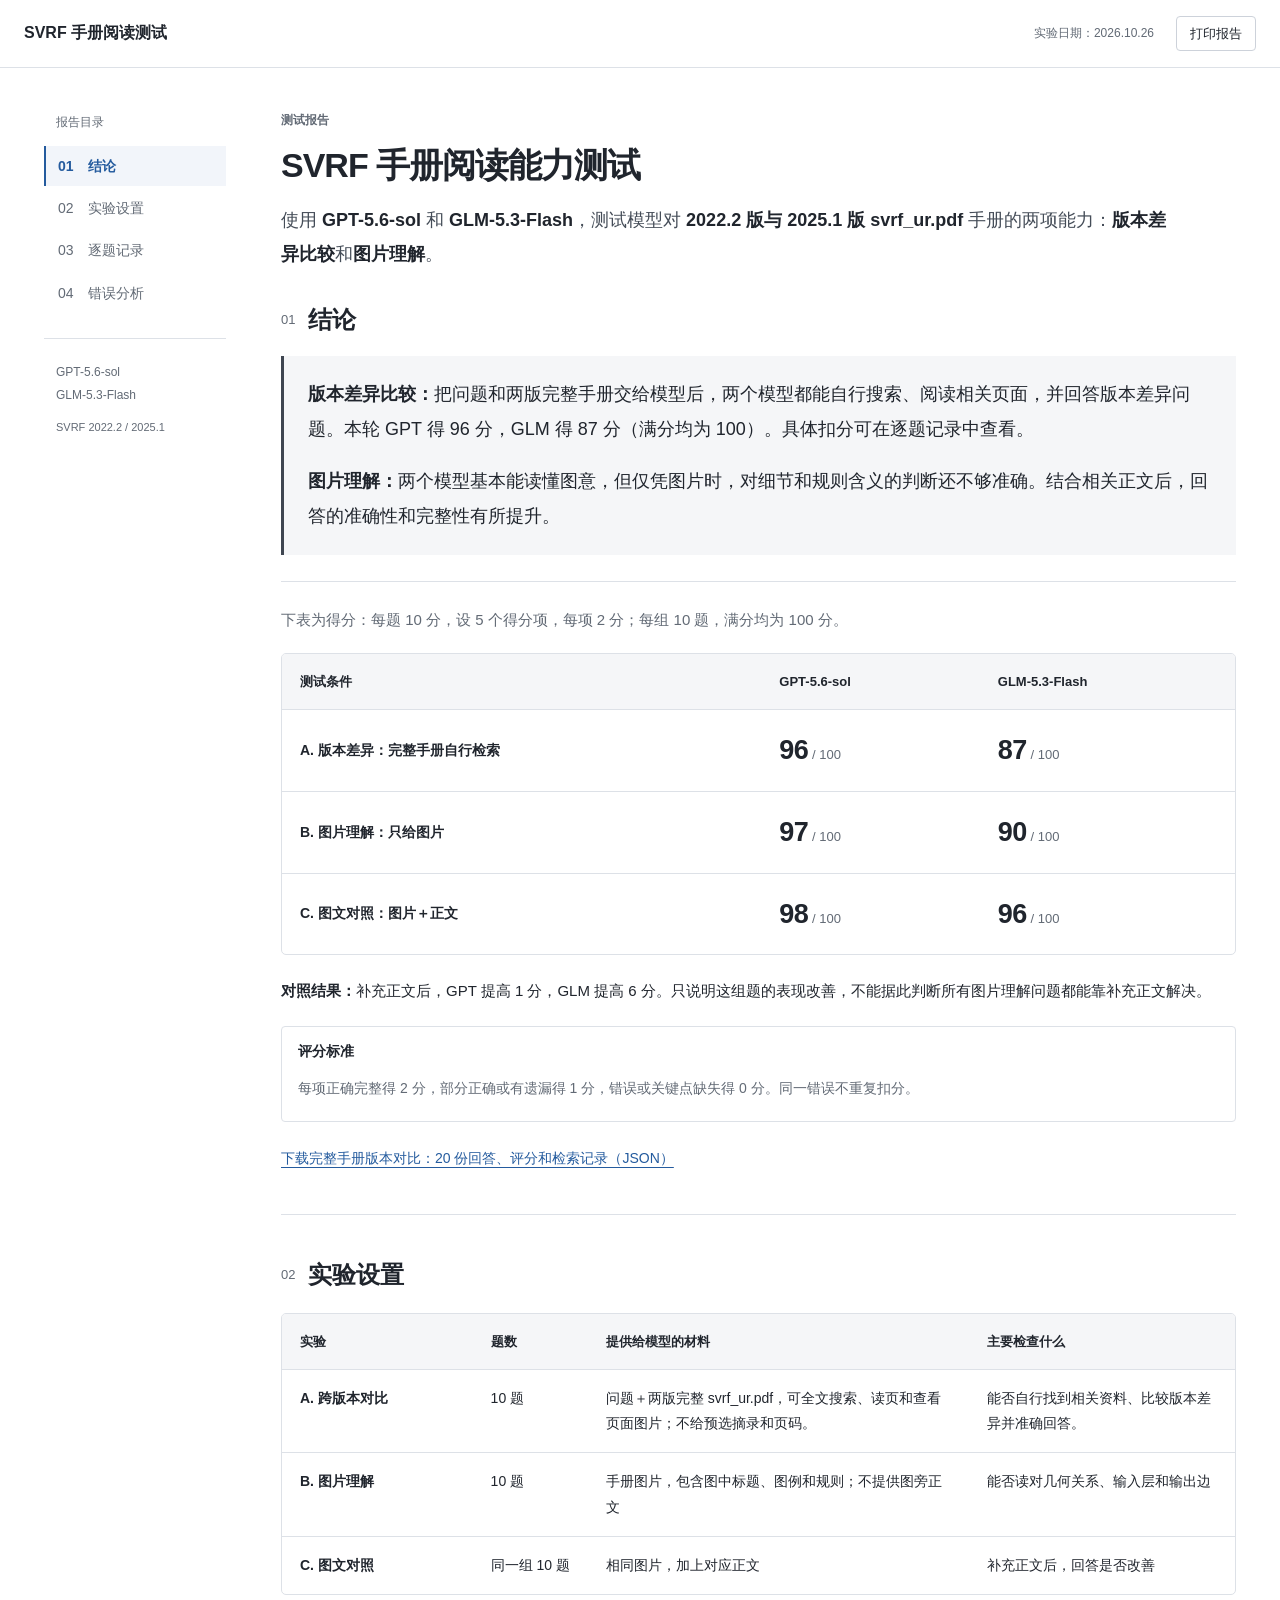
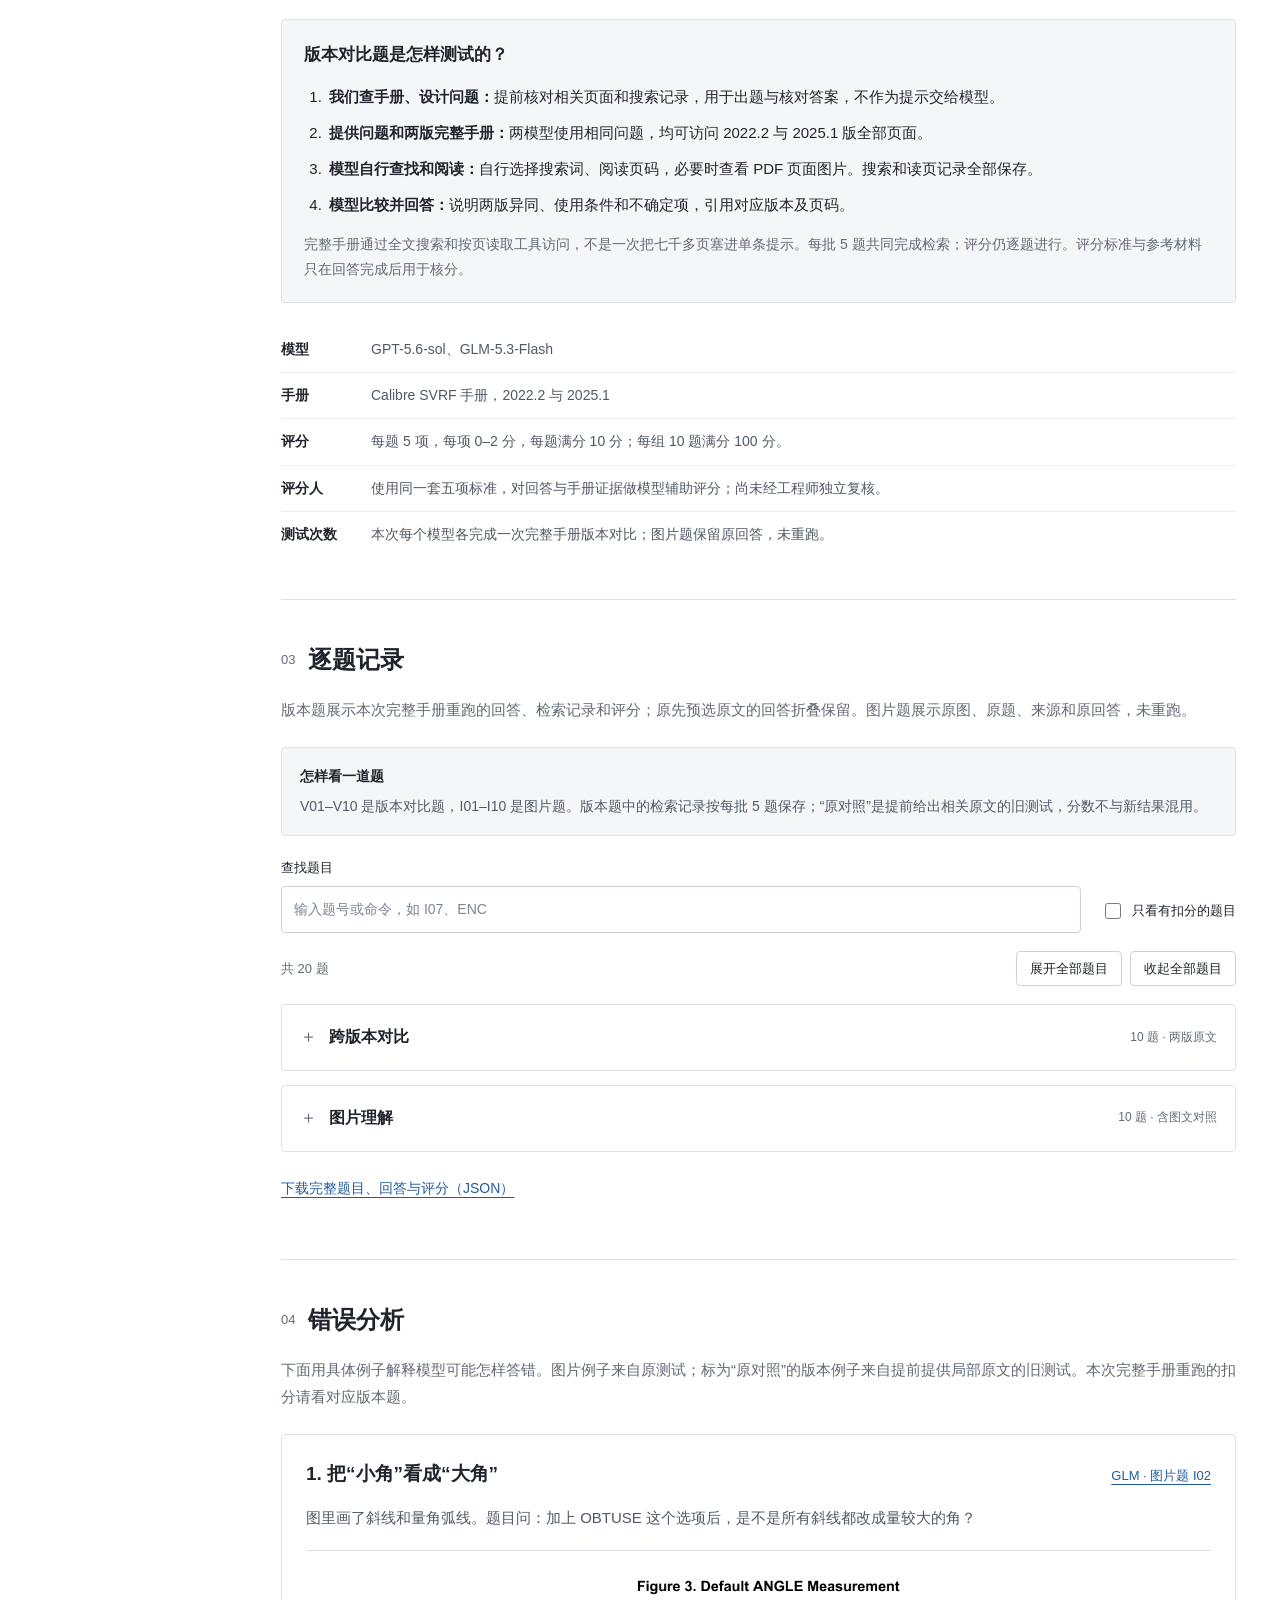
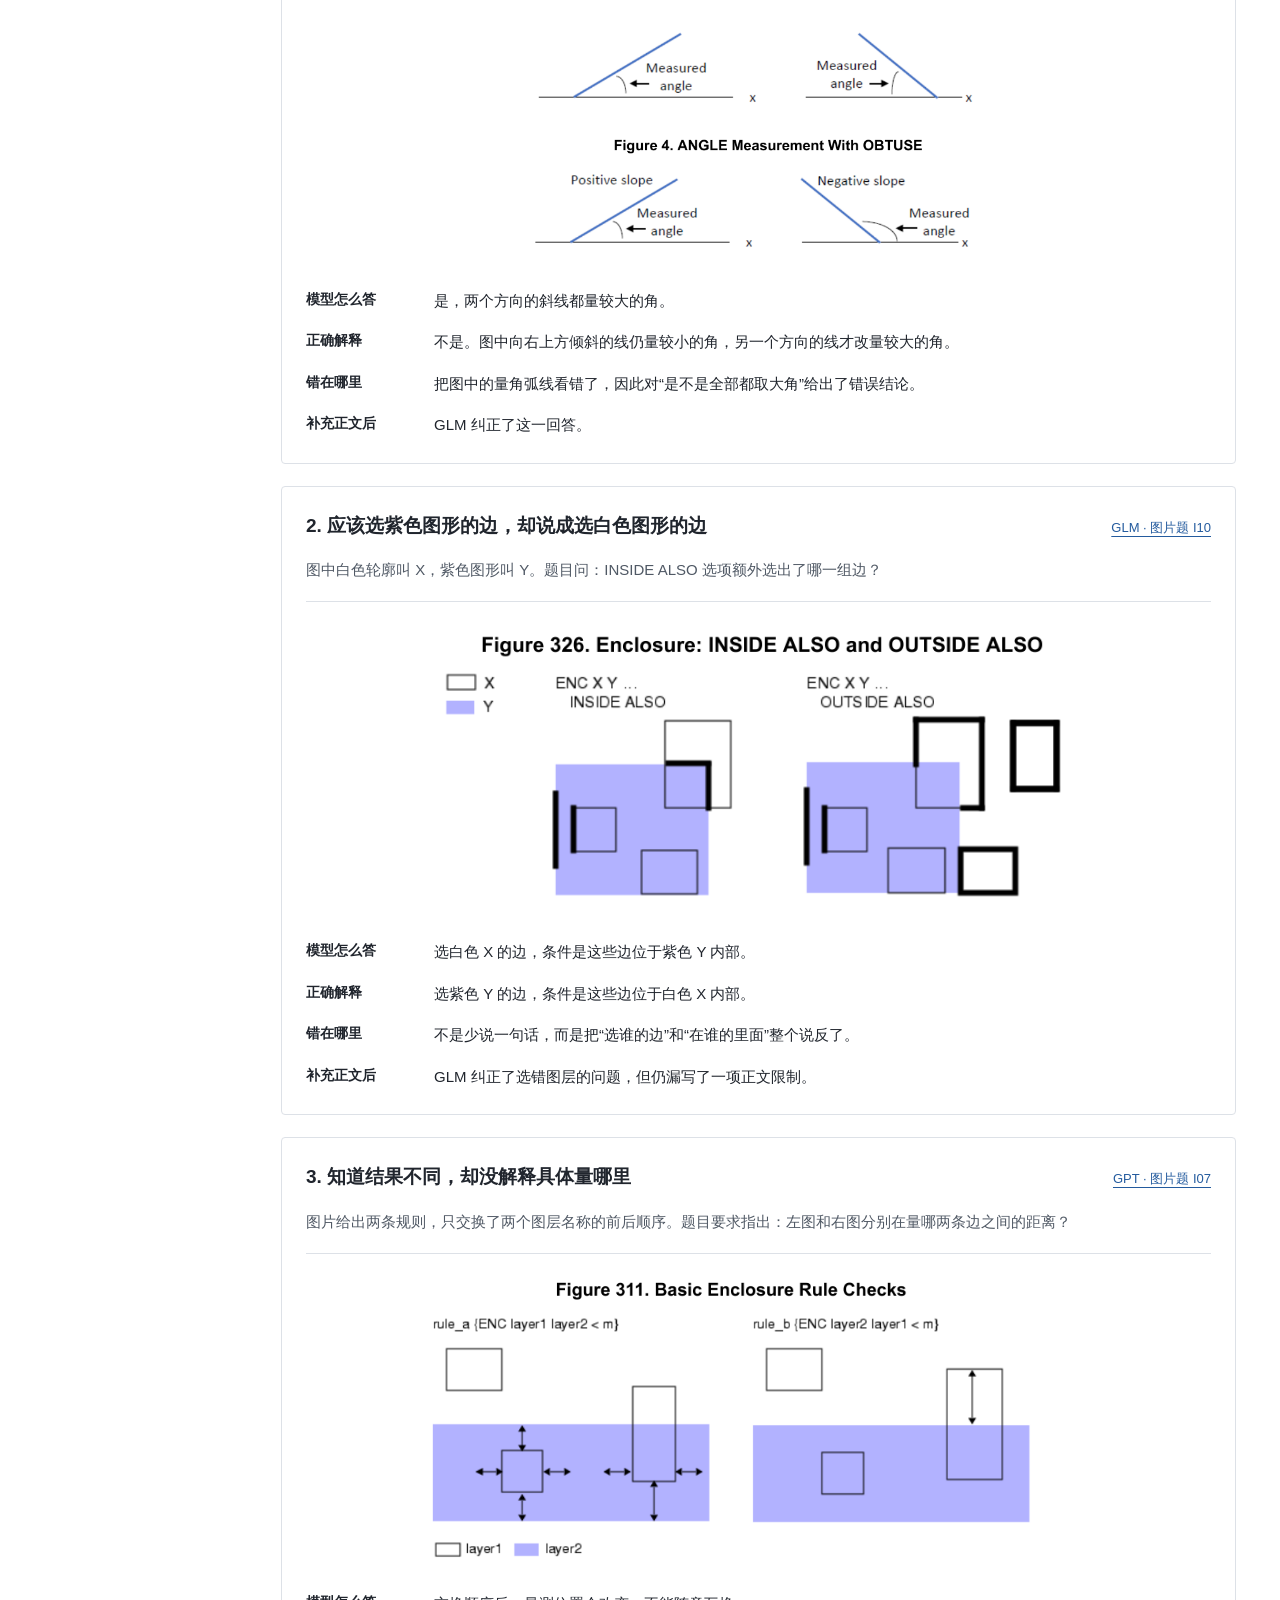
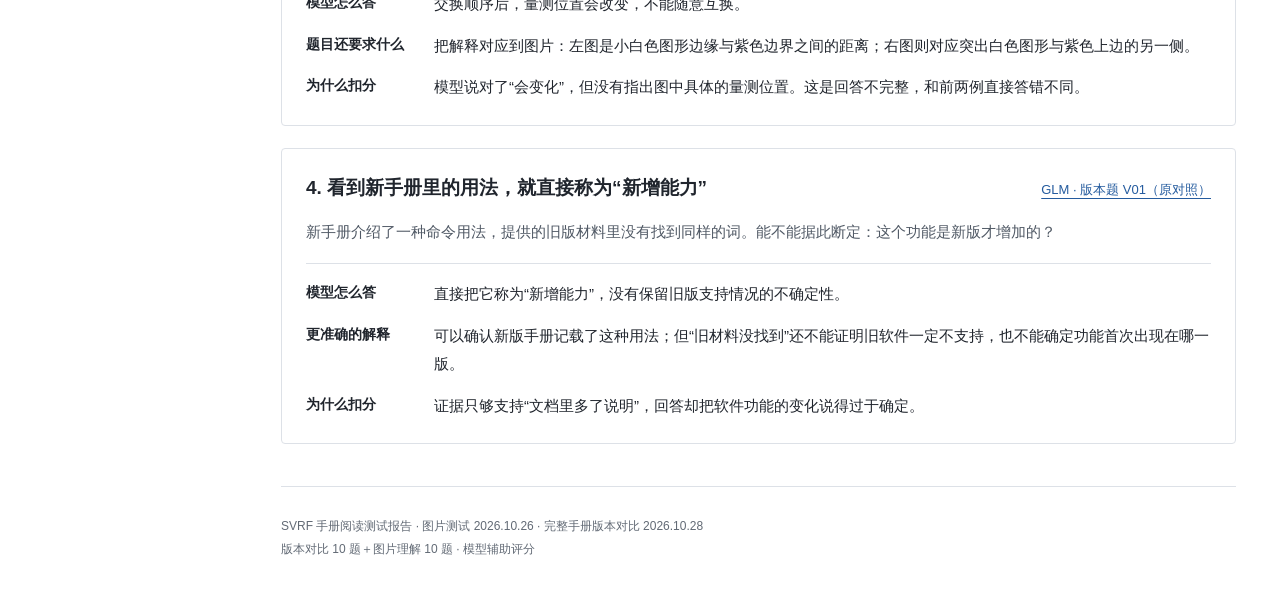
<file: index.html>
<!DOCTYPE html>

<html lang="zh-CN"><head><meta charset="utf-8"/><meta content="width=device-width,initial-scale=1" name="viewport"/><meta content="0;url=v2/" http-equiv="refresh"/><title>SVRF 手册阅读测试报告</title><link href="https://ligouhei.github.io/svrf-manual-model-report/v2/" rel="canonical"/></head><body><p><a href="v2/">打开报告</a></p><script>location.replace('v2/'+location.search+location.hash);</script></body></html>
</file>
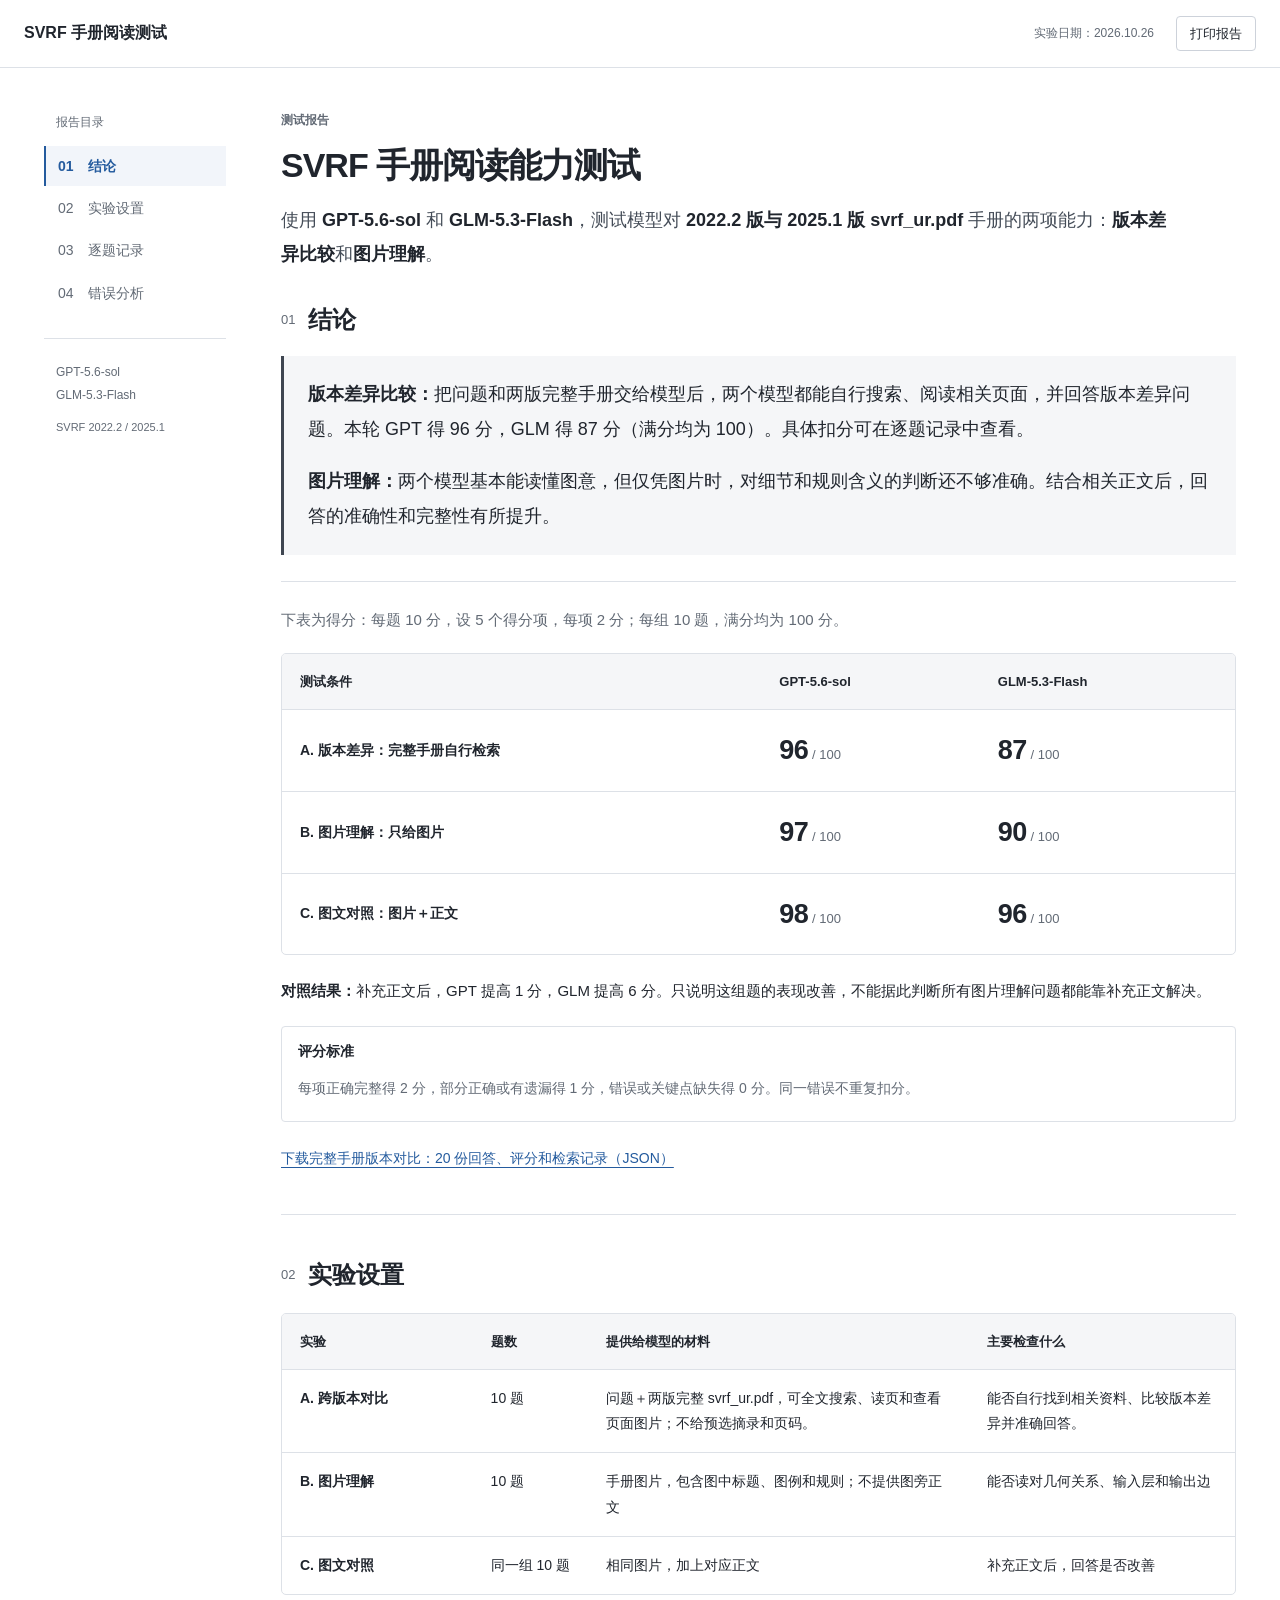
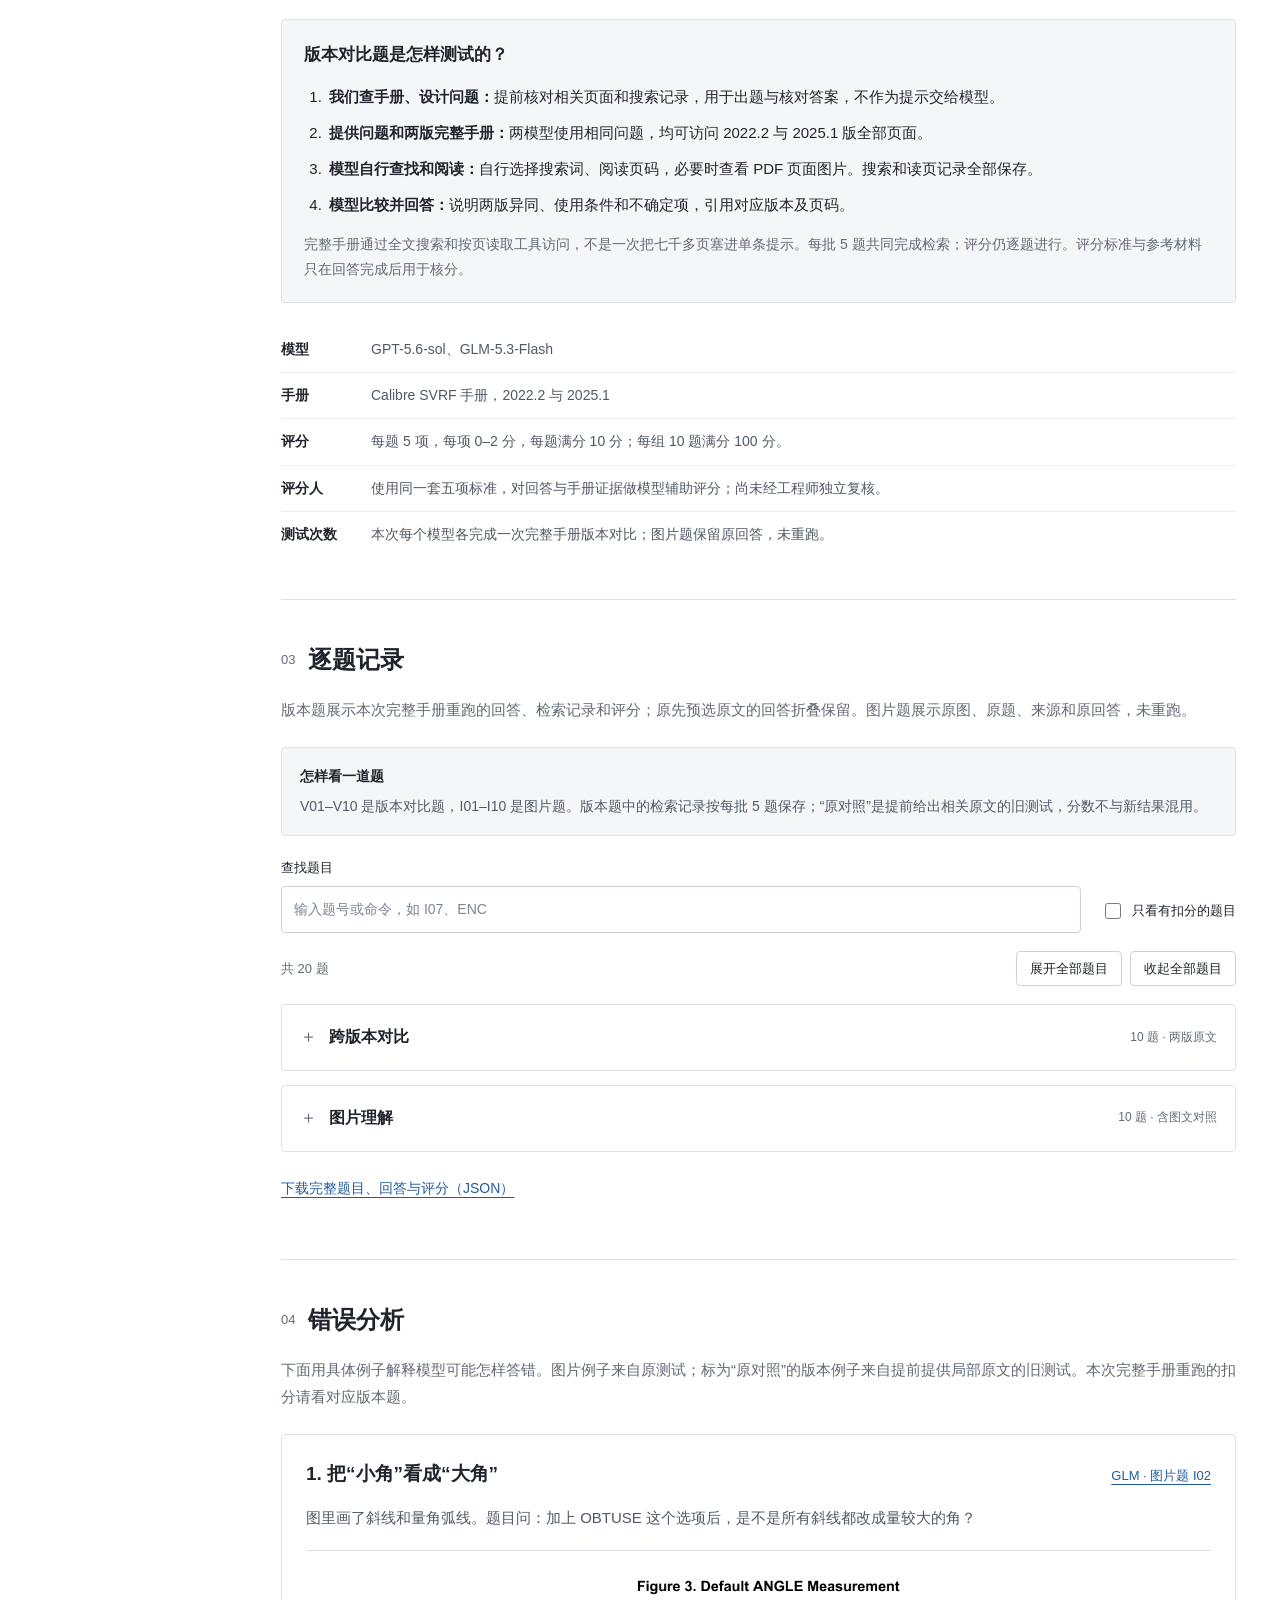
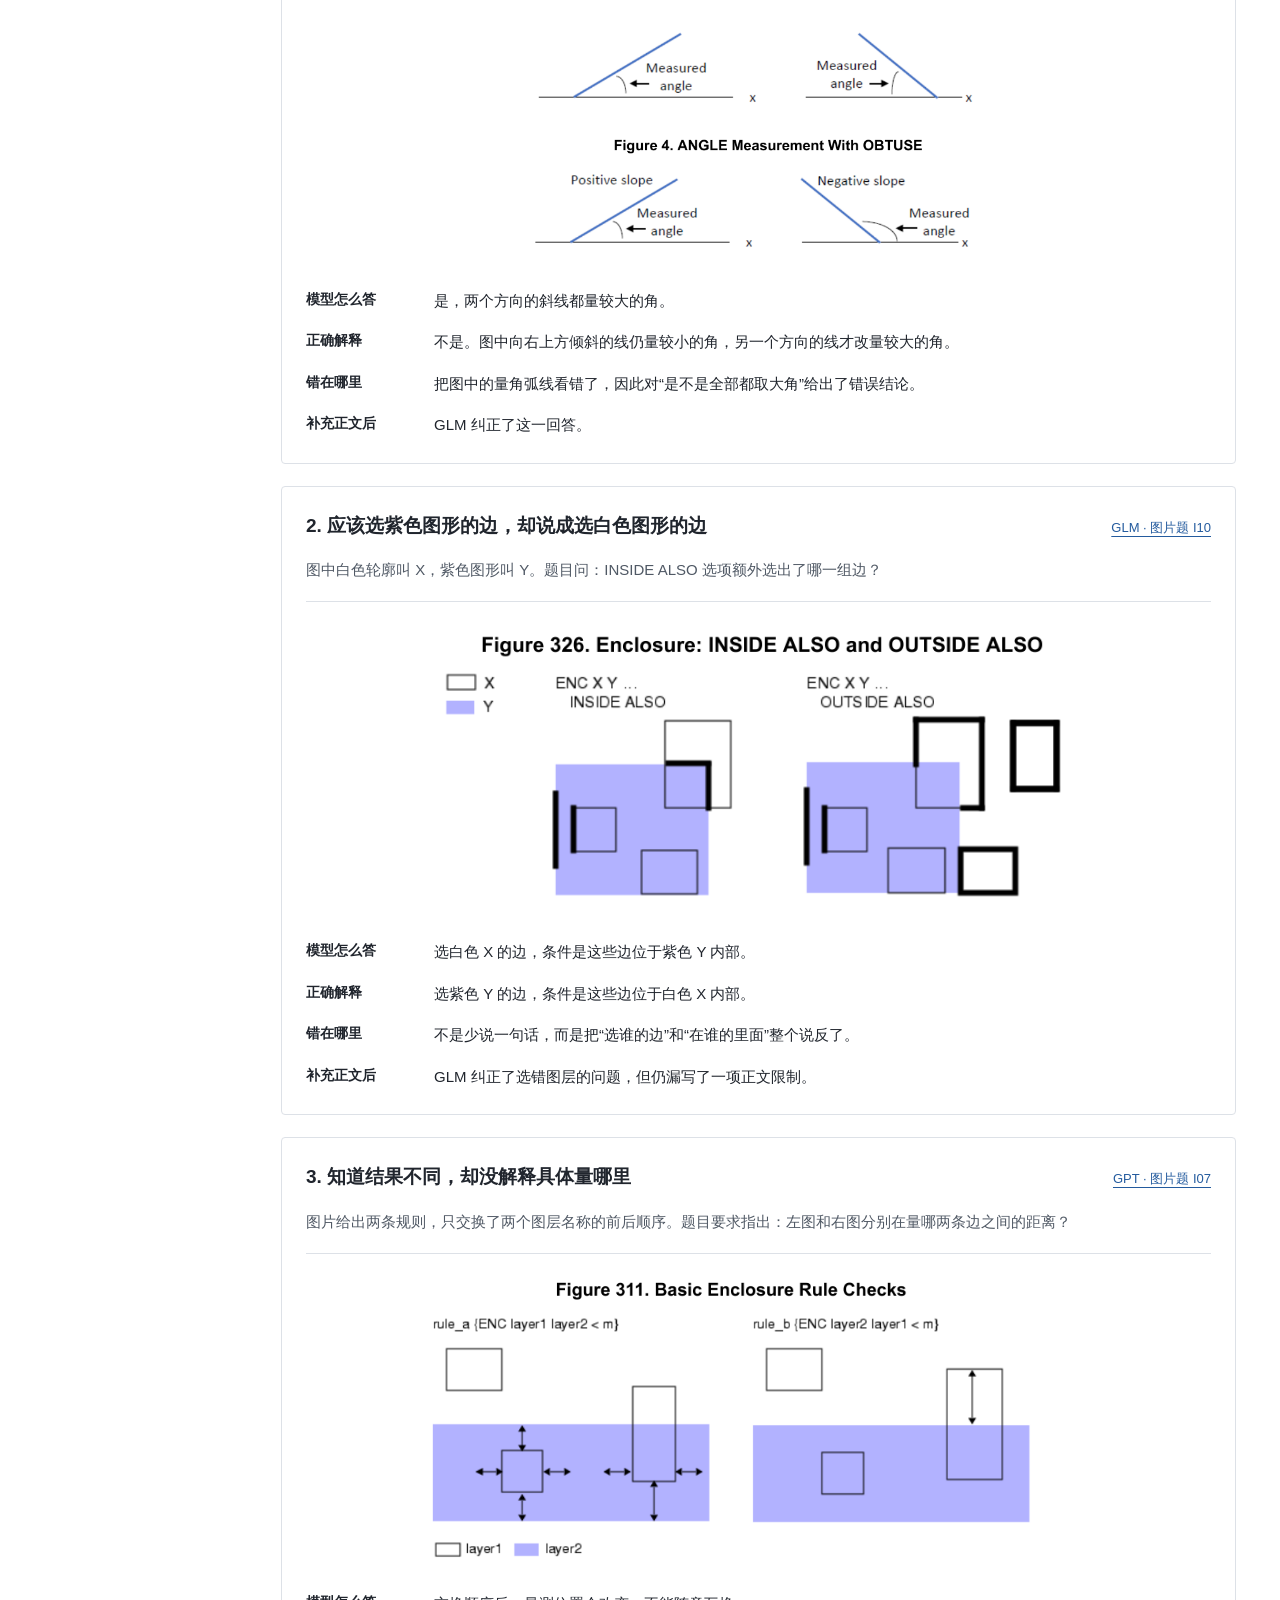
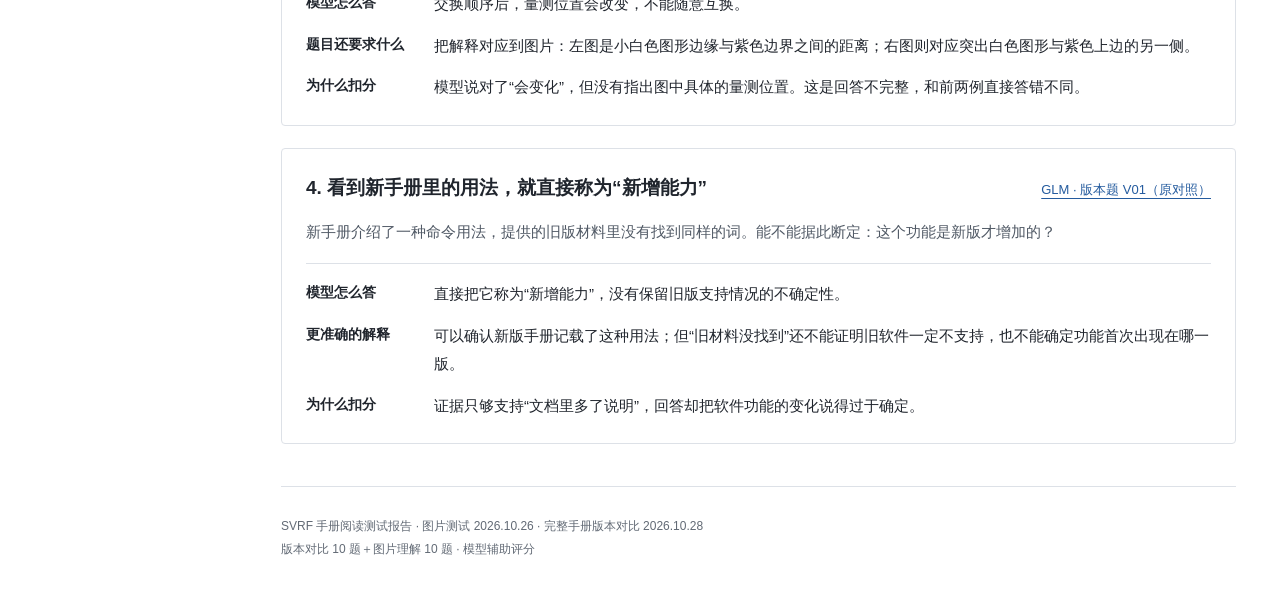
<file: v2/index.html>
<!DOCTYPE html>

<html lang="zh-CN">
<head>
<meta charset="utf-8"/><meta content="width=device-width,initial-scale=1" name="viewport"/>
<meta content="SVRF 手册阅读测试：实验设置、双模型评分、错误案例和改进建议。" name="description"/>
<title>SVRF 手册阅读测试报告</title>
<link href="style.css?v=20261028-v2" rel="stylesheet"/>
<script defer="" src="report.js?v=20261028-clear-summary"></script>
</head>
<body>
<a class="skip-link" href="#main">跳到正文</a>
<header class="top"><a class="brand" href="#conclusions">SVRF 手册阅读测试</a><div class="top-actions"><span>实验日期：2026.10.26</span><button id="print" type="button">打印报告</button></div></header>
<div class="report-layout">
<aside class="sidebar"><nav aria-label="报告目录"><p class="nav-label">报告目录</p><a href="#conclusions">01　结论</a><a href="#experiment">02　实验设置</a><a href="#evidence">03　逐题记录</a><a href="#errors">04　错误分析</a></nav><p class="sidebar-note">GPT-5.6-sol<br/>GLM-5.3-Flash<br/><span>SVRF 2022.2 / 2025.1</span></p></aside>
<main id="main">
<section class="report-section introduction" id="conclusions">
<p class="report-label">测试报告</p><h1>SVRF 手册阅读能力测试</h1>
<p class="lead">使用 <strong>GPT-5.6-sol</strong> 和 <strong>GLM-5.3-Flash</strong>，测试模型对 <strong>2022.2 版与 2025.1 版 svrf_ur.pdf</strong> 手册的两项能力：<strong>版本差异比较</strong>和<strong>图片理解</strong>。</p>
<div class="section-heading"><span class="section-number">01</span><h2>结论</h2></div>
<div class="main-conclusion"><p><strong>版本差异比较：</strong>把问题和两版完整手册交给模型后，两个模型都能自行搜索、阅读相关页面，并回答版本差异问题。本轮 GPT 得 96 分，GLM 得 87 分（满分均为 100）。具体扣分可在逐题记录中查看。</p><p><strong>图片理解：</strong>两个模型基本能读懂图意，但仅凭图片时，对细节和规则含义的判断还不够准确。结合相关正文后，回答的准确性和完整性有所提升。</p></div>
<div aria-label="评分结果" class="conclusion-results" id="results">
<p class="section-intro">下表为得分：每题 10 分，设 5 个得分项，每项 2 分；每组 10 题，满分均为 100 分。</p>
<div class="table-wrap"><table class="results-table"><caption>两个模型在三种测试条件下的得分</caption><thead><tr><th>测试条件</th><th>GPT-5.6-sol</th><th>GLM-5.3-Flash</th></tr></thead><tbody><tr><th scope="row">A. 版本差异：完整手册自行检索</th><td><strong>96</strong><span> / 100</span></td><td><strong>87</strong><span> / 100</span></td></tr><tr><th scope="row">B. 图片理解：只给图片</th><td><strong>97</strong><span> / 100</span></td><td><strong>90</strong><span> / 100</span></td></tr><tr><th scope="row">C. 图文对照：图片＋正文</th><td><strong>98</strong><span> / 100</span></td><td><strong>96</strong><span> / 100</span></td></tr></tbody></table></div>
<p class="result-reading"><strong>对照结果：</strong>补充正文后，GPT 提高 1 分，GLM 提高 6 分。只说明这组题的表现改善，不能据此判断所有图片理解问题都能靠补充正文解决。</p>
<div class="method-note"><h3>评分标准</h3><div><p>每项正确完整得 2 分，部分正确或有遗漏得 1 分，错误或关键点缺失得 0 分。同一错误不重复扣分。</p></div></div>
<p class="download"><a download="version-full-manual-results.json" href="version-full-manual-results.json">下载完整手册版本对比：20 份回答、评分和检索记录（JSON）</a></p></div></section>
<section class="report-section" id="experiment">
<div class="section-heading"><span class="section-number">02</span><h2>实验设置</h2></div>
<div class="table-wrap"><table><caption>测试内容与材料提供方式</caption><thead><tr><th>实验</th><th>题数</th><th>提供给模型的材料</th><th>主要检查什么</th></tr></thead><tbody>
<tr><th scope="row">A. 跨版本对比</th><td>10 题</td><td>问题＋两版完整 svrf_ur.pdf，可全文搜索、读页和查看页面图片；不给预选摘录和页码。</td><td>能否自行找到相关资料、比较版本差异并准确回答。</td></tr>
<tr><th scope="row">B. 图片理解</th><td>10 题</td><td>手册图片，包含图中标题、图例和规则；不提供图旁正文</td><td>能否读对几何关系、输入层和输出边</td></tr>
<tr><th scope="row">C. 图文对照</th><td>同一组 10 题</td><td>相同图片，加上对应正文</td><td>补充正文后，回答是否改善</td></tr>
</tbody></table></div><div class="experiment-flow"><h3>版本对比题是怎样测试的？</h3><ol><li><strong>我们查手册、设计问题：</strong>提前核对相关页面和搜索记录，用于出题与核对答案，不作为提示交给模型。</li><li><strong>提供问题和两版完整手册：</strong>两模型使用相同问题，均可访问 2022.2 与 2025.1 版全部页面。</li><li><strong>模型自行查找和阅读：</strong>自行选择搜索词、阅读页码，必要时查看 PDF 页面图片。搜索和读页记录全部保存。</li><li><strong>模型比较并回答：</strong>说明两版异同、使用条件和不确定项，引用对应版本及页码。</li></ol><p>完整手册通过全文搜索和按页读取工具访问，不是一次把七千多页塞进单条提示。每批 5 题共同完成检索；评分仍逐题进行。评分标准与参考材料只在回答完成后用于核分。</p></div>
<dl class="settings"><div><dt>模型</dt><dd>GPT-5.6-sol、GLM-5.3-Flash</dd></div><div><dt>手册</dt><dd>Calibre SVRF 手册，2022.2 与 2025.1</dd></div><div><dt>评分</dt><dd>每题 5 项，每项 0–2 分，每题满分 10 分；每组 10 题满分 100 分。</dd></div><div><dt>评分人</dt><dd>使用同一套五项标准，对回答与手册证据做模型辅助评分；尚未经工程师独立复核。</dd></div><div><dt>测试次数</dt><dd>本次每个模型各完成一次完整手册版本对比；图片题保留原回答，未重跑。</dd></div></dl>
</section>
<section class="report-section evidence-section" id="evidence">
<div class="section-heading"><span class="section-number">03</span><h2>逐题记录</h2></div><p class="section-intro">版本题展示本次完整手册重跑的回答、检索记录和评分；原先预选原文的回答折叠保留。图片题展示原图、原题、来源和原回答，未重跑。</p><div class="question-guide"><strong>怎样看一道题</strong><p>V01–V10 是版本对比题，I01–I10 是图片题。版本题中的检索记录按每批 5 题保存；“原对照”是提前给出相关原文的旧测试，分数不与新结果混用。</p></div>
<div class="evidence-tools"><label for="question-search">查找题目<input autocomplete="off" id="question-search" placeholder="输入题号或命令，如 I07、ENC" type="search"/></label><label class="checkbox-label"><input id="errors-only" type="checkbox"/>只看有扣分的题目</label></div>
<div class="evidence-actions"><span id="question-count" role="status">共 20 题</span><div><button id="expand-questions" type="button">展开全部题目</button><button id="collapse-questions" type="button">收起全部题目</button></div></div>
<details class="evidence-group" id="versions"><summary>跨版本对比<span>10 题 · 两版原文</span></summary><div class="question-list"><details class="bench-question" data-has-error="true" id="V01"><summary><span><span class="question-name">V01 · 升级后，旧的图形分析命令还在吗？</span><span class="question-purpose">区分“旧命令被替换”和“旧命令增加新用法”。</span></span><span class="question-scores">GPT 10 / GLM 9</span></summary><div class="bench-question-body"><div class="question-explainer"><h3>这题在测什么</h3><p>DFM Pattern Analyze 用来分析版图中的图形。本题比较两版说明，检查模型能否把原有用法和新版文档中的扩展分清。</p><h3>让模型回答什么</h3><ol><li>旧命令是否仍然存在，还是被新版命令替换了？</li><li>PATTERN_SVRF 和 DFM Spec SVRF 怎样配合使用？</li><li>使用这条路径时，需要注意哪些运行条件？</li></ol><h3>给了模型什么材料</h3><p class="bench-source">提供 2022.2（3540 页）和 2025.1（3664 页）两版完整 svrf_ur.pdf；模型自行搜索和读页，未提前提供相关页码或摘录。</p><details class="original-prompt"><summary>查看原始测试题</summary><p>比较两版DFM Pattern Analyze：原有命令是否被替换？新版的PATTERN_SVRF与DFM Spec SVRF是怎样配合工作的？给出升级后使用这条路径时的注意事项。</p></details></div><div class="model-pair full-manual-answers"><div class="bench-answer"><h4>GPT-5.6-sol <span>10/10</span></h4><div class="original-answer"><p>原有的普通 `DFM PATTERN ANALYZE` 没有被替换；2025.1仍保留其对指定捕获区域内图形进行对称性分析、输出 pattern/difference 的用法。新版增加的是带 `PATTERN_SVRF` 的LSVRF路径。使用流程是：先用DFM Pattern Analyze分类，生成带Class/Xform属性的代表性标记或代表性包围框；再用`DFM SPEC SVRF`定义每个局部版图clip中执行的平面SVRF操作；最后由`DFM PATTERN ANALYZE PATTERN_SVRF ... FILE spec(...)`按代表pattern启动独立flat Calibre进程，并把结果按guide层的Class/Xform复制回原位置，或无guide时放到顶层规则网格。注意：必须使用`-hier`；svrf_block中的命令须支持flat模式，所需许可证由其中的操作决定；不能用FullScale（`-pto`）；含连接性或DFM Function/Import时需MTflex；不要随意使用依赖方向的操作，因为clip会变换到canonical orientation。</p><p class="bench-source">引用：2022.2 PDF p.482/483/484；2025.1 PDF p.552/3455/3456/3462/3463/3469/3471</p></div><details><summary>检索记录（本批 5 题）</summary><ol class="retrieval-log"><li>搜索 两版手册：DFM Pattern Analyze；命中 45 页。</li><li>搜索 两版手册：PATTERN_SVRF；命中 21 页。</li><li>搜索 两版手册：DFM Teardrop Analyze；命中 10 页。</li><li>搜索 两版手册：multigon；命中 14 页。</li><li>搜索 两版手册：MARKER_CENTER；命中 4 页。</li><li>搜索 两版手册：MASK_CENTER；命中 5 页。</li><li>搜索 两版手册：ENC；命中 6590 页。</li><li>阅读 2022.2 PDF 第 482、483、484、485 页。</li><li>阅读 2025.1 PDF 第 549、550、551、552 页。</li><li>阅读 2025.1 PDF 第 1461、1462 页。</li><li>阅读 2025.1 PDF 第 977、978、979、980 页。</li><li>阅读 2025.1 PDF 第 3455、3456、3457、3458 页。</li><li>阅读 2025.1 PDF 第 3462、3463、3464、3465 页。</li><li>阅读 2025.1 PDF 第 3469、3470、3471、3472 页。</li><li>搜索 两版手册：ENC via metal；命中 0 页。</li><li>搜索 两版手册：DFM PATTERN ANALYZE replaced；命中 0 页。</li><li>搜索 两版手册：PATTERN_SVRF replacement；命中 0 页。</li><li>搜索 2022.2：Layout Multigon Layer；命中 0 页。</li><li>搜索 2022.2：LAYOUT MULTIGON LAYER；命中 0 页。</li><li>搜索 两版手册：zero distance；命中 0 页。</li><li>搜索 两版手册：0.04；命中 36 页。</li><li>搜索 两版手册：ENCLOSURE；命中 466 页。</li><li>阅读 2025.1 PDF 第 552、553、554、555 页。</li><li>阅读 2022.2 PDF 第 1052、1053、1054、1055 页。</li><li>搜索 两版手册：zero-distance；命中 0 页。</li><li>搜索 2025.1：Enclosure
；命中 72 页。</li><li>阅读 2022.2 PDF 第 7、10、11 页。</li><li>搜索 2022.2：teardrop；命中 0 页。</li><li>阅读 2025.1 PDF 第 3459、3460、3466、3467 页。</li><li>阅读 2025.1 PDF 第 1186、1187、1188、1189 页。</li><li>阅读 2022.2 PDF 第 1056、1057、1058、1059 页。</li><li>搜索 两版手册：intersecting edge pairs are never measured；命中 1 页。</li><li>搜索 两版手册：ABUT SINGULAR；命中 0 页。</li><li>搜索 两版手册：INTERSECTING ONLY；命中 31 页。</li><li>搜索 两版手册：LAYOUT MULTIGON；命中 12 页。</li><li>搜索 两版手册：curvilinear magic bytes；命中 1 页。</li><li>阅读 2025.1 PDF 第 1199、1200、1201 页。</li><li>阅读 2022.2 PDF 第 1067、1068、1069 页。</li><li>搜索 2022.2：multigon；命中 0 页。</li><li>搜索 2022.2：Calibre Curvilinear Mask Rule Check；命中 0 页。</li><li>阅读 2022.2 PDF 第 8 页。</li><li>阅读 2025.1 PDF 第 1438、981 页。</li><li>搜索 2022.2：DFM Spec SVRF；命中 0 页。</li></ol></details><details><summary>评分依据（5 项）</summary><ol class="check-list"><li><b>2/2 </b>区分旧命令已有与新版文档中的路径扩展，不声称整个命令新增<small>明确说明普通DFM PATTERN ANALYZE未被替换，将PATTERN_SVRF作为新版文档中的LSVRF路径说明，没有将整个命令说成新增。</small></li><li><b>2/2 </b>旧版用于对称性分析等原用法<small>说明原有用法是在捕获区域内进行对称性分析并输出pattern/difference，与2022.2 pp482–483一致。</small></li><li><b>2/2 </b>新版unique layout clips/pattern class ID配合DFM Spec SVRF，独立flat进程<small>交代代表pattern、Class/Xform、局部clip、DFM SPEC SVRF中的操作以及独立flat进程，并说明按类别回写结果，覆盖2025.1 p138所述核心配合关系。</small></li><li><b>2/2 </b>迁移建议按路径选择并核验-hier等运行条件，而非替换所有旧规则<small>保留普通分析路径，并列出PATTERN_SVRF必须使用-hier、不能使用-pto、特定操作需要MTflex及操作许可证等条件，与2025.1 p3456一致。</small></li><li><b>2/2 </b>引用对应两版页码，且不由字面未命中推首次发布或旧二进制不支持<small>引用2022.2 pp482–483及2025.1 pp552、3456等对应页面，没有由旧版检索未命中推断首次发布或旧二进制不支持。</small></li></ol></details></div><div class="bench-answer"><h4>GLM-5.3-Flash <span>9/10</span></h4><div class="original-answer"><p>原有命令未被替换。两版手册中经典的『DFM Pattern Analyze』层操作（License: Calibre Pattern Matching，输出PATTERN_ALL_*/DIFF_ALL_*对称性与差分结果）在2025.1中仍然完整保留（2025.1第549-552页），只是新版在其下新增了『DFM Pattern Analyze With Local SVRF (LSVRF)』机制；2022.2版全文检索不到LSVRF/PATTERN_SVRF，该机制是2022.2→2025.1之间新增的。新版配合方式（2025.1第3462-3474页）：先用模式分类模式的DFM PATTERN ANALYZE对目标层分类，生成带Class ID和Xform属性的代表性层（capture_rep须来自MARKER_REP或BBOX_REP_UNMERGED输出），可选并发生成MARKER_ALL层作guide_layer；再用DFM SPEC SVRF语句定义svrf_block（对每个布局裁剪在独立平面Calibre进程中执行的SVRF命令），最后用DFM PATTERN ANALYZE PATTERN_SVRF ... FILE svrf_spec_name(input:output)调用，把每个独立平面进程的输出写回主层级数据库。注意事项：(1)必须以-hier命令行运行，PATTERN_SVRF要求层级模式；(2)不能用FullScale（-pto），支持-turbo/-hyper；SVRF块中用DFM Function或连通性操作时必须用Calibre MTflex；(3)LSVRF本身不需特别许可，但svrf_block中各操作需各自许可；(4)避免在svrf块中使用方向相关操作（如GROW），因为布局裁剪会被旋转到规范方向，可能导致结果不符预期；(5)指定guide_layer时输出复制到同类ID位置并按Xform变换，未指定时输出放到顶cell规则网格上（间距为最大pattern两倍）；(6)svrf_block中的命令必须支持平面(flat)运行。</p><p class="bench-source">引用：2025.1 PDF p.549/552/3455/3456/3462/3463/3469/3470/3471/3472</p><p>未确认的内容：无法仅凭两版手册断定LSVRF/PATTERN_SVRF首次发布的具体版本，只能确定2022.2中没有、2025.1中已有。</p></div><p class="score-reason">扣分原因：把旧版文档未检出提升为机制在两版之间新增的结论，并缺少旧版条目页码。</p><details><summary>检索记录（本批 5 题）</summary><ol class="retrieval-log"><li>搜索 两版手册：Pattern Analyze；命中 45 页。</li><li>搜索 两版手册：Teardrop Analyze；命中 10 页。</li><li>搜索 两版手册：multigon；命中 14 页。</li><li>搜索 两版手册：PATTERN_SVRF；命中 21 页。</li><li>阅读 2022.2 PDF 第 482、483、484、485 页。</li><li>阅读 2025.1 PDF 第 549、550、551、552 页。</li><li>搜索 两版手册：MARKER_CENTER；命中 4 页。</li><li>搜索 两版手册：DFM Spec SVRF；命中 33 页。</li><li>阅读 2025.1 PDF 第 977、978、979、980 页。</li><li>阅读 2025.1 PDF 第 1461、1462 页。</li><li>搜索 2022.2：Multigon；命中 0 页。</li><li>搜索 两版手册：zero distance；命中 0 页。</li><li>阅读 2025.1 PDF 第 3455、3456、3457、3458 页。</li><li>阅读 2025.1 PDF 第 3469、3470、3471、3472 页。</li><li>搜索 2022.2：LSVRF；命中 0 页。</li><li>搜索 两版手册：zero；命中 578 页。</li><li>搜索 两版手册：coincident；命中 311 页。</li><li>搜索 两版手册：touching；命中 76 页。</li><li>搜索 2022.2：TEARDROP；命中 0 页。</li><li>搜索 2025.1：touching/coincident；命中 2 页。</li><li>阅读 2025.1 PDF 第 981、982 页。</li><li>阅读 2025.1 PDF 第 3463、3464 页。</li><li>阅读 2022.2 PDF 第 1056 页。</li><li>阅读 2025.1 PDF 第 1189 页。</li></ol></details><details><summary>评分依据（5 项）</summary><ol class="check-list"><li><b>2/2 </b>区分旧命令已有与新版文档中的路径扩展，不声称整个命令新增<small>明确区分经典对称性分析命令与PATTERN_SVRF路径，并说明经典命令在新版仍保留。</small></li><li><b>2/2 </b>旧版用于对称性分析等原用法<small>正确指出经典用法输出PATTERN_ALL_*和DIFF_ALL_*对称性及差分结果，符合2022.2 pp482–483。</small></li><li><b>2/2 </b>新版unique layout clips/pattern class ID配合DFM Spec SVRF，独立flat进程<small>说明分类代表层、Class ID、独立布局clip、DFM SPEC SVRF块、独立flat进程及向主层级数据库回写，核心机制完整。</small></li><li><b>2/2 </b>迁移建议按路径选择并核验-hier等运行条件，而非替换所有旧规则<small>说明-hier、FullScale限制、MTflex触发条件、各操作许可证和flat支持要求，没有建议替换全部旧规则。</small></li><li><b>1/2 </b>引用对应两版页码，且不由字面未命中推首次发布或旧二进制不支持<small>新版页码对应相关主题，但未引用旧版pp482–483。另由旧版全文未命中断言该机制在2022.2至2025.1之间新增，超出文档检索能证明的范围；末尾承认不能确定具体首次发布版本，仍未消除这一推断。</small></li></ol></details></div></div><details class="previous-condition"><summary>原对照：提前提供相关原文的回答</summary><div class="model-pair"><div class="bench-answer"><h4>GPT‑5.6‑sol <span>10/10</span></h4><p>本题未扣分。</p><details><summary>查看原始回答</summary><div class="original-answer"><p><b>旧版事实：</b>2022.2 记载的是原有 DFM PATTERN ANALYZE，对称性输出包括 PATTERN_* 与 DIFF_*，未检出 PATTERN_SVRF 字面；这不能据此证明旧版不支持。</p><p><b>新版事实：</b>2025.1 仍保留 DFM Pattern Analyze，并新增/记载其 LSVRF 调用形式 PATTERN_SVRF。该调用按捕获区域构造唯一版图clip并关联pattern class ID；DFM Spec SVRF提供svrf_block，在独立flat Calibre进程中对每个clip执行，结果写入主层次数据库，并可按匹配class ID写回位置。</p><p><b>变化判断：</b>文档显示为新增LSVRF路径，不是原有命令被替换；旧命令语义未见被删除或改变的证据。</p><p><b>使用建议：</b>升级后使用 PATTERN_SVRF 必须带 -hier。DFM Spec SVRF中各操作仍需相应许可证；LSVRF本身不需专门许可证。使用DFM Function/Connectivity时需MTflex；不能使用 -pto FullScale平台。应分别验证clip、class ID及写回结果。</p><p><b>模型引用：</b>["Calibre SVRF Manual v2022.2, PDF pp.482–483", "Calibre SVRF Manual v2025.1, PDF p.138", "Calibre SVRF Manual v2025.1, PDF p.3456", "Calibre SVRF Manual v2025.1, PDF p.552"]</p><p><b>保留判断：</b>2022.2未检出PATTERN_SVRF仅说明所给资料未出现该字面，不能证明不支持，也不能确定PATTERN_SVRF的首次发布版本。</p></div></details><details><summary>评分依据（5 项）</summary><ol class="check-list"><li><b>2/2</b> 区分旧命令已有与新版文档中的路径扩展，不声称整个命令新增<small>符合本项要求。</small></li><li><b>2/2</b> 旧版用于对称性分析等原用法<small>符合本项要求。</small></li><li><b>2/2</b> 新版unique layout clips/pattern class ID配合DFM Spec SVRF，独立flat进程<small>符合本项要求。</small></li><li><b>2/2</b> 迁移建议按路径选择并核验-hier等运行条件，而非替换所有旧规则<small>符合本项要求。</small></li><li><b>2/2</b> 引用对应两版页码，且不由字面未命中推首次发布或旧二进制不支持<small>符合本项要求。</small></li></ol></details></div><div class="bench-answer"><h4>GLM‑5.3‑Flash <span>9/10</span></h4><p>把文档中的扩展直接写成“新增能力”，没有保留旧版二进制支持及首次发布版本的不确定性。</p><details><summary>查看原始回答</summary><div class="original-answer"><p><b>旧版事实：</b>2022.2手册中DFM Pattern Analyze为普通层操作，许可证Calibre Pattern Matching，输出分Pattern Output与Difference Output两类关键字，未见PATTERN_SVRF字样。</p><p><b>新版事实：</b>2025.1中DFM Pattern Analyze命令本身仍保留（p549-552），未被替换；新增PATTERN_SVRF关键字（p138、p552）：它使DFM Pattern Analyze成为LSVRF调用操作，构建含捕获区内输入层图形的唯一布局剪裁（每个剪裁对应唯一pattern位置及pattern class ID），并将DFM Spec SVRF语句svrf_block中指定的层操作应用于每个剪裁，在独立flat Calibre进程中执行，结果写回主层次数据库，可选按匹配class ID写到布局位置。</p><p><b>变化判断：</b>新增能力（在既有命令上叠加关键字），原命令保留</p><p><b>使用建议：</b>升级后使用该路径注意事项：运行模式必须带-hier；不能使用-pto（FullScale平台）；支持-turbo、-hyper与MTflex；当svrf_block中使用DFM Function Import/DFM Function或连接性语句时必须用MTflex；需持有svrf_block内各操作所需许可证，LSVRF本身不需特殊许可证（p3456）。PATTERN_SVRF详细说明见p3462章节。</p><p><b>模型引用：</b>[{"version": "2022.2", "pdf_pages": [482, 483]}, {"version": "2025.1", "pdf_pages": [138, 552, 3456]}]</p><p><b>保留判断：</b>p3462的详细章节内容未在所给资料中，具体语法细节无法确认。</p></div></details><details><summary>评分依据（5 项）</summary><ol class="check-list"><li><b>2/2</b> 区分旧命令已有与新版文档中的路径扩展，不声称整个命令新增<small>符合本项要求。</small></li><li><b>2/2</b> 旧版用于对称性分析等原用法<small>符合本项要求。</small></li><li><b>2/2</b> 新版unique layout clips/pattern class ID配合DFM Spec SVRF，独立flat进程<small>符合本项要求。</small></li><li><b>2/2</b> 迁移建议按路径选择并核验-hier等运行条件，而非替换所有旧规则<small>符合本项要求。</small></li><li><b>1/2</b> 引用对应两版页码，且不由字面未命中推首次发布或旧二进制不支持<small>把文档中的扩展直接写成“新增能力”，没有保留旧版二进制支持及首次发布版本的不确定性。</small></li></ol></details></div></div></details></div></details>
<details class="bench-question" data-has-error="true" id="V02"><summary><span><span class="question-name">V02 · 怎样读入并保留曲线图形（multigon）？</span><span class="question-purpose">检查模型能否找对设置，并说清使用条件。</span></span><span class="question-scores">GPT 9 / GLM 8</span></summary><div class="bench-question-body"><div class="question-explainer"><h3>这题在测什么</h3><p>multigon 是一种可以表示曲线的图形数据；polygon 是由直线边组成的多边形。本题问的是：读入版图时，怎样保留前者，而不转换成后者。</p><h3>让模型回答什么</h3><ol><li>应使用哪个设置，指定层时填层名还是层号？</li><li>哪些输入格式、Calibre 产品和许可证支持它？</li><li>仅凭这两版手册，能否确定该功能从哪一版开始支持？</li></ol><h3>给了模型什么材料</h3><p class="bench-source">提供 2022.2（3540 页）和 2025.1（3664 页）两版完整 svrf_ur.pdf；模型自行搜索和读页，未提前提供相关页码或摘录。</p><details class="original-prompt"><summary>查看原始测试题</summary><p>对比两版手册：想在读入版图时保留指定层的multigon，而不是转为普通polygon，应查什么设置？说明层名、输入/产品与许可证要求，以及两份手册能支持多强的版本结论。</p></details></div><div class="model-pair full-manual-answers"><div class="bench-answer"><h4>GPT-5.6-sol <span>9/10</span></h4><div class="original-answer"><p>应查`LAYOUT MULTIGON LAYER layer [...]`。layer必须是原始层的名称而不是层号；可列多个名称，含`*`通配符时必须用引号。该设置使指定层在读入OASIS、MEBES或VSB12数据时保留multigon，而不是转换为polygon；手册概述注明支持OASIS输入和extended MEBES job deck。它只用于Calibre nmDRC-H和Calibre FullScale，并要求Calibre Curvilinear Mask Rule Check许可证；产生multigon的操作也要求该许可证。保留结果写入OASIS数据库时仍为multigon，但写入ASCII或GDS结果库会转成未合并polygon。2022.2全文检索未检出该语句，2025.1有明确条目；因此最多能说“2025.1有文档、2022.2未检出”，不能据此断言该功能首次在2025.1发布或2022.2软件一定不支持。</p><p class="bench-source">引用：2025.1 PDF p.1461/1462/1438</p><p>未确认的内容：2022.2未检出对应条目，不能由此推出软件支持性的绝对结论或首次发布版本。</p></div><p class="score-reason">扣分原因：遗漏LAYOUT SYSTEM必须为OASIS或MFG这一决定语句是否生效的条件。</p><details><summary>检索记录（本批 5 题）</summary><ol class="retrieval-log"><li>搜索 两版手册：DFM Pattern Analyze；命中 45 页。</li><li>搜索 两版手册：PATTERN_SVRF；命中 21 页。</li><li>搜索 两版手册：DFM Teardrop Analyze；命中 10 页。</li><li>搜索 两版手册：multigon；命中 14 页。</li><li>搜索 两版手册：MARKER_CENTER；命中 4 页。</li><li>搜索 两版手册：MASK_CENTER；命中 5 页。</li><li>搜索 两版手册：ENC；命中 6590 页。</li><li>阅读 2022.2 PDF 第 482、483、484、485 页。</li><li>阅读 2025.1 PDF 第 549、550、551、552 页。</li><li>阅读 2025.1 PDF 第 1461、1462 页。</li><li>阅读 2025.1 PDF 第 977、978、979、980 页。</li><li>阅读 2025.1 PDF 第 3455、3456、3457、3458 页。</li><li>阅读 2025.1 PDF 第 3462、3463、3464、3465 页。</li><li>阅读 2025.1 PDF 第 3469、3470、3471、3472 页。</li><li>搜索 两版手册：ENC via metal；命中 0 页。</li><li>搜索 两版手册：DFM PATTERN ANALYZE replaced；命中 0 页。</li><li>搜索 两版手册：PATTERN_SVRF replacement；命中 0 页。</li><li>搜索 2022.2：Layout Multigon Layer；命中 0 页。</li><li>搜索 2022.2：LAYOUT MULTIGON LAYER；命中 0 页。</li><li>搜索 两版手册：zero distance；命中 0 页。</li><li>搜索 两版手册：0.04；命中 36 页。</li><li>搜索 两版手册：ENCLOSURE；命中 466 页。</li><li>阅读 2025.1 PDF 第 552、553、554、555 页。</li><li>阅读 2022.2 PDF 第 1052、1053、1054、1055 页。</li><li>搜索 两版手册：zero-distance；命中 0 页。</li><li>搜索 2025.1：Enclosure
；命中 72 页。</li><li>阅读 2022.2 PDF 第 7、10、11 页。</li><li>搜索 2022.2：teardrop；命中 0 页。</li><li>阅读 2025.1 PDF 第 3459、3460、3466、3467 页。</li><li>阅读 2025.1 PDF 第 1186、1187、1188、1189 页。</li><li>阅读 2022.2 PDF 第 1056、1057、1058、1059 页。</li><li>搜索 两版手册：intersecting edge pairs are never measured；命中 1 页。</li><li>搜索 两版手册：ABUT SINGULAR；命中 0 页。</li><li>搜索 两版手册：INTERSECTING ONLY；命中 31 页。</li><li>搜索 两版手册：LAYOUT MULTIGON；命中 12 页。</li><li>搜索 两版手册：curvilinear magic bytes；命中 1 页。</li><li>阅读 2025.1 PDF 第 1199、1200、1201 页。</li><li>阅读 2022.2 PDF 第 1067、1068、1069 页。</li><li>搜索 2022.2：multigon；命中 0 页。</li><li>搜索 2022.2：Calibre Curvilinear Mask Rule Check；命中 0 页。</li><li>阅读 2022.2 PDF 第 8 页。</li><li>阅读 2025.1 PDF 第 1438、981 页。</li><li>搜索 2022.2：DFM Spec SVRF；命中 0 页。</li></ol></details><details><summary>评分依据（5 项）</summary><ol class="check-list"><li><b>2/2 </b>仅判定2025.1有明确条目/旧版未找到，不断定首次发布或旧二进制不支持<small>明确将结论限制为2025.1有文档、2022.2未检出，并明确不能据此断定首次发布或旧软件不支持。</small></li><li><b>2/2 </b>旧版同名条目字面未命中；不伪造旧版页码或指导<small>报告2022.2全文检索未检出该语句，没有编造旧版对应页码或使用指导。</small></li><li><b>2/2 </b>LAYOUT MULTIGON LAYER指定原始层名而非层号，保留multigon而非转换polygon<small>命令、原始层名称要求、不能用层号及保留multigon的作用均与2025.1 p1461一致，还正确说明了通配符引号要求。</small></li><li><b>1/2 </b>准确区分输入/平台条件：OASIS/extended MEBES等，Layout System需OASIS或MFG；仅nmDRC-H/FullScale并需Curvilinear Mask Rule Check许可<small>正确说明OASIS、extended MEBES、MEBES/VSB12、适用产品及许可证，但遗漏p1461明确规定的生效条件：LAYOUT SYSTEM必须指定OASIS或MFG，否则该语句无效。</small></li><li><b>2/2 </b>迁移建议核验上述条件；引用2025.1 p1461及2022.2全册检索来源<small>列出可供迁移核验的输入、产品及许可证要求，引用2025.1 p1461，并明确报告2022.2全文检索结果。LAYOUT SYSTEM条件的遗漏已在上一项扣分，不重复扣分。</small></li></ol></details></div><div class="bench-answer"><h4>GLM-5.3-Flash <span>8/10</span></h4><div class="original-answer"><p>应查『Layout Multigon Layer』规范语句（用法：LAYOUT MULTIGON LAYER layer [layer...]）。2025.1手册（第1461-1462页）详细记载：它让指定原始层上的multigon（用方程而非分段线段描述的图形）在Calibre读入数据库时保留为multigon而不被转为普通多边形，覆盖默认处理行为。要求：层参数必须是原始层的名字（不能是层号），可含*通配符（需加引号）；LAYOUT SYSTEM须为OASIS或MFG格式（OASIS、MEBES/VSB12版图，且OASIS文件需含curvilinear magic bytes扩展，否则报LML错误）；仅用于Calibre nmDRC-H和Calibre FullScale；需要Calibre Curvilinear Mask Rule Check许可证，产生multigon层的操作同样需要该许可。限制：不能与Layout Path Layer指定同一层；不能与Layout Merge on Input YES、Snap Offgrid YES、Flatten Cell、Push Cell、Layout Window等语句同用；只有表99所列操作（AND、OR、XOR、Copy、DFM Copy、[Not] Area/Donut/Interact等）接受multigon层，其中仅Interact支持约束参数。输出到OASIS结果数据库时保留为multigon，输出到ASCII或GDS数据库时被转为未合并多边形。版本结论强度：2022.2手册全文检索不到Multigon，说明该语句在2022.2文档中不存在，到2025.1已收录；但仅凭两版手册无法断定其首次发布的具体版本。</p><p class="bench-source">引用：2025.1 PDF p.1461/1462/1438；2022.2 PDF p.</p><p>未确认的内容：2022.2手册中完全检索不到Multigon相关内容，故无法给出其在2022.2中的对应页；首次引入版本介于2022.2之后、2025.1之前，具体无法确定。</p></div><p class="score-reason">扣分原因：由文档未命中推断首次引入的版本区间；输入说明还遗漏extended MEBES job decks限定。</p><details><summary>检索记录（本批 5 题）</summary><ol class="retrieval-log"><li>搜索 两版手册：Pattern Analyze；命中 45 页。</li><li>搜索 两版手册：Teardrop Analyze；命中 10 页。</li><li>搜索 两版手册：multigon；命中 14 页。</li><li>搜索 两版手册：PATTERN_SVRF；命中 21 页。</li><li>阅读 2022.2 PDF 第 482、483、484、485 页。</li><li>阅读 2025.1 PDF 第 549、550、551、552 页。</li><li>搜索 两版手册：MARKER_CENTER；命中 4 页。</li><li>搜索 两版手册：DFM Spec SVRF；命中 33 页。</li><li>阅读 2025.1 PDF 第 977、978、979、980 页。</li><li>阅读 2025.1 PDF 第 1461、1462 页。</li><li>搜索 2022.2：Multigon；命中 0 页。</li><li>搜索 两版手册：zero distance；命中 0 页。</li><li>阅读 2025.1 PDF 第 3455、3456、3457、3458 页。</li><li>阅读 2025.1 PDF 第 3469、3470、3471、3472 页。</li><li>搜索 2022.2：LSVRF；命中 0 页。</li><li>搜索 两版手册：zero；命中 578 页。</li><li>搜索 两版手册：coincident；命中 311 页。</li><li>搜索 两版手册：touching；命中 76 页。</li><li>搜索 2022.2：TEARDROP；命中 0 页。</li><li>搜索 2025.1：touching/coincident；命中 2 页。</li><li>阅读 2025.1 PDF 第 981、982 页。</li><li>阅读 2025.1 PDF 第 3463、3464 页。</li><li>阅读 2022.2 PDF 第 1056 页。</li><li>阅读 2025.1 PDF 第 1189 页。</li></ol></details><details><summary>评分依据（5 项）</summary><ol class="check-list"><li><b>1/2 </b>仅判定2025.1有明确条目/旧版未找到，不断定首次发布或旧二进制不支持<small>主体承认不能确定具体首次发布版本，但uncertain_zh又断言首次引入版本介于2022.2之后、2025.1之前。旧版文档未命中不足以证明这一发布区间。</small></li><li><b>2/2 </b>旧版同名条目字面未命中；不伪造旧版页码或指导<small>明确报告2022.2全文检索未命中，没有为旧版编造对应页码或功能说明。</small></li><li><b>2/2 </b>LAYOUT MULTIGON LAYER指定原始层名而非层号，保留multigon而非转换polygon<small>正确给出语句用法、原始层名而非层号、通配符要求及读入时保留multigon的效果。</small></li><li><b>1/2 </b>准确区分输入/平台条件：OASIS/extended MEBES等，Layout System需OASIS或MFG；仅nmDRC-H/FullScale并需Curvilinear Mask Rule Check许可<small>正确列出LAYOUT SYSTEM OASIS/MFG、nmDRC-H/FullScale及许可证要求，但将输入概括为MEBES/VSB12，没有交代p1461概述对MEBES明确使用的extended MEBES job decks限定，输入条件说明不够完整。</small></li><li><b>2/2 </b>迁移建议核验上述条件；引用2025.1 p1461及2022.2全册检索来源<small>引用2025.1 p1461并报告2022.2全文检索，同时提供格式、平台、许可及兼容限制供核验。版本推断及输入限定问题已分别在对应项扣分。</small></li></ol></details></div></div><details class="previous-condition"><summary>原对照：提前提供相关原文的回答</summary><div class="model-pair"><div class="bench-answer"><h4>GPT‑5.6‑sol <span>10/10</span></h4><p>本题未扣分。</p><details><summary>查看原始回答</summary><div class="original-answer"><p><b>旧版事实：</b>2022.2资料未检出“Layout Multigon Layer”；仅凭字面缺失不能判定旧版不支持或该功能在2025.1才首次出现。</p><p><b>新版事实：</b>2025.1应查 LAYOUT MULTIGON LAYER layer [layer…]。layer必须是原始层名而非层号，可多个；含*的通配层名须加引号。用于保留OASIS输入及扩展MEBES job deck中的multigon；描述还列出MEBES/VSB12布局。仅用于Calibre nmDRC-H和Calibre FullScale，并要求Calibre Curvilinear Mask Rule Check许可证。若Layout System未指定OASIS或MFG格式则无效。</p><p><b>变化判断：</b>2025.1出现明确文档说明；相对2022.2的二进制变化及首次版本无法确定。</p><p><b>使用建议：</b>按原始层名配置该statement，必要时用带引号的通配符，并确认输入格式、产品模式和Curvilinear Mask Rule Check许可证；同时检查后续操作及结果数据库是否仍保留multigon。</p><p><b>模型引用：</b>["Calibre SVRF Manual v2025.1, PDF p.1461"]</p><p><b>保留判断：</b>旧版字面扫描为0，不足以证明旧版不支持；资料也不足以证明该statement或相关行为的首次发布版本。</p></div></details><details><summary>评分依据（5 项）</summary><ol class="check-list"><li><b>2/2</b> 仅判定2025.1有明确条目/旧版未找到，不断定首次发布或旧二进制不支持<small>符合本项要求。</small></li><li><b>2/2</b> 旧版同名条目字面未命中；不伪造旧版页码或指导<small>符合本项要求。</small></li><li><b>2/2</b> LAYOUT MULTIGON LAYER指定原始层名而非层号，保留multigon而非转换polygon<small>符合本项要求。</small></li><li><b>2/2</b> 准确区分输入/平台条件：OASIS/extended MEBES等，Layout System需OASIS或MFG；仅nmDRC-H/FullScale并需Curvilinear Mask Rule Check许可<small>符合本项要求。</small></li><li><b>2/2</b> 迁移建议核验上述条件；引用2025.1 p1461及2022.2全册检索来源<small>符合本项要求。</small></li></ol></details></div><div class="bench-answer"><h4>GLM‑5.3‑Flash <span>10/10</span></h4><p>本题未扣分。</p><details><summary>查看原始回答</summary><div class="original-answer"><p><b>旧版事实：</b>所给2022.2资料页未出现Layout Multigon Layer；对全文档的字面扫描'Layout Multigon Layer'为0次。按字面未检出不证明不支持的规则，不能据此断定2022.2不支持该语句。</p><p><b>新版事实：</b>2025.1手册明确记载LAYOUT MULTIGON LAYER layer [layer…]：为指定原始层保留multigon（由方程而非分段线性描述的图形），读入时不转为普通polygon。层名须为名称而非编号，可用带引号的*通配符；需Layout System指定OASIS或MFG格式，否则无效；支持OASIS、MEBES、VSB12输入；仅用于Calibre nmDRC-H与Calibre FullScale；要求Calibre Curvilinear Mask Rule Check许可证；只有Table 99列出的操作（AND、Copy、OR/XOR、Interact等）接受multigon-preserving层，且除Interact外不支持constraint参数。</p><p><b>变化判断：</b>仅新版文档可见；版本结论强度受限</p><p><b>使用建议：</b>查'Layout Multigon Layer'设置即可。两份手册能支持的结论是：2025.1明确支持该语句；2022.2只能说不确定，不能下'不支持'或'2025.1首次引入'的结论。</p><p><b>模型引用：</b>[{"version": "2025.1", "pdf_pages": [1461]}]</p><p><b>保留判断：</b>2022.2是否支持该语句无法由所给资料判定。</p></div></details><details><summary>评分依据（5 项）</summary><ol class="check-list"><li><b>2/2</b> 仅判定2025.1有明确条目/旧版未找到，不断定首次发布或旧二进制不支持<small>符合本项要求。</small></li><li><b>2/2</b> 旧版同名条目字面未命中；不伪造旧版页码或指导<small>符合本项要求。</small></li><li><b>2/2</b> LAYOUT MULTIGON LAYER指定原始层名而非层号，保留multigon而非转换polygon<small>符合本项要求。</small></li><li><b>2/2</b> 准确区分输入/平台条件：OASIS/extended MEBES等，Layout System需OASIS或MFG；仅nmDRC-H/FullScale并需Curvilinear Mask Rule Check许可<small>符合本项要求。</small></li><li><b>2/2</b> 迁移建议核验上述条件；引用2025.1 p1461及2022.2全册检索来源<small>符合本项要求。</small></li></ol></details></div></div></details></div></details>
<details class="bench-question" data-has-error="true" id="V03"><summary><span><span class="question-name">V03 · 零距离接触没被查出，是升级造成的吗？</span><span class="question-purpose">检查模型会不会把原有行为误判成版本变化。</span></span><span class="question-scores">GPT 9 / GLM 8</span></summary><div class="bench-question-body"><div class="question-explainer"><h3>这题在测什么</h3><p>ENC 用于检查图形的包围关系或包围距离。工程师发现两层图形恰好接触、距离为零时没有检查结果，怀疑是软件升级改变了行为。</p><h3>让模型回答什么</h3><ol><li>比较两版手册：零距离未被返回的行为是否发生了变化？</li><li>为什么把距离范围写成 &gt;=0 到 0.04，仍不能保证查到零距离接触？</li><li>如果要检查这类接触或重合，还需要考虑哪些选项？</li></ol><h3>给了模型什么材料</h3><p class="bench-source">提供 2022.2（3540 页）和 2025.1（3664 页）两版完整 svrf_ur.pdf；模型自行搜索和读页，未提前提供相关页码或摘录。</p><details class="original-prompt"><summary>查看原始测试题</summary><p>工程师认为ENC via metal &gt;=0 &lt;=0.04在升级后才不返回零距离接触/重合。请对比两版说明，判断是否发生变化，并说明距离约束和补抓零距离应怎样处理。</p></details></div><div class="model-pair full-manual-answers"><div class="bench-answer"><h4>GPT-5.6-sol <span>9/10</span></h4><div class="original-answer"><p>没有证据表明升级改变了这一点；两版Enclosure说明相同：`&gt;=0 &lt;=0.04`这类区间约束不会返回接触/重合的`=0`情况。原因是Enclosure默认不测相交边对；距离约束主要用于实际间距，且`&gt;=0`并不等价于自动捕获touching/coincident。应把零距离作为交互情形另行补抓：使用`ABUT`检查相交/相接边，若要限定角度可用例如`ABUT &lt; 90`；若只要零角度重合/inside coincidence，可用`ABUT == 0`（手册说明包含0的ABUT范围也会输出coincident-inside，且该事件无距离测量）；点到边或点到点奇异交互用`SINGULAR`，穿越重叠情形再考虑`OVERLAP`。如只想输出这些交互结果，可加`INTERSECTING ONLY`，但它必须跟在至少一个交互过滤器后。</p><p class="bench-source">引用：2022.2 PDF p.1056/1067/1068/1069；2025.1 PDF p.1186/1189/1199/1200/1201</p></div><p class="score-reason">扣分原因：遗漏Enclosure距离约束必须有上界的要求。</p><details><summary>检索记录（本批 5 题）</summary><ol class="retrieval-log"><li>搜索 两版手册：DFM Pattern Analyze；命中 45 页。</li><li>搜索 两版手册：PATTERN_SVRF；命中 21 页。</li><li>搜索 两版手册：DFM Teardrop Analyze；命中 10 页。</li><li>搜索 两版手册：multigon；命中 14 页。</li><li>搜索 两版手册：MARKER_CENTER；命中 4 页。</li><li>搜索 两版手册：MASK_CENTER；命中 5 页。</li><li>搜索 两版手册：ENC；命中 6590 页。</li><li>阅读 2022.2 PDF 第 482、483、484、485 页。</li><li>阅读 2025.1 PDF 第 549、550、551、552 页。</li><li>阅读 2025.1 PDF 第 1461、1462 页。</li><li>阅读 2025.1 PDF 第 977、978、979、980 页。</li><li>阅读 2025.1 PDF 第 3455、3456、3457、3458 页。</li><li>阅读 2025.1 PDF 第 3462、3463、3464、3465 页。</li><li>阅读 2025.1 PDF 第 3469、3470、3471、3472 页。</li><li>搜索 两版手册：ENC via metal；命中 0 页。</li><li>搜索 两版手册：DFM PATTERN ANALYZE replaced；命中 0 页。</li><li>搜索 两版手册：PATTERN_SVRF replacement；命中 0 页。</li><li>搜索 2022.2：Layout Multigon Layer；命中 0 页。</li><li>搜索 2022.2：LAYOUT MULTIGON LAYER；命中 0 页。</li><li>搜索 两版手册：zero distance；命中 0 页。</li><li>搜索 两版手册：0.04；命中 36 页。</li><li>搜索 两版手册：ENCLOSURE；命中 466 页。</li><li>阅读 2025.1 PDF 第 552、553、554、555 页。</li><li>阅读 2022.2 PDF 第 1052、1053、1054、1055 页。</li><li>搜索 两版手册：zero-distance；命中 0 页。</li><li>搜索 2025.1：Enclosure
；命中 72 页。</li><li>阅读 2022.2 PDF 第 7、10、11 页。</li><li>搜索 2022.2：teardrop；命中 0 页。</li><li>阅读 2025.1 PDF 第 3459、3460、3466、3467 页。</li><li>阅读 2025.1 PDF 第 1186、1187、1188、1189 页。</li><li>阅读 2022.2 PDF 第 1056、1057、1058、1059 页。</li><li>搜索 两版手册：intersecting edge pairs are never measured；命中 1 页。</li><li>搜索 两版手册：ABUT SINGULAR；命中 0 页。</li><li>搜索 两版手册：INTERSECTING ONLY；命中 31 页。</li><li>搜索 两版手册：LAYOUT MULTIGON；命中 12 页。</li><li>搜索 两版手册：curvilinear magic bytes；命中 1 页。</li><li>阅读 2025.1 PDF 第 1199、1200、1201 页。</li><li>阅读 2022.2 PDF 第 1067、1068、1069 页。</li><li>搜索 2022.2：multigon；命中 0 页。</li><li>搜索 2022.2：Calibre Curvilinear Mask Rule Check；命中 0 页。</li><li>阅读 2022.2 PDF 第 8 页。</li><li>阅读 2025.1 PDF 第 1438、981 页。</li><li>搜索 2022.2：DFM Spec SVRF；命中 0 页。</li></ol></details><details><summary>评分依据（5 项）</summary><ol class="check-list"><li><b>2/2 </b>正确判断这条语义两版一致而非升级回归<small>明确说明没有证据表明升级改变该行为，两版Enclosure说明相同。</small></li><li><b>2/2 </b>旧版已说明&gt;=0区间不返回touching/coincident=0<small>正确指出旧版已有区间约束不返回接触或重合零距离的说明，并引用2022.2 p1056。</small></li><li><b>2/2 </b>新版保留同样说明；不能说新增引用等于语义改变<small>正确说明2025.1保留同样行为，没有把新版补充的交叉引用解释为语义变化。</small></li><li><b>1/2 </b>距离约束须有上界；零距离用ABUT/SINGULAR等相关关键字，不靠把区间下限改成0<small>正确建议用ABUT、SINGULAR等交互关键字补抓零距离，也说明&gt;=0不会自动捕获零距离，但遗漏两版constraint正文均明确要求距离约束必须有上界。</small></li><li><b>2/2 </b>引用2022.2 p1056与2025.1 p1189；不把示意写法保证为所有几何/PDK完整覆盖<small>两处核心页码均正确引用，并根据接触、奇异交互、重叠等情况分别讨论，没有保证某个示意组合能覆盖所有几何或PDK。</small></li></ol></details></div><div class="bench-answer"><h4>GLM-5.3-Flash <span>8/10</span></h4><div class="original-answer"><p>没有发生变化。2022.2（第1056页）和2025.1（第1189页）在Enclosure操作的constraint说明中都有完全相同的注意事项：写成区间约束形式的『大于等于零』条件（如&gt;=0 &lt;=0.04）的Enclosure操作，不会返回接触/重合（=0距离）的情况。因此工程师认为『升级后才不报零距离接触/重合』是错误的——两版行为一致，这不是升级引起的改变，而是区间约束本身的固有行为。正确处理方法：(1)距离约束仍可写ENC via metal &gt;=0 &lt;=0.04用于检查0到0.04之间的间隙，但零距离情形不会命中；(2)要补抓零距离接触/重合，应使用ABUT和SINGULAR次级关键字来检查=0条件，例如 ENC via metal &lt; 0.04 ABUT == 0 OVERLAP SINGULAR 之类的组合（手册示例给出用ABUT == 0 OVERLAP SINGULAR捕捉重合边、交叉边和单点接触）；(3)手册还提示区间约束有时会产生意外结果，详见Calibre Verification User's Manual的『Interval Constraints for Output Suppression』一节。</p><p class="bench-source">引用：2022.2 PDF p.1056；2025.1 PDF p.1189</p><p>未确认的内容：无重大不确定；两版该注意事项文字一致。具体rule写法可再参考两版Enclosure示例页，但核心结论（需ABUT/SINGULAR补抓=0）已由正文明确。</p></div><p class="score-reason">扣分原因：遗漏距离约束必须有上界；对具体关键字组合的手册示例归因未得到所列引文支持。</p><details><summary>检索记录（本批 5 题）</summary><ol class="retrieval-log"><li>搜索 两版手册：Pattern Analyze；命中 45 页。</li><li>搜索 两版手册：Teardrop Analyze；命中 10 页。</li><li>搜索 两版手册：multigon；命中 14 页。</li><li>搜索 两版手册：PATTERN_SVRF；命中 21 页。</li><li>阅读 2022.2 PDF 第 482、483、484、485 页。</li><li>阅读 2025.1 PDF 第 549、550、551、552 页。</li><li>搜索 两版手册：MARKER_CENTER；命中 4 页。</li><li>搜索 两版手册：DFM Spec SVRF；命中 33 页。</li><li>阅读 2025.1 PDF 第 977、978、979、980 页。</li><li>阅读 2025.1 PDF 第 1461、1462 页。</li><li>搜索 2022.2：Multigon；命中 0 页。</li><li>搜索 两版手册：zero distance；命中 0 页。</li><li>阅读 2025.1 PDF 第 3455、3456、3457、3458 页。</li><li>阅读 2025.1 PDF 第 3469、3470、3471、3472 页。</li><li>搜索 2022.2：LSVRF；命中 0 页。</li><li>搜索 两版手册：zero；命中 578 页。</li><li>搜索 两版手册：coincident；命中 311 页。</li><li>搜索 两版手册：touching；命中 76 页。</li><li>搜索 2022.2：TEARDROP；命中 0 页。</li><li>搜索 2025.1：touching/coincident；命中 2 页。</li><li>阅读 2025.1 PDF 第 981、982 页。</li><li>阅读 2025.1 PDF 第 3463、3464 页。</li><li>阅读 2022.2 PDF 第 1056 页。</li><li>阅读 2025.1 PDF 第 1189 页。</li></ol></details><details><summary>评分依据（5 项）</summary><ol class="check-list"><li><b>2/2 </b>正确判断这条语义两版一致而非升级回归<small>明确判断两版行为一致，正确否定升级后才出现该现象的说法。</small></li><li><b>2/2 </b>旧版已说明&gt;=0区间不返回touching/coincident=0<small>准确转述2022.2 p1056关于&gt;=0区间不返回touching/coincident零距离的注意事项。</small></li><li><b>2/2 </b>新版保留同样说明；不能说新增引用等于语义改变<small>正确指出2025.1 p1189保留原说明，并将新增的区间约束讨论作为参考信息，没有据此宣称行为改变。</small></li><li><b>1/2 </b>距离约束须有上界；零距离用ABUT/SINGULAR等相关关键字，不靠把区间下限改成0<small>正确建议ABUT和SINGULAR补抓零距离，示意距离区间也有上界，但没有说明上界是Enclosure距离约束的强制要求。</small></li><li><b>1/2 </b>引用2022.2 p1056与2025.1 p1189；不把示意写法保证为所有几何/PDK完整覆盖<small>核心结论的两处引用准确，也将组合称为示意写法；但声称手册示例给出ABUT == 0 OVERLAP SINGULAR组合，所引pp1056、1189只有约束说明及ABUT/SINGULAR建议，没有该示例，也不支持对该组合各类输出的具体归因。</small></li></ol></details></div></div><details class="previous-condition"><summary>原对照：提前提供相关原文的回答</summary><div class="model-pair"><div class="bench-answer"><h4>GPT‑5.6‑sol <span>10/10</span></h4><p>本题未扣分。</p><details><summary>查看原始回答</summary><div class="original-answer"><p><b>旧版事实：</b>2022.2明确说明：区间约束中的 &gt;=0（例如 &gt;=0 &lt;=4）不返回接触/重合的 =0 条件；constraint须为非负、具有上界，并按用户单位解释。</p><p><b>新版事实：</b>2025.1保留相同说明，并额外提示区间约束有时可能产生非预期结果。因而 ENC via metal &gt;=0 &lt;=0.04 不应被解释为同时可靠捕获零距离和0.04以内的所有情况；零距离仍被排除。</p><p><b>变化判断：</b>文档语义未见变化；新版只是增加了对区间约束潜在非预期结果的提示。</p><p><b>使用建议：</b>把 &gt;=0 &lt;=0.04 用作有上界的距离区间检查时，不要依赖它补抓接触/重合。对 =0 条件另用ENC的ABUT和/或SINGULAR次关键字检查，并分别验证正距离区间结果。</p><p><b>模型引用：</b>["Calibre SVRF Manual v2022.2, PDF p.1056", "Calibre SVRF Manual v2025.1, PDF p.1189"]</p><p><b>保留判断：</b>结论依据两版手册说明，未据此推断未给出的二进制实现细节；未见足以证明升级导致零距离行为变化的证据。</p></div></details><details><summary>评分依据（5 项）</summary><ol class="check-list"><li><b>2/2</b> 正确判断这条语义两版一致而非升级回归<small>符合本项要求。</small></li><li><b>2/2</b> 旧版已说明&gt;=0区间不返回touching/coincident=0<small>符合本项要求。</small></li><li><b>2/2</b> 新版保留同样说明；不能说新增引用等于语义改变<small>符合本项要求。</small></li><li><b>2/2</b> 距离约束须有上界；零距离用ABUT/SINGULAR等相关关键字，不靠把区间下限改成0<small>符合本项要求。</small></li><li><b>2/2</b> 引用2022.2 p1056与2025.1 p1189；不把示意写法保证为所有几何/PDK完整覆盖<small>符合本项要求。</small></li></ol></details></div><div class="bench-answer"><h4>GLM‑5.3‑Flash <span>10/10</span></h4><p>本题未扣分。</p><details><summary>查看原始回答</summary><div class="original-answer"><p><b>旧版事实：</b>2022.2（p1056）Enclosure的constraint注明：标准约束除&gt;a、&gt;=a、!=a外可用；必须有上界，须为非负实数，按user units解释。明确注释：区间约束中写&gt;=0（如&gt;=0 &lt;=4）不返回接触/重合（=0）条件，应用ABUT和SINGULAR次级关键字检查=0。</p><p><b>新版事实：</b>2025.1（p1189）对constraint的说明与注释与2022.2实质相同：&gt;=0在区间约束内同样不返回=0条件，仍指向ABUT和SINGULAR；仅新增一句提示：区间约束有时会有意外结果，参见Verification User's Manual的'Interval Constraints for Output Suppression'。</p><p><b>变化判断：</b>无实质行为变化，仅文档补充提示</p><p><b>使用建议：</b>工程师的说法不成立：两版手册均说明&gt;=0 &lt;=0.04这类区间约束本来就不返回零距离接触/重合，并非升级后改变。距离约束须含上界、非负实数、user units；要补抓零距离（=0）情形，应另用ABUT和SINGULAR关键字，不能依赖ENC &gt;=0 &lt;=0.04。</p><p><b>模型引用：</b>[{"version": "2022.2", "pdf_pages": [1056]}, {"version": "2025.1", "pdf_pages": [1189]}]</p><p><b>保留判断：</b>二进制实际行为未实测，仅依据两版手册文字一致判断。</p></div></details><details><summary>评分依据（5 项）</summary><ol class="check-list"><li><b>2/2</b> 正确判断这条语义两版一致而非升级回归<small>符合本项要求。</small></li><li><b>2/2</b> 旧版已说明&gt;=0区间不返回touching/coincident=0<small>符合本项要求。</small></li><li><b>2/2</b> 新版保留同样说明；不能说新增引用等于语义改变<small>符合本项要求。</small></li><li><b>2/2</b> 距离约束须有上界；零距离用ABUT/SINGULAR等相关关键字，不靠把区间下限改成0<small>符合本项要求。</small></li><li><b>2/2</b> 引用2022.2 p1056与2025.1 p1189；不把示意写法保证为所有几何/PDK完整覆盖<small>符合本项要求。</small></li></ol></details></div></div></details></div></details>
<details class="bench-question" data-has-error="false" id="V04"><summary><span><span class="question-name">V04 · 图形分析的输出选项增加了什么？</span><span class="question-purpose">检查模型能否讲清具体差异，而不笼统说“全变了”或“都没变”。</span></span><span class="question-scores">GPT 10 / GLM 10</span></summary><div class="bench-question-body"><div class="question-explainer"><h3>这题在测什么</h3><p>同一个 DFM Pattern Analyze 命令可以输出不同类型的分析结果。本题比较两版手册列出的输出选项。</p><h3>让模型回答什么</h3><ol><li>新版文档比旧版多记载了哪些输出选项？</li><li>MARKER_CENTER 和 MASK_CENTER 各有什么用途？</li><li>增加这些选项后，原有的图形和差异输出是否仍然保留？</li></ol><h3>给了模型什么材料</h3><p class="bench-source">提供 2022.2（3540 页）和 2025.1（3664 页）两版完整 svrf_ur.pdf；模型自行搜索和读页，未提前提供相关页码或摘录。</p><details class="original-prompt"><summary>查看原始测试题</summary><p>比较两版DFM Pattern Analyze的输出选项：能否说参数完全没变？新版新增记录了哪类输出，MARKER_CENTER或MASK_CENTER有什么用？原有pattern/difference输出是否因此消失？</p></details></div><div class="model-pair full-manual-answers"><div class="bench-answer"><h4>GPT-5.6-sol <span>10/10</span></h4><div class="original-answer"><p>不能说参数完全没变。2022.2列出的输出是`PATTERN_ALL*`和`DIFF_ALL*`两类；2025.1保留了这些原有pattern/difference输出，同时新增Marker Output：`MARKER_ALL`、按对称条件筛选的`MARKER_ALL_180/90/X/Y`、`MARKER_AXIS_X/Y`、`MARKER_CENTER`以及`MASK_CENTER`。因此原有pattern/difference并未消失。`MARKER_CENTER`在每个pattern的可能对称中心放置小标记；`MASK_CENTER`生成以该可能中心为中心、包住整个pattern的未合并矩形polygon。后者可作为下一次DFM Pattern Analyze的`MASK`捕获层，使捕获区域中心更接近真实对称中心，避免原marker偏心导致本应对称的图形被判为不对称。</p><p class="bench-source">引用：2022.2 PDF p.482/483/484/485；2025.1 PDF p.549/550/551/552/554/555</p></div><details><summary>检索记录（本批 5 题）</summary><ol class="retrieval-log"><li>搜索 两版手册：DFM Pattern Analyze；命中 45 页。</li><li>搜索 两版手册：PATTERN_SVRF；命中 21 页。</li><li>搜索 两版手册：DFM Teardrop Analyze；命中 10 页。</li><li>搜索 两版手册：multigon；命中 14 页。</li><li>搜索 两版手册：MARKER_CENTER；命中 4 页。</li><li>搜索 两版手册：MASK_CENTER；命中 5 页。</li><li>搜索 两版手册：ENC；命中 6590 页。</li><li>阅读 2022.2 PDF 第 482、483、484、485 页。</li><li>阅读 2025.1 PDF 第 549、550、551、552 页。</li><li>阅读 2025.1 PDF 第 1461、1462 页。</li><li>阅读 2025.1 PDF 第 977、978、979、980 页。</li><li>阅读 2025.1 PDF 第 3455、3456、3457、3458 页。</li><li>阅读 2025.1 PDF 第 3462、3463、3464、3465 页。</li><li>阅读 2025.1 PDF 第 3469、3470、3471、3472 页。</li><li>搜索 两版手册：ENC via metal；命中 0 页。</li><li>搜索 两版手册：DFM PATTERN ANALYZE replaced；命中 0 页。</li><li>搜索 两版手册：PATTERN_SVRF replacement；命中 0 页。</li><li>搜索 2022.2：Layout Multigon Layer；命中 0 页。</li><li>搜索 2022.2：LAYOUT MULTIGON LAYER；命中 0 页。</li><li>搜索 两版手册：zero distance；命中 0 页。</li><li>搜索 两版手册：0.04；命中 36 页。</li><li>搜索 两版手册：ENCLOSURE；命中 466 页。</li><li>阅读 2025.1 PDF 第 552、553、554、555 页。</li><li>阅读 2022.2 PDF 第 1052、1053、1054、1055 页。</li><li>搜索 两版手册：zero-distance；命中 0 页。</li><li>搜索 2025.1：Enclosure
；命中 72 页。</li><li>阅读 2022.2 PDF 第 7、10、11 页。</li><li>搜索 2022.2：teardrop；命中 0 页。</li><li>阅读 2025.1 PDF 第 3459、3460、3466、3467 页。</li><li>阅读 2025.1 PDF 第 1186、1187、1188、1189 页。</li><li>阅读 2022.2 PDF 第 1056、1057、1058、1059 页。</li><li>搜索 两版手册：intersecting edge pairs are never measured；命中 1 页。</li><li>搜索 两版手册：ABUT SINGULAR；命中 0 页。</li><li>搜索 两版手册：INTERSECTING ONLY；命中 31 页。</li><li>搜索 两版手册：LAYOUT MULTIGON；命中 12 页。</li><li>搜索 两版手册：curvilinear magic bytes；命中 1 页。</li><li>阅读 2025.1 PDF 第 1199、1200、1201 页。</li><li>阅读 2022.2 PDF 第 1067、1068、1069 页。</li><li>搜索 2022.2：multigon；命中 0 页。</li><li>搜索 2022.2：Calibre Curvilinear Mask Rule Check；命中 0 页。</li><li>阅读 2022.2 PDF 第 8 页。</li><li>阅读 2025.1 PDF 第 1438、981 页。</li><li>搜索 2022.2：DFM Spec SVRF；命中 0 页。</li></ol></details><details><summary>评分依据（5 项）</summary><ol class="check-list"><li><b>2/2 </b>识别输出选项的文档变化，不笼统称全部参数一致<small>明确否定参数完全没变，具体指出输出选项增加Marker Output家族。</small></li><li><b>2/2 </b>旧版已列Pattern与Difference输出家族<small>正确列出旧版PATTERN_ALL*及DIFF_ALL*两类输出，与2022.2 pp482–483一致。</small></li><li><b>2/2 </b>新版保留原家族并增加Marker Output家族，至少正确举MARKER_CENTER/MASK_CENTER等例<small>明确说明保留原有家族，并正确列出MARKER_ALL、MARKER_AXIS_X/Y、MARKER_CENTER及MASK_CENTER等新版记录的输出。</small></li><li><b>2/2 </b>CENTER类估计对称中心/MASK_CENTER构造以可能中心为中心的捕获mask，可帮助后续对称分析；不说原家族删除<small>正确解释可能对称中心、小标记及包围pattern的未合并矩形mask，并说明可供后续分析作捕获层，符合2025.1 pp550、552。</small></li><li><b>2/2 </b>准确引用两版条目页；不把新增选项说成整个命令新增<small>引用2022.2 pp482–483及2025.1 pp549–552等对应条目页，始终将变化限定为输出选项，没有宣称整个命令新增。</small></li></ol></details></div><div class="bench-answer"><h4>GLM-5.3-Flash <span>10/10</span></h4><div class="original-answer"><p>不能说参数完全没变。对比2022.2（第482-484页，仅Pattern Output表4-21与Difference Output表4-22）与2025.1（第549-552页）可见：原有的pattern输出（PATTERN_ALL、PATTERN_ALL_180/90/X/Y）和difference输出（DIFF_ALL_180/90/X/Y）全部保留（新版表56、57），并未因新增输出而消失；新版新增了第三类输出——Marker Output（表58），包括MARKER_ALL、MARKER_ALL_180/90/X/Y、MARKER_AXIS_X/Y、MARKER_CENTER、MASK_CENTER。其中MARKER_CENTER输出每个pattern的可能对称中心处的小标记；MASK_CENTER输出未合并的矩形层，这些矩形包围整个pattern并以其可能对称中心为中心，可把它作为下一次DFM Pattern Analyze的capture_layer使用，使捕获区域中心更接近pattern真实的对称中心，从而得到更有意义的对称分析结果（另有Example 3演示）。用法上，这些关键字仍是DFM PATTERN ANALYZE的symmetry_output参数，LICENSE仍为Calibre Pattern Matching。此外新版描述补充说明：该操作用capture_layer形状中心作为对称分析中心，若这不是pattern真实对称中心则结果无意义。</p><p class="bench-source">引用：2022.2 PDF p.482/483/484；2025.1 PDF p.549/550/551/552/555</p><p>未确认的内容：无；新增Marker Output及原有关键字保留均有两版正文对照。</p></div><details><summary>检索记录（本批 5 题）</summary><ol class="retrieval-log"><li>搜索 两版手册：Pattern Analyze；命中 45 页。</li><li>搜索 两版手册：Teardrop Analyze；命中 10 页。</li><li>搜索 两版手册：multigon；命中 14 页。</li><li>搜索 两版手册：PATTERN_SVRF；命中 21 页。</li><li>阅读 2022.2 PDF 第 482、483、484、485 页。</li><li>阅读 2025.1 PDF 第 549、550、551、552 页。</li><li>搜索 两版手册：MARKER_CENTER；命中 4 页。</li><li>搜索 两版手册：DFM Spec SVRF；命中 33 页。</li><li>阅读 2025.1 PDF 第 977、978、979、980 页。</li><li>阅读 2025.1 PDF 第 1461、1462 页。</li><li>搜索 2022.2：Multigon；命中 0 页。</li><li>搜索 两版手册：zero distance；命中 0 页。</li><li>阅读 2025.1 PDF 第 3455、3456、3457、3458 页。</li><li>阅读 2025.1 PDF 第 3469、3470、3471、3472 页。</li><li>搜索 2022.2：LSVRF；命中 0 页。</li><li>搜索 两版手册：zero；命中 578 页。</li><li>搜索 两版手册：coincident；命中 311 页。</li><li>搜索 两版手册：touching；命中 76 页。</li><li>搜索 2022.2：TEARDROP；命中 0 页。</li><li>搜索 2025.1：touching/coincident；命中 2 页。</li><li>阅读 2025.1 PDF 第 981、982 页。</li><li>阅读 2025.1 PDF 第 3463、3464 页。</li><li>阅读 2022.2 PDF 第 1056 页。</li><li>阅读 2025.1 PDF 第 1189 页。</li></ol></details><details><summary>评分依据（5 项）</summary><ol class="check-list"><li><b>2/2 </b>识别输出选项的文档变化，不笼统称全部参数一致<small>明确指出不能说参数完全没变，并通过两版输出表比较说明变化。</small></li><li><b>2/2 </b>旧版已列Pattern与Difference输出家族<small>正确列出旧版Pattern Output与Difference Output家族及主要关键字。</small></li><li><b>2/2 </b>新版保留原家族并增加Marker Output家族，至少正确举MARKER_CENTER/MASK_CENTER等例<small>准确说明新版表56、57保留原家族，表58记录Marker Output，并正确列举CENTER及其他marker关键字。</small></li><li><b>2/2 </b>CENTER类估计对称中心/MASK_CENTER构造以可能中心为中心的捕获mask，可帮助后续对称分析；不说原家族删除<small>正确描述MARKER_CENTER与MASK_CENTER的输出及后续capture_layer用途，也说明捕获中心偏离真实对称中心会影响分析，符合2025.1 p550。</small></li><li><b>2/2 </b>准确引用两版条目页；不把新增选项说成整个命令新增<small>两版引用覆盖旧版pp482–484及新版pp549–552，正确将新增内容表述为输出家族变化。</small></li></ol></details></div></div><details class="previous-condition"><summary>原对照：提前提供相关原文的回答</summary><div class="model-pair"><div class="bench-answer"><h4>GPT‑5.6‑sol <span>10/10</span></h4><p>本题未扣分。</p><details><summary>查看原始回答</summary><div class="original-answer"><p><b>旧版事实：</b>2022.2的DFM Pattern Analyze输出选项包括PATTERN_ALL及各PATTERN_*、DIFF_*；输出重点是模式、多边形或差异层。</p><p><b>新版事实：</b>2025.1保留原有pattern和difference选项，并扩展MARKER_ALL、MARKER_ALL_180/90/X/Y、MARKER_AXIS_X/Y、MARKER_CENTER及MASK_CENTER等marker输出。因此不能说参数完全没变，但也不能说原有输出消失。MARKER_CENTER输出每个pattern的可能对称中心小marker；MASK_CENTER输出以该中心为中心、包围整个pattern的未合并矩形，可作为另一次Pattern Analyze的capture_layer，以改善中心定位。</p><p><b>变化判断：</b>输出选项的文档化扩展；原有pattern/difference输出仍在，未见其语义被替换的证据。</p><p><b>使用建议：</b>原有PATTERN_*或DIFF_*规则可继续核对使用；新增中心输出时，确认capture_layer中心本身接近实际对称中心，否则分析可能无意义。MASK_CENTER适合生成后再作为下一次分析的capture_layer。</p><p><b>模型引用：</b>["Calibre SVRF Manual v2022.2, PDF pp.482–483", "Calibre SVRF Manual v2025.1, PDF pp.549–551", "Calibre SVRF Manual v2025.1, PDF p.552"]</p><p><b>保留判断：</b>手册支持“新增可用输出选项”的结论；未据此断言旧选项的所有底层实现或输出数据库细节完全不变。</p></div></details><details><summary>评分依据（5 项）</summary><ol class="check-list"><li><b>2/2</b> 识别输出选项的文档变化，不笼统称全部参数一致<small>符合本项要求。</small></li><li><b>2/2</b> 旧版已列Pattern与Difference输出家族<small>符合本项要求。</small></li><li><b>2/2</b> 新版保留原家族并增加Marker Output家族，至少正确举MARKER_CENTER/MASK_CENTER等例<small>符合本项要求。</small></li><li><b>2/2</b> CENTER类估计对称中心/MASK_CENTER构造以可能中心为中心的捕获mask，可帮助后续对称分析；不说原家族删除<small>符合本项要求。</small></li><li><b>2/2</b> 准确引用两版条目页；不把新增选项说成整个命令新增<small>符合本项要求。</small></li></ol></details></div><div class="bench-answer"><h4>GLM‑5.3‑Flash <span>9/10</span></h4><p>迁移建议直接保证原有规则行为不受影响，并把 marker 输出概括为合并层；MASK_CENTER 明确是未合并矩形，建议需保留条件。</p><details><summary>查看原始回答</summary><div class="original-answer"><p><b>旧版事实：</b>2022.2（p482-483）DFM Pattern Analyze的symmetry_output仅有两组关键字：Pattern Output（PATTERN_ALL/180/90/X/Y）与Difference Output（DIFF_ALL_180/90/X/Y），无任何Marker输出。</p><p><b>新版事实：</b>2025.1（p549-552）不能说参数完全没变：新增第三类Marker Output，包括MARKER_ALL（附Class、Xform属性）、MARKER_ALL_180/90/X/Y（在各捕获区中心输出小marker）、MARKER_AXIS_X/Y（4 dbu宽的轴线）、MARKER_CENTER（每个pattern的可能对称中心的小marker）与MASK_CENTER（未合并的矩形层，包围整个pattern且中心在可能对称中心）。MASK_CENTER可用作另一次DFM Pattern Analyze的capture_layer，使捕获区中心更接近真实对称中心，从而获得更有意义的对称分析（p550）。原Pattern/Difference输出仍完整保留于Table 56、57。</p><p><b>变化判断：</b>新增输出选项，原有输出不变</p><p><b>使用建议：</b>升级后原有PATTERN_*/DIFF_*规则文件行为不受影响；需要标记或估计对称中心时选用MARKER_CENTER/MASK_CENTER，并注意marker输出默认仍为合并多边形层，捕获区重叠时图形会合并（p552）。</p><p><b>模型引用：</b>[{"version": "2022.2", "pdf_pages": [482, 483]}, {"version": "2025.1", "pdf_pages": [549, 550, 551, 552]}]</p><p><b>保留判断：</b>仅marker输出之外是否还有其他细微参数差异未逐项核对所给页之外内容。</p></div></details><details><summary>评分依据（5 项）</summary><ol class="check-list"><li><b>2/2</b> 识别输出选项的文档变化，不笼统称全部参数一致<small>符合本项要求。</small></li><li><b>2/2</b> 旧版已列Pattern与Difference输出家族<small>符合本项要求。</small></li><li><b>2/2</b> 新版保留原家族并增加Marker Output家族，至少正确举MARKER_CENTER/MASK_CENTER等例<small>符合本项要求。</small></li><li><b>1/2</b> CENTER类估计对称中心/MASK_CENTER构造以可能中心为中心的捕获mask，可帮助后续对称分析；不说原家族删除<small>迁移建议直接保证原有规则行为不受影响，并把 marker 输出概括为合并层；MASK_CENTER 明确是未合并矩形，建议需保留条件。</small></li><li><b>2/2</b> 准确引用两版条目页；不把新增选项说成整个命令新增<small>符合本项要求。</small></li></ol></details></div></div></details></div></details>
<details class="bench-question" data-has-error="true" id="V05"><summary><span><span class="question-name">V05 · 新版怎样分析“水滴形”图形？</span><span class="question-purpose">检查模型能否读懂一个功能的输入、输出和使用限制。</span></span><span class="question-scores">GPT 9 / GLM 10</span></summary><div class="bench-question-body"><div class="question-explainer"><h3>这题在测什么</h3><p>DFM Teardrop Analyze 是用于分析特定图形的命令。本题让模型比较两版说明，不能只因旧版没查到同名条目，就断定功能是新版首次加入的。</p><h3>让模型回答什么</h3><ol><li>新版用什么形状近似输入，又输出哪些属性？</li><li>默认输出和 CENTER 选项有什么区别？需要什么许可证？</li><li>现有材料能否确定这个功能首次发布的版本？</li></ol><h3>给了模型什么材料</h3><p class="bench-source">提供 2022.2（3540 页）和 2025.1（3664 页）两版完整 svrf_ur.pdf；模型自行搜索和读页，未提前提供相关页码或摘录。</p><details class="original-prompt"><summary>查看原始测试题</summary><p>比较两版手册对DFM Teardrop Analyze的说明。新版用什么形状近似输入，输出哪些关键属性，默认输出与CENTER有什么区别，需要什么许可证？能否据此确定首次发布版本？</p></details></div><div class="model-pair full-manual-answers"><div class="bench-answer"><h4>GPT-5.6-sol <span>9/10</span></h4><div class="original-answer"><p>2025.1的DFM Teardrop Analyze把每个输入polygon近似为理想teardrop：圆与圆外一点（tip）的凸包；也处理截断、double和满足条件的triple teardrop。它计算并附加`OUTRADIUS`、`INRADIUS`、`AXIS_LENGTH`、`MAX_STRUT_LENGTH`和`IS_TANGENT`属性。默认不指定输出关键字时，输出层是输入层的copy；`CENTER`则输出连接T-out tip与中心的轴线段，宽度为2 user units，且输出未合并。另有`RING`，输出T-out与T-in圆形部分之间的环状近似区域。该操作要求Calibre nmDRC-H许可证；不满足近似条件的形状会被拒绝并按最小包围圆处理。2022.2全文检索未找到该条目，但“2025.1有、2022.2未检出”不能证明首次发布版本。</p><p class="bench-source">引用：2025.1 PDF p.977/978/979/980/981；2022.2 PDF p.7/8</p><p>未确认的内容：2022.2未检出DFM Teardrop Analyze条目，不能据此确定首次发布版本。</p></div><p class="score-reason">扣分原因：旧版pp7–8的引用不能支持所声称的全册检索未命中结论。</p><details><summary>检索记录（本批 5 题）</summary><ol class="retrieval-log"><li>搜索 两版手册：DFM Pattern Analyze；命中 45 页。</li><li>搜索 两版手册：PATTERN_SVRF；命中 21 页。</li><li>搜索 两版手册：DFM Teardrop Analyze；命中 10 页。</li><li>搜索 两版手册：multigon；命中 14 页。</li><li>搜索 两版手册：MARKER_CENTER；命中 4 页。</li><li>搜索 两版手册：MASK_CENTER；命中 5 页。</li><li>搜索 两版手册：ENC；命中 6590 页。</li><li>阅读 2022.2 PDF 第 482、483、484、485 页。</li><li>阅读 2025.1 PDF 第 549、550、551、552 页。</li><li>阅读 2025.1 PDF 第 1461、1462 页。</li><li>阅读 2025.1 PDF 第 977、978、979、980 页。</li><li>阅读 2025.1 PDF 第 3455、3456、3457、3458 页。</li><li>阅读 2025.1 PDF 第 3462、3463、3464、3465 页。</li><li>阅读 2025.1 PDF 第 3469、3470、3471、3472 页。</li><li>搜索 两版手册：ENC via metal；命中 0 页。</li><li>搜索 两版手册：DFM PATTERN ANALYZE replaced；命中 0 页。</li><li>搜索 两版手册：PATTERN_SVRF replacement；命中 0 页。</li><li>搜索 2022.2：Layout Multigon Layer；命中 0 页。</li><li>搜索 2022.2：LAYOUT MULTIGON LAYER；命中 0 页。</li><li>搜索 两版手册：zero distance；命中 0 页。</li><li>搜索 两版手册：0.04；命中 36 页。</li><li>搜索 两版手册：ENCLOSURE；命中 466 页。</li><li>阅读 2025.1 PDF 第 552、553、554、555 页。</li><li>阅读 2022.2 PDF 第 1052、1053、1054、1055 页。</li><li>搜索 两版手册：zero-distance；命中 0 页。</li><li>搜索 2025.1：Enclosure
；命中 72 页。</li><li>阅读 2022.2 PDF 第 7、10、11 页。</li><li>搜索 2022.2：teardrop；命中 0 页。</li><li>阅读 2025.1 PDF 第 3459、3460、3466、3467 页。</li><li>阅读 2025.1 PDF 第 1186、1187、1188、1189 页。</li><li>阅读 2022.2 PDF 第 1056、1057、1058、1059 页。</li><li>搜索 两版手册：intersecting edge pairs are never measured；命中 1 页。</li><li>搜索 两版手册：ABUT SINGULAR；命中 0 页。</li><li>搜索 两版手册：INTERSECTING ONLY；命中 31 页。</li><li>搜索 两版手册：LAYOUT MULTIGON；命中 12 页。</li><li>搜索 两版手册：curvilinear magic bytes；命中 1 页。</li><li>阅读 2025.1 PDF 第 1199、1200、1201 页。</li><li>阅读 2022.2 PDF 第 1067、1068、1069 页。</li><li>搜索 2022.2：multigon；命中 0 页。</li><li>搜索 2022.2：Calibre Curvilinear Mask Rule Check；命中 0 页。</li><li>阅读 2022.2 PDF 第 8 页。</li><li>阅读 2025.1 PDF 第 1438、981 页。</li><li>搜索 2022.2：DFM Spec SVRF；命中 0 页。</li></ol></details><details><summary>评分依据（5 项）</summary><ol class="check-list"><li><b>2/2 </b>2025.1有条目、旧版同名未检出；首次发布证据不足<small>明确说明新版有条目、旧版全文未检出，并正确指出不能由此证明首次发布版本。</small></li><li><b>2/2 </b>旧版未找到同名条目，不伪造旧版功能或页码<small>没有编造旧版同名条目的功能说明或声称旧版存在对应条目。所列旧版检索依据页码的支持性问题在引用项扣分。</small></li><li><b>2/2 </b>理想teardrop是圆与圆外tip点的凸包，用于近似输入并附DFM属性，非把所有输入证明为理想水滴<small>正确给出圆与圆外tip点的凸包定义，将其用于近似输入并附加属性，还提及不满足近似条件的拒绝形状，没有宣称所有输入都是理想水滴。</small></li><li><b>2/2 </b>OUTRADIUS/INRADIUS/AXIS_LENGTH等属性；默认复制输入，CENTER输出轴段多边形；Calibre nmDRC-H许可证<small>正确列出五个关键属性、默认输入副本、CENTER轴段及2用户单位宽度和未合并输出，并准确说明nmDRC-H许可证，符合2025.1 pp977、979。</small></li><li><b>1/2 </b>引用2025.1 pp977/979与旧版搜索；不把许可证或输出形状说反<small>新版pp977、979引用正确，许可证和输出方向也正确；但旧版列出的pp7–8不能支持2022.2全册未检出该条目的结论。全文检索结果不应以这两个页面充当对应证据。</small></li></ol></details></div><div class="bench-answer"><h4>GLM-5.3-Flash <span>10/10</span></h4><div class="original-answer"><p>DFM Teardrop Analyze在2022.2手册中检索不到（对TEARDROP的正则检索为0命中），在2025.1手册第977-982页有完整说明。新版功能：把输入层每个多边形近似为理想泪滴形——即圆与其圆外一点（尖端）的凸包，并处理截断泪滴、双泪滴和三泪滴（三泪滴要求恰好6个顶点、边长1%容差内相等、尖端对称）；近似使用T-out（最小外包理想泪滴）和T-in（同中心同尖端且含于多边形内的最大理想泪滴）。许可证：Calibre nmDRC-H。输出的关键DFM属性：OUTRADIUS（T-out半径，拒绝形状取最小外包圆半径）、INRADIUS（T-in半径，特定情形为零）、AXIS_LENGTH（轴段长，双泪滴取平均，截断泪滴按未截断测量）、MAX_STRUT_LENGTH（最大撑段长）、IS_TANGENT（所有撑段与圆部分相切为1否则0）。默认输出是输入层的副本；CENTER关键字改为输出从T-out尖端连到中心的轴段（宽2用户单位，未合并）；RING关键字输出T-out与T-in圆部之间环状区域的多边形近似（未合并，最多2048顶点）。对无法近似的拒绝形状，RING输出最小外包圆，CENTER输出2×2方形标记。版本结论：只能确定该操作在2022.2手册中不存在、2025.1中已有；仅凭这两份手册不能断定其首次发布版本。</p><p class="bench-source">引用：2025.1 PDF p.977/978/979/980/981/982；2022.2 PDF p.</p><p>未确认的内容：首次发布版本无法由两版文档确定；2022.2中无任何Teardrop相关内容可引用。</p></div><details><summary>检索记录（本批 5 题）</summary><ol class="retrieval-log"><li>搜索 两版手册：Pattern Analyze；命中 45 页。</li><li>搜索 两版手册：Teardrop Analyze；命中 10 页。</li><li>搜索 两版手册：multigon；命中 14 页。</li><li>搜索 两版手册：PATTERN_SVRF；命中 21 页。</li><li>阅读 2022.2 PDF 第 482、483、484、485 页。</li><li>阅读 2025.1 PDF 第 549、550、551、552 页。</li><li>搜索 两版手册：MARKER_CENTER；命中 4 页。</li><li>搜索 两版手册：DFM Spec SVRF；命中 33 页。</li><li>阅读 2025.1 PDF 第 977、978、979、980 页。</li><li>阅读 2025.1 PDF 第 1461、1462 页。</li><li>搜索 2022.2：Multigon；命中 0 页。</li><li>搜索 两版手册：zero distance；命中 0 页。</li><li>阅读 2025.1 PDF 第 3455、3456、3457、3458 页。</li><li>阅读 2025.1 PDF 第 3469、3470、3471、3472 页。</li><li>搜索 2022.2：LSVRF；命中 0 页。</li><li>搜索 两版手册：zero；命中 578 页。</li><li>搜索 两版手册：coincident；命中 311 页。</li><li>搜索 两版手册：touching；命中 76 页。</li><li>搜索 2022.2：TEARDROP；命中 0 页。</li><li>搜索 2025.1：touching/coincident；命中 2 页。</li><li>阅读 2025.1 PDF 第 981、982 页。</li><li>阅读 2025.1 PDF 第 3463、3464 页。</li><li>阅读 2022.2 PDF 第 1056 页。</li><li>阅读 2025.1 PDF 第 1189 页。</li></ol></details><details><summary>评分依据（5 项）</summary><ol class="check-list"><li><b>2/2 </b>2025.1有条目、旧版同名未检出；首次发布证据不足<small>报告旧版TEARDROP检索零命中及新版明确条目，将版本结论限定在手册记载范围，并明确不能确定首次发布版本。</small></li><li><b>2/2 </b>旧版未找到同名条目，不伪造旧版功能或页码<small>明确说明旧版无对应条目可引用，没有编造旧版功能或页码。</small></li><li><b>2/2 </b>理想teardrop是圆与圆外tip点的凸包，用于近似输入并附DFM属性，非把所有输入证明为理想水滴<small>准确给出理想teardrop定义、T-out与T-in的近似关系及属性计算，并区分拒绝形状，没有将近似分析说成对所有输入的理想形状证明。</small></li><li><b>2/2 </b>OUTRADIUS/INRADIUS/AXIS_LENGTH等属性；默认复制输入，CENTER输出轴段多边形；Calibre nmDRC-H许可证<small>完整列出关键属性，正确区分默认输入副本和CENTER轴段输出，说明2用户单位宽及未合并，并正确列出nmDRC-H许可证。</small></li><li><b>2/2 </b>引用2025.1 pp977/979与旧版搜索；不把许可证或输出形状说反<small>引用包含2025.1 pp977、979，并明确交代旧版全文检索方法及零命中结果；对没有对应条目的旧版未强配页码，许可证及默认/CENTER输出均未说反。</small></li></ol></details></div></div><details class="previous-condition"><summary>原对照：提前提供相关原文的回答</summary><div class="model-pair"><div class="bench-answer"><h4>GPT‑5.6‑sol <span>10/10</span></h4><p>本题未扣分。</p><details><summary>查看原始回答</summary><div class="original-answer"><p><b>旧版事实：</b>所给2022.2资料未检出DFM Teardrop Analyze；这不能证明旧版不支持，也不能据此判定首次发布版本。</p><p><b>新版事实：</b>2025.1将每个输入polygon近似为理想teardrop，即圆与圆外tip的凸包，并计算OUTRADIUS、INRADIUS、AXIS_LENGTH、MAX_STRUT_LENGTH及IS_TANGENT属性。默认输出是输入层副本并附加属性；CENTER输出表示T-out tip到中心的axis segment的未合并polygon，宽2个用户单位。操作要求Calibre nmDRC-H许可证。</p><p><b>变化判断：</b>2025.1有明确文档说明；相对2022.2的功能增删及首次发布版本均无法确定。</p><p><b>使用建议：</b>需要保留原形状并读取属性时使用默认输出；需要轴线几何时使用CENTER，并按未合并、2用户单位宽度处理。验证输入为polygon及被拒绝形状的属性结果，不能把CENTER当作原polygon副本。</p><p><b>模型引用：</b>["Calibre SVRF Manual v2025.1, PDF p.977", "Calibre SVRF Manual v2025.1, PDF p.979"]</p><p><b>保留判断：</b>2022.2未检出该字面不构成不支持证明；仅凭两版所给摘录不能确定该操作的首次发布版本或二进制行为差异。</p></div></details><details><summary>评分依据（5 项）</summary><ol class="check-list"><li><b>2/2</b> 2025.1有条目、旧版同名未检出；首次发布证据不足<small>符合本项要求。</small></li><li><b>2/2</b> 旧版未找到同名条目，不伪造旧版功能或页码<small>符合本项要求。</small></li><li><b>2/2</b> 理想teardrop是圆与圆外tip点的凸包，用于近似输入并附DFM属性，非把所有输入证明为理想水滴<small>符合本项要求。</small></li><li><b>2/2</b> OUTRADIUS/INRADIUS/AXIS_LENGTH等属性；默认复制输入，CENTER输出轴段多边形；Calibre nmDRC-H许可证<small>符合本项要求。</small></li><li><b>2/2</b> 引用2025.1 pp977/979与旧版搜索；不把许可证或输出形状说反<small>符合本项要求。</small></li></ol></details></div><div class="bench-answer"><h4>GLM‑5.3‑Flash <span>10/10</span></h4><p>本题未扣分。</p><details><summary>查看原始回答</summary><div class="original-answer"><p><b>旧版事实：</b>所给2022.2资料未出现DFM Teardrop Analyze，全文档字面扫描为0次；依规则，字面未检出不能证明不支持，也不能反推2025.1为首次发布版本。</p><p><b>新版事实：</b>2025.1（p977、979）DFM Teardrop Analyze：许可证为Calibre nmDRC-H。将每个输入多边形近似为理想泪滴形（圆与其外一点tip的凸包），并支持截断、双、三泪滴。输出属性：OUTRADIUS（T-out半径，拒绝形状取最小外包圆半径）、INRADIUS（T-in半径，被孔接触轴线段或拒绝形状时为0）、AXIS_LENGTH（轴线段长度）、MAX_STRUT_LENGTH，以及IS_TANGENT（strut是否与圆部分相切）。默认输出为输入层副本；CENTER输出宽2 user units的轴线段（未合并）；RING输出T-out与T-in圆部分之间的环状区域近似（孔接触/跨越轴线段时输出T-out，未合并）。</p><p><b>变化判断：</b>仅新版文档记载，首次发布版本无法确定</p><p><b>使用建议：</b>升级后使用时需确认持有Calibre nmDRC-H许可证；按需选择默认/CENTER/RING输出；无法用本资料断定该命令首发于2025.1，如需确定首次版本须查更早版本手册。</p><p><b>模型引用：</b>[{"version": "2025.1", "pdf_pages": [977, 979]}]</p><p><b>保留判断：</b>2022.2是否存在该命令未知；p978、980-981的图与拒绝形状说明未在所给资料中。</p></div></details><details><summary>评分依据（5 项）</summary><ol class="check-list"><li><b>2/2</b> 2025.1有条目、旧版同名未检出；首次发布证据不足<small>符合本项要求。</small></li><li><b>2/2</b> 旧版未找到同名条目，不伪造旧版功能或页码<small>符合本项要求。</small></li><li><b>2/2</b> 理想teardrop是圆与圆外tip点的凸包，用于近似输入并附DFM属性，非把所有输入证明为理想水滴<small>符合本项要求。</small></li><li><b>2/2</b> OUTRADIUS/INRADIUS/AXIS_LENGTH等属性；默认复制输入，CENTER输出轴段多边形；Calibre nmDRC-H许可证<small>符合本项要求。</small></li><li><b>2/2</b> 引用2025.1 pp977/979与旧版搜索；不把许可证或输出形状说反<small>符合本项要求。</small></li></ol></details></div></div></details></div></details>
<details class="bench-question" data-has-error="true" id="V06"><summary><span><span class="question-name">V06 · 局部 SVRF 处理需要什么运行配置？</span><span class="question-purpose">检查模型能否区分必需条件、可选配置和不支持的模式。</span></span><span class="question-scores">GPT 10 / GLM 8</span></summary><div class="bench-question-body"><div class="question-explainer"><h3>这题在测什么</h3><p>PATTERN_SVRF / LSVRF 是针对局部版图片段执行 SVRF 操作的一条路径。本题关注能不能运行、怎样配置，不是让模型生成版图规则。</p><h3>让模型回答什么</h3><ol><li>是否必须多线程运行？是否所有情况都必须使用 MTflex 分布式计算？</li><li>能否使用 FullScale 的 -pto 模式？</li><li>是否需要 LSVRF 专用许可证，还是取决于实际执行的操作？</li></ol><h3>给了模型什么材料</h3><p class="bench-source">提供 2022.2（3540 页）和 2025.1（3664 页）两版完整 svrf_ur.pdf；模型自行搜索和读页，未提前提供相关页码或摘录。</p><details class="original-prompt"><summary>查看原始测试题</summary><p>升级后使用PATTERN_SVRF/LSVRF时，是否必须多线程、是否一定要MTflex、能否用FullScale -pto，以及是否另需LSVRF专用许可证？结合旧版手册能查到什么，给出准确的运行建议。</p></details></div><div class="model-pair full-manual-answers"><div class="bench-answer"><h4>GPT-5.6-sol <span>10/10</span></h4><div class="original-answer"><p>2025.1的PATTERN_SVRF要求主运行使用-hier；LSVRF可单线程（不带-turbo），也可多线程（带-turbo），并支持-hyper，因此不必一律多线程或使用MTflex。仅当DFM Spec SVRF的SVRF块使用DFM Function Import、DFM Function，或连接性语句、操作时，才要求MTflex。不能使用FullScale的-pto；仍须具备块内操作所需许可证，但LSVRF本身没有专用许可证。运行前据此检查SVRF块并选模式。2022.2手册可查到DFM Pattern Analyze的对称性分析用法及其Calibre Pattern Matching许可证说明；全文未检出PATTERN_SVRF/LSVRF，不能据此推断软件支持情况或首次发布版本。</p><p class="bench-source">引用：2025.1 PDF p.3455/3456/3469；2022.2 PDF p.482</p></div><details><summary>检索记录（本批 5 题）</summary><ol class="retrieval-log"><li>搜索 两版手册：PATTERN_SVRF；命中 21 页。</li><li>搜索 两版手册：multigon；命中 14 页。</li><li>搜索 两版手册：OBTUSE；命中 45 页。</li><li>搜索 两版手册：NOTCH；命中 100 页。</li><li>搜索 两版手册：gate =；命中 68 页。</li><li>阅读 2025.1 PDF 第 3455、3456、3457 页。</li><li>阅读 2025.1 PDF 第 1461、1462 页。</li><li>阅读 2022.2 PDF 第 169、170、171 页。</li><li>搜索 2025.1：gate = poly；命中 25 页。</li><li>搜索 两版手册：ANGLE\s+layer；命中 24 页。</li><li>搜索 2025.1：External: NOTCH and SPACE；命中 2 页。</li><li>搜索 2022.2：LSVRF；命中 0 页。</li><li>搜索 2022.2：multigon；命中 0 页。</li><li>搜索 2022.2：DFM Spec SVRF；命中 0 页。</li><li>搜索 2022.2：DFM Pattern Analyze；命中 9 页。</li><li>阅读 2025.1 PDF 第 179、180、181 页。</li><li>阅读 2022.2 PDF 第 172、173 页。</li><li>搜索 2025.1：Selects edges whose smaller angle magnitude；命中 1 页。</li><li>阅读 2022.2 PDF 第 1132、1133、1134、1137 页。</li><li>阅读 2025.1 PDF 第 1261、1262、1265、1266 页。</li><li>搜索 两版手册：Interact is the only operation that supports a constraint；命中 1 页。</li><li>搜索 2025.1：ANGLE layer constraint；命中 2 页。</li><li>阅读 2022.2 PDF 第 482、483 页。</li><li>搜索 2022.2：PATTERN_SVRF；命中 0 页。</li><li>搜索 2025.1：positive slope；命中 2 页。</li><li>阅读 2022.2 PDF 第 1138 页。</li><li>阅读 2025.1 PDF 第 1267 页。</li><li>搜索 2022.2：Layout Merge on Input；命中 6 页。</li><li>阅读 2025.1 PDF 第 3469、3470 页。</li><li>阅读 2025.1 PDF 第 182、183、184 页。</li><li>搜索 2022.2：Calibre MTflex；命中 11 页。</li><li>搜索 2022.2：Local SVRF；命中 0 页。</li><li>搜索 2025.1：Interact layer；命中 5 页。</li><li>搜索 2025.1：Not Interact layer；命中 1 页。</li><li>搜索 2025.1：OR layer1；命中 17 页。</li><li>搜索 2022.2：ANGLE layer constraint OBTUSE；命中 0 页。</li><li>阅读 2025.1 PDF 第 1351、1352、2069、2070 页。</li><li>搜索 2022.2：INTERACT layer1 layer2；命中 3 页。</li><li>搜索 2022.2：NOT INTERACT layer1 layer2；命中 1 页。</li><li>搜索 2025.1：LAYOUT MULTIGON LAYER；命中 12 页。</li><li>搜索 2022.2：Layout Multigon Layer；命中 0 页。</li><li>阅读 2022.2 PDF 第 1216、1217、1964、1965 页。</li></ol></details><details><summary>评分依据（5 项）</summary><ol class="check-list"><li><b>2/2 </b>把结论限定于新版文档化LSVRF路径；旧版相关条目未检出不证明旧二进制情况<small>明确以2025.1的PATTERN_SVRF/LSVRF要求为结论范围，并说明旧版全文未检出不能推断软件支持情况或首次发布版本，证据边界正确。</small></li><li><b>2/2 </b>旧版LSVRF/PATTERN_SVRF未命中，不编造旧版运行选项<small>报告2022.2未检出PATTERN_SVRF/LSVRF，没有编造旧版线程或运行模式要求。额外引用的旧版p482未附核对页文，其对称性分析及许可证说明在当前材料中无法独立核实，但不影响上述边界判断。</small></li><li><b>2/2 </b>-hier必需；单线程与多线程都支持，-hyper支持，禁止FullScale -pto<small>四项均与2025.1 p3456一致，并正确把-hier要求落在使用PATTERN_SVRF的主运行上。</small></li><li><b>2/2 </b>MTflex是用DFM Function Import/Function或连通性语句/操作时才要求；非无条件必需<small>完整列出SVRF块中使用DFM Function Import、DFM Function及连接性语句或操作这两类触发条件，没有将MTflex说成无条件必需。</small></li><li><b>2/2 </b>LSVRF本身无专用license但block内操作需相应license；给出可用页码及条件化建议<small>正确区分LSVRF自身与块内操作的许可证要求，引用包含直接支持这些结论的p3456，并建议运行前按块内容选择模式。</small></li></ol></details></div><div class="bench-answer"><h4>GLM-5.3-Flash <span>8/10</span></h4><div class="original-answer"><p>2025.1手册"Local SVRF Requirements"（p.3456）明确规定：①PATTERN_SVRF必须以-hier命令行参数运行；②LSVRF既支持单线程（不加-turbo）也支持多线程（加-turbo），-hyper也被支持——因此并非必须多线程；③MTflex运行模式被支持，但只在两种情况下才强制要求：SVRF块中使用了DFM Function Import或DFM Function语句，或使用了connectivity语句/操作——即并非一定要MTflex；④Calibre运行不能使用FullScale平台（-pto命令行参数被禁止）；⑤许可证方面，LSVRF本身不需要专用许可证，只需DFM Spec SVRF语句中各操作所需的常规许可证。旧版2022.2手册检索不到LSVRF、Local SVRF或PATTERN_SVRF任何内容，说明该功能在2022.2中尚不存在，属于后续版本新增，无法从2022.2文档佐证这些要求。运行建议：用-hier跑PATTERN_SVRF；普通SVRF块可单线程或多线程，仅当用到DFM Function或连接性语句时才加MTflex；不要与-pto（FullScale）同用；无需额外购买LSVRF许可，但确认块内操作（如相关DFM许可）已具备。</p><p class="bench-source">引用：2025.1 PDF p.3455/3456</p><p>未确认的内容：2022.2版中确实查不到该功能，故无法对比其早期行为；其首次引入的具体版本号无法由两版手册断定。</p></div><p class="score-reason">扣分原因：把2022.2手册未检出LSVRF/PATTERN_SVRF误当成该版本软件中功能不存在的证明。</p><details><summary>检索记录（本批 5 题）</summary><ol class="retrieval-log"><li>搜索 两版手册：PATTERN_SVRF；命中 21 页。</li><li>搜索 两版手册：MTflex；命中 31 页。</li><li>搜索 两版手册：multigon；命中 14 页。</li><li>搜索 两版手册：OBTUSE；命中 45 页。</li><li>搜索 两版手册：NOTCH；命中 100 页。</li><li>搜索 两版手册：FullScale；命中 13 页。</li><li>搜索 2022.2：LSVRF；命中 0 页。</li><li>阅读 2025.1 PDF 第 3455、3456、3457 页。</li><li>阅读 2025.1 PDF 第 1461、1462、1463 页。</li><li>搜索 两版手册：Multigon-Preserving；命中 3 页。</li><li>搜索 两版手册：inheritance；命中 0 页。</li><li>搜索 两版手册：OBTUSE；命中 45 页。</li><li>搜索 两版手册：angle between；命中 15 页。</li><li>搜索 两版手册：NOTCH keyword；命中 11 页。</li><li>搜索 2022.2：Local SVRF；命中 0 页。</li><li>阅读 2025.1 PDF 第 182、183、184 页。</li><li>搜索 2022.2：PATH_CENTERLINE；命中 0 页。</li><li>阅读 2022.2 PDF 第 1137、1138、1139、1140 页。</li><li>阅读 2025.1 PDF 第 1269、1270、1271、1272 页。</li><li>搜索 两版手册：inherit；命中 28 页。</li><li>搜索 2022.2：ANGLE operation；命中 9 页。</li><li>阅读 2025.1 PDF 第 180、181 页。</li><li>阅读 2022.2 PDF 第 170、171 页。</li><li>阅读 2025.1 PDF 第 1267、1268 页。</li><li>阅读 2022.2 PDF 第 172 页。</li><li>搜索 2022.2：multigon；命中 0 页。</li><li>搜索 2022.2：PATTERN_SVRF；命中 0 页。</li><li>搜索 2025.1：Not Interact；命中 22 页。</li><li>阅读 2025.1 PDF 第 1264、1265、1266 页。</li><li>阅读 2025.1 PDF 第 2069、2070、2071 页。</li><li>搜索 2022.2：Layout Multigon；命中 0 页。</li><li>搜索 2022.2：Interact is the only operation；命中 0 页。</li></ol></details><details><summary>评分依据（5 项）</summary><ol class="check-list"><li><b>0/2 </b>把结论限定于新版文档化LSVRF路径；旧版相关条目未检出不证明旧二进制情况<small>由旧版检索不到直接断言“该功能在2022.2中尚不存在，属于后续版本新增”，超出了文档检索证据。未检出只能说明未找到文档记录，不能证明旧二进制不支持；末尾关于首次引入版本不确定的说明没有撤回这一断言。</small></li><li><b>2/2 </b>旧版LSVRF/PATTERN_SVRF未命中，不编造旧版运行选项<small>报告了旧版未命中，且没有编造旧版运行选项。将未命中误推为功能不存在的问题已在第一项扣分，不重复扣分。</small></li><li><b>2/2 </b>-hier必需；单线程与多线程都支持，-hyper支持，禁止FullScale -pto<small>准确复述2025.1 p3456的-hier、单线程/多线程、-hyper及禁止-pto要求。</small></li><li><b>2/2 </b>MTflex是用DFM Function Import/Function或连通性语句/操作时才要求；非无条件必需<small>完整列出两类强制使用MTflex的块内条件，并明确通常情况下并非一定需要MTflex。</small></li><li><b>2/2 </b>LSVRF本身无专用license但block内操作需相应license；给出可用页码及条件化建议<small>许可证区分正确；p3456直接支持结论，运行建议也按块内操作、连接性和运行平台作了条件化说明。</small></li></ol></details></div></div><details class="previous-condition"><summary>原对照：提前提供相关原文的回答</summary><div class="model-pair"><div class="bench-answer"><h4>GPT‑5.6‑sol <span>10/10</span></h4><p>本题未扣分。</p><details><summary>查看原始回答</summary><div class="original-answer"><p><b>旧版事实：</b>给定的2022.2资料中未检出PATTERN_SVRF/LSVRF字面，未提供其支持性、线程要求或许可证结论；字面未检出不能证明旧版不支持，也不能据此判断首次发布版本。</p><p><b>新版事实：</b>2025.1文档规定：PATTERN_SVRF运行必须使用-hier；LSVRF支持单线程（不加-turbo）和多线程（加-turbo），-hyper也支持。MTflex仅在DFM Spec SVRF中使用DFM Function Import/DFM Function，或使用Connectivity语句/操作时必需。禁止使用FullScale平台（-pto）。LSVRF本身不需专用许可证，但其中操作所需许可证仍必须具备。</p><p><b>变化判断：</b>新版明确记录了LSVRF运行约束；相对旧版不能仅凭字面扫描认定新增或行为变化。</p><p><b>使用建议：</b>可按规则选择单线程或-turbo；仅在上述Function或Connectivity条件出现时启用MTflex。PATTERN_SVRF加-hier，禁止-pto。按DFM Spec SVRF内实际操作检查普通Calibre许可证。以上是手册规定，未提供二进制实测证据。</p><p><b>模型引用：</b>[{"version": "2025.1", "pdf_page": 138, "detail": "LSVRF及PATTERN_SVRF定义"}, {"version": "2025.1", "pdf_page": 3456, "detail": "线程、MTflex、-pto、-hier及许可证要求"}, {"version": "2022.2", "pdf_page": null, "detail": "给定资料未提供对应页；literal_scan为0"}]</p><p><b>保留判断：</b>旧版实际是否支持及其首次发布版本无法由给定资料确定；未进行二进制运行验证。</p></div></details><details><summary>评分依据（5 项）</summary><ol class="check-list"><li><b>2/2</b> 把结论限定于新版文档化LSVRF路径；旧版相关条目未检出不证明旧二进制情况<small>符合本项要求。</small></li><li><b>2/2</b> 旧版LSVRF/PATTERN_SVRF未命中，不编造旧版运行选项<small>符合本项要求。</small></li><li><b>2/2</b> -hier必需；单线程与多线程都支持，-hyper支持，禁止FullScale -pto<small>符合本项要求。</small></li><li><b>2/2</b> MTflex是用DFM Function Import/Function或连通性语句/操作时才要求；非无条件必需<small>符合本项要求。</small></li><li><b>2/2</b> LSVRF本身无专用license但block内操作需相应license；给出可用页码及条件化建议<small>符合本项要求。</small></li></ol></details></div><div class="bench-answer"><h4>GLM‑5.3‑Flash <span>10/10</span></h4><p>本题未扣分。</p><details><summary>查看原始回答</summary><div class="original-answer"><p><b>旧版事实：</b>2022.2手册字面扫描中LSVRF与PATTERN_SVRF出现0次，手册未记载这两项；按规则，字面未检出不证明功能在2022.2中不存在，也不证明其为2025.1首次发布，故旧版行为无法由给定资料确认。</p><p><b>新版事实：</b>2025.1明确：LSVRF支持单线程（无-turbo）和多线程（-turbo）运行，且支持-hyper；使用DFM Pattern Analyze配合PATTERN_SVRF关键字时必须加-hier。MTflex运行模式被支持，但仅在两种情况下必需：svrf_block中使用DFM Function Import或DFM Function；或svrf_block中使用连接性（connectivity）语句/操作。运行不能用FullScale平台（禁用-pto命令行参数）。许可证方面：只需DFM Spec SVRF中所写操作各自要求的许可证，LSVRF本身不需要专用许可证。</p><p><b>变化判断：</b>文档新增/可确认的运行要求（2025.1有明文，2022.2资料未覆盖）</p><p><b>使用建议：</b>不必强制多线程，单线程即可；仅当svrf块用到DFM Function或连接性语句时才需MTflex并按需开启；PATTERN_SVRF调用务必带-hier；不要加-pto；无需为LSVRF本身申请额外license，但块内每个操作（如pxOPC等RET操作）的license要备齐。</p><p><b>模型引用：</b>[{"version": "2025.1", "pdf_page": 138}, {"version": "2025.1", "pdf_page": 3456}]</p><p><b>保留判断：</b>2022.2中LSVRF/PATTERN_SVRF是否存在及当时要求，给定资料无法判断；-hier等要求是否为新版新增亦无法确认。</p></div></details><details><summary>评分依据（5 项）</summary><ol class="check-list"><li><b>2/2</b> 把结论限定于新版文档化LSVRF路径；旧版相关条目未检出不证明旧二进制情况<small>符合本项要求。</small></li><li><b>2/2</b> 旧版LSVRF/PATTERN_SVRF未命中，不编造旧版运行选项<small>符合本项要求。</small></li><li><b>2/2</b> -hier必需；单线程与多线程都支持，-hyper支持，禁止FullScale -pto<small>符合本项要求。</small></li><li><b>2/2</b> MTflex是用DFM Function Import/Function或连通性语句/操作时才要求；非无条件必需<small>符合本项要求。</small></li><li><b>2/2</b> LSVRF本身无专用license但block内操作需相应license；给出可用页码及条件化建议<small>符合本项要求。</small></li></ol></details></div></div></details></div></details>
<details class="bench-question" data-has-error="true" id="V07"><summary><span><span class="question-name">V07 · 曲线图形能直接套用普通多边形的操作吗？</span><span class="question-purpose">检查模型会不会把部分支持误说成所有操作都支持。</span></span><span class="question-scores">GPT 9 / GLM 6</span></summary><div class="bench-question-body"><div class="question-explainer"><h3>这题在测什么</h3><p>保留为 multigon 的曲线图形，可能与普通 polygon 有不同的操作限制。本题要求模型按具体操作逐项核对。</p><h3>让模型回答什么</h3><ol><li>AND、OR 等操作是否支持保留曲线的图层？</li><li>Interact 与 Not Interact 的支持情况有什么区别？</li><li>哪些操作允许附加约束条件？升级现有规则时应检查什么？</li></ol><h3>给了模型什么材料</h3><p class="bench-source">提供 2022.2（3540 页）和 2025.1（3664 页）两版完整 svrf_ur.pdf；模型自行搜索和读页，未提前提供相关页码或摘录。</p><details class="original-prompt"><summary>查看原始测试题</summary><p>新版保留multigon的层能否像普通polygon层一样随意做任何操作、随意加constraint？请结合两版手册，说明AND/OR等操作、Interact和Not Interact的区别，以及升级时如何检查现有规则。</p></details></div><div class="model-pair full-manual-answers"><div class="bench-answer"><h4>GPT-5.6-sol <span>9/10</span></h4><div class="original-answer"><p>不能。2025.1的LAYOUT MULTIGON LAYER使指定原始层保留multigon；仅表列操作接受这种层并保留multigon，包括AND、单/双层OR、NOT、XOR、Copy、DFM Copy、[Not] Area、[Not] Donut和[Not] Interact。含multigon的输入中，只有Interact支持constraint；Not Interact虽可无constraint使用，却不能加constraint，其他表列操作也不能加。普通polygon在保留层上仍按通常方式处理；不支持multigon的操作会报KND1。升级时逐条核对该层及派生层流经的操作和constraint，尤其不要仅凭普通Interact/Not Interact语法判断可用；编译并核查输出。2022.2已有Interact/Not Interact的普通语法及constraint说明，但全文未检出LAYOUT MULTIGON LAYER，不能将普通层规则套用于新版保留层。</p><p class="bench-source">引用：2025.1 PDF p.1461/1462/1351/2069；2022.2 PDF p.1216/1964</p></div><p class="score-reason">扣分原因：升级检查建议遗漏保留multigon所需许可证及适用输入格式、运行产品条件。</p><details><summary>检索记录（本批 5 题）</summary><ol class="retrieval-log"><li>搜索 两版手册：PATTERN_SVRF；命中 21 页。</li><li>搜索 两版手册：multigon；命中 14 页。</li><li>搜索 两版手册：OBTUSE；命中 45 页。</li><li>搜索 两版手册：NOTCH；命中 100 页。</li><li>搜索 两版手册：gate =；命中 68 页。</li><li>阅读 2025.1 PDF 第 3455、3456、3457 页。</li><li>阅读 2025.1 PDF 第 1461、1462 页。</li><li>阅读 2022.2 PDF 第 169、170、171 页。</li><li>搜索 2025.1：gate = poly；命中 25 页。</li><li>搜索 两版手册：ANGLE\s+layer；命中 24 页。</li><li>搜索 2025.1：External: NOTCH and SPACE；命中 2 页。</li><li>搜索 2022.2：LSVRF；命中 0 页。</li><li>搜索 2022.2：multigon；命中 0 页。</li><li>搜索 2022.2：DFM Spec SVRF；命中 0 页。</li><li>搜索 2022.2：DFM Pattern Analyze；命中 9 页。</li><li>阅读 2025.1 PDF 第 179、180、181 页。</li><li>阅读 2022.2 PDF 第 172、173 页。</li><li>搜索 2025.1：Selects edges whose smaller angle magnitude；命中 1 页。</li><li>阅读 2022.2 PDF 第 1132、1133、1134、1137 页。</li><li>阅读 2025.1 PDF 第 1261、1262、1265、1266 页。</li><li>搜索 两版手册：Interact is the only operation that supports a constraint；命中 1 页。</li><li>搜索 2025.1：ANGLE layer constraint；命中 2 页。</li><li>阅读 2022.2 PDF 第 482、483 页。</li><li>搜索 2022.2：PATTERN_SVRF；命中 0 页。</li><li>搜索 2025.1：positive slope；命中 2 页。</li><li>阅读 2022.2 PDF 第 1138 页。</li><li>阅读 2025.1 PDF 第 1267 页。</li><li>搜索 2022.2：Layout Merge on Input；命中 6 页。</li><li>阅读 2025.1 PDF 第 3469、3470 页。</li><li>阅读 2025.1 PDF 第 182、183、184 页。</li><li>搜索 2022.2：Calibre MTflex；命中 11 页。</li><li>搜索 2022.2：Local SVRF；命中 0 页。</li><li>搜索 2025.1：Interact layer；命中 5 页。</li><li>搜索 2025.1：Not Interact layer；命中 1 页。</li><li>搜索 2025.1：OR layer1；命中 17 页。</li><li>搜索 2022.2：ANGLE layer constraint OBTUSE；命中 0 页。</li><li>阅读 2025.1 PDF 第 1351、1352、2069、2070 页。</li><li>搜索 2022.2：INTERACT layer1 layer2；命中 3 页。</li><li>搜索 2022.2：NOT INTERACT layer1 layer2；命中 1 页。</li><li>搜索 2025.1：LAYOUT MULTIGON LAYER；命中 12 页。</li><li>搜索 2022.2：Layout Multigon Layer；命中 0 页。</li><li>阅读 2022.2 PDF 第 1216、1217、1964、1965 页。</li></ol></details><details><summary>评分依据（5 项）</summary><ol class="check-list"><li><b>2/2 </b>旧版未找到对应保留multigon条目，新版有特定使用限制；不说AND/OR/Interact命令本身是新版才有<small>区分了新版保留multigon层的限制与旧版已有的普通Interact/Not Interact语法，没有把AND、OR或Interact本身说成新增命令。</small></li><li><b>2/2 </b>旧版同名条目未命中，只能限定为文档证据不足<small>只报告旧版未检出LAYOUT MULTIGON LAYER，并提醒不能套用普通层规则，没有推断旧二进制必然不支持。</small></li><li><b>2/2 </b>限定Table99接受multigon-preserving输入的操作集合，AND/OR等不等于任意操作<small>完整列出p1461 Table 99中的操作，包括NOT、单/双层OR及各组[Not]操作，并明确仅表列操作接受并保留multigon。附带的KND1说明不在所给p1461页文中，当前不能独立核实其额外引文。</small></li><li><b>2/2 </b>只有Interact支持含multigon输入时的constraint；包括Not Interact在内其他操作不支持constraint<small>准确说明Interact是唯一例外，且明确Not Interact可使用但不能在含multigon输入时加constraint，与p1461注释一致。</small></li><li><b>1/2 </b>建议审查后续操作/constraint及许可和输入条件，引用p1461和旧版搜索，不直接保证旧脚本兼容<small>给出了后续操作、派生层及constraint的审查建议，引用p1461并报告旧版搜索，也没有保证兼容；但遗漏Curvilinear Mask Rule Check许可证，以及OASIS/MFG输入和nmDRC-H/FullScale使用条件的检查。</small></li></ol></details></div><div class="bench-answer"><h4>GLM-5.3-Flash <span>6/10</span></h4><div class="original-answer"><p>不能随意操作或随意加constraint。2025.1手册Layout Multigon Layer（p.1461）给出Table 99"Multigon-Preserving Operations"，multigon层只能作为下列操作的输入：AND、[Not] Area、Copy、[Not] Donut、[Not] Interact、OR（单层和双层）、XOR（单层和双层）、DFM Copy。输入到其他不支持的层操作（如SIZE、OUTSIDE等）会报编译错KND1（incorrect input layer kind, must be a DEFAULT layer）。关于constraint，手册明确注明：Interact是唯一在输入含multigon时支持constraint参数的操作，其余所有操作（包括Not Interact）都不支持constraint——因此Not Interact不能带constraint。Interact选出与第二层共享面积/边/边段的polygon，Not Interact是其补集（选出无任何共享的polygon，并有SINGULAR ALSO/ONLY选项，此二选项不能与BY NET同用）。升级检查建议：逐条检查作用于multigon层的语句是否都在Table 99清单内；确认除Interact外没有任何语句带constraint；注意输出到ASCII/GDS结果库时multigon会被转成unmerged polygon，只有OASIS输出才保留；并检查没有与Layout Path Layer同层、Layout Merge on Input YES、Flatten Cell、Snap Offgrid YES等被禁止的语句组合。2022.2手册检索不到multigon相关内容，说明该语句是2022.2之后新增，旧规则文件原本不含此类层，升级时主要防范新写规则越界。</p><p class="bench-source">引用：2025.1 PDF p.1461/1462/2069</p><p>未确认的内容：Table 99之外的具体操作清单以2025.1手册原文为准；首次引入版本无法由两版断定。</p></div><p class="score-reason">扣分原因：把旧版未检出推成新增时间及旧脚本内容的确定结论；操作清单遗漏NOT，升级建议还遗漏许可证与适用输入、运行条件。</p><details><summary>检索记录（本批 5 题）</summary><ol class="retrieval-log"><li>搜索 两版手册：PATTERN_SVRF；命中 21 页。</li><li>搜索 两版手册：MTflex；命中 31 页。</li><li>搜索 两版手册：multigon；命中 14 页。</li><li>搜索 两版手册：OBTUSE；命中 45 页。</li><li>搜索 两版手册：NOTCH；命中 100 页。</li><li>搜索 两版手册：FullScale；命中 13 页。</li><li>搜索 2022.2：LSVRF；命中 0 页。</li><li>阅读 2025.1 PDF 第 3455、3456、3457 页。</li><li>阅读 2025.1 PDF 第 1461、1462、1463 页。</li><li>搜索 两版手册：Multigon-Preserving；命中 3 页。</li><li>搜索 两版手册：inheritance；命中 0 页。</li><li>搜索 两版手册：OBTUSE；命中 45 页。</li><li>搜索 两版手册：angle between；命中 15 页。</li><li>搜索 两版手册：NOTCH keyword；命中 11 页。</li><li>搜索 2022.2：Local SVRF；命中 0 页。</li><li>阅读 2025.1 PDF 第 182、183、184 页。</li><li>搜索 2022.2：PATH_CENTERLINE；命中 0 页。</li><li>阅读 2022.2 PDF 第 1137、1138、1139、1140 页。</li><li>阅读 2025.1 PDF 第 1269、1270、1271、1272 页。</li><li>搜索 两版手册：inherit；命中 28 页。</li><li>搜索 2022.2：ANGLE operation；命中 9 页。</li><li>阅读 2025.1 PDF 第 180、181 页。</li><li>阅读 2022.2 PDF 第 170、171 页。</li><li>阅读 2025.1 PDF 第 1267、1268 页。</li><li>阅读 2022.2 PDF 第 172 页。</li><li>搜索 2022.2：multigon；命中 0 页。</li><li>搜索 2022.2：PATTERN_SVRF；命中 0 页。</li><li>搜索 2025.1：Not Interact；命中 22 页。</li><li>阅读 2025.1 PDF 第 1264、1265、1266 页。</li><li>阅读 2025.1 PDF 第 2069、2070、2071 页。</li><li>搜索 2022.2：Layout Multigon；命中 0 页。</li><li>搜索 2022.2：Interact is the only operation；命中 0 页。</li></ol></details><details><summary>评分依据（5 项）</summary><ol class="check-list"><li><b>2/2 </b>旧版未找到对应保留multigon条目，新版有特定使用限制；不说AND/OR/Interact命令本身是新版才有<small>正确识别新版保留multigon层有专门限制，没有声称AND、OR或Interact命令本身是新版新增。关于旧版功能存在性的错误集中在第二项扣分。</small></li><li><b>0/2 </b>旧版同名条目未命中，只能限定为文档证据不足<small>由“检索不到multigon相关内容”推断“该语句是2022.2之后新增，旧规则文件原本不含此类层”，证据不足。未检出不证明功能首次出现时间，更不能据此断言用户旧规则文件的内容。</small></li><li><b>1/2 </b>限定Table99接受multigon-preserving输入的操作集合，AND/OR等不等于任意操作<small>正确限定必须使用Table 99支持的操作，但声称列出完整清单时遗漏NOT。另将XOR明确扩写为“单层和双层”，所给p1461只对OR注明单/双层，没有为这一XOR扩写提供依据。</small></li><li><b>2/2 </b>只有Interact支持含multigon输入时的constraint；包括Not Interact在内其他操作不支持constraint<small>明确、准确地复述p1461注释，尤其正确排除了Not Interact的constraint支持。</small></li><li><b>1/2 </b>建议审查后续操作/constraint及许可和输入条件，引用p1461和旧版搜索，不直接保证旧脚本兼容<small>建议审查操作清单和constraint，并引用p1461；但遗漏Curvilinear Mask Rule Check许可证及适用输入格式、运行产品条件。所列其他组合限制不能替代这些关键条件；其p1462等附带引述未提供页文，当前无法逐项核实。</small></li></ol></details></div></div><details class="previous-condition"><summary>原对照：提前提供相关原文的回答</summary><div class="model-pair"><div class="bench-answer"><h4>GPT‑5.6‑sol <span>10/10</span></h4><p>本题未扣分。</p><details><summary>查看原始回答</summary><div class="original-answer"><p><b>旧版事实：</b>给定的2022.2资料未检出“Layout Multigon Layer”，因此无法据此断言旧版不支持、支持范围或约束规则。</p><p><b>新版事实：</b>2025.1仅明确接受特定操作：AND、[Not] Area、Copy、[Not] Donut、[Not] Interact、NOT、OR及XOR；这些操作可保留输入multigon并使输出继续具备multigon-preserving属性。含multigon输入时，Interact是唯一支持constraint的操作；包括Not Interact在内的其他操作均不支持constraint。普通polygon仍按通常方式处理。该功能限nmDRC-H和FullScale，并需相应许可证。</p><p><b>变化判断：</b>新版给出明确的操作白名单和constraint限制；旧版是否没有该能力不能由字面未检出推出。</p><p><b>使用建议：</b>升级时逐条检查multigon输入涉及的操作，只使用文档列出的操作；Interact可保留并核对constraint，Not Interact及其他操作应移除multigon场景下的constraint。不能把multigon层当作普通polygon层任意操作。给定摘录没有定义Interact与Not Interact更完整的几何语义，勿据此扩展推断。</p><p><b>模型引用：</b>[{"version": "2025.1", "pdf_page": 1461, "detail": "Layout Multigon Layer、支持操作及constraint限制"}, {"version": "2022.2", "pdf_page": null, "detail": "给定资料未提供对应页；literal_scan为0"}]</p><p><b>保留判断：</b>上述是2025.1手册说明；未提供实际二进制对未列操作或边界规则的验证结果。</p></div></details><details><summary>评分依据（5 项）</summary><ol class="check-list"><li><b>2/2</b> 旧版未找到对应保留multigon条目，新版有特定使用限制；不说AND/OR/Interact命令本身是新版才有<small>符合本项要求。</small></li><li><b>2/2</b> 旧版同名条目未命中，只能限定为文档证据不足<small>符合本项要求。</small></li><li><b>2/2</b> 限定Table99接受multigon-preserving输入的操作集合，AND/OR等不等于任意操作<small>符合本项要求。</small></li><li><b>2/2</b> 只有Interact支持含multigon输入时的constraint；包括Not Interact在内其他操作不支持constraint<small>符合本项要求。</small></li><li><b>2/2</b> 建议审查后续操作/constraint及许可和输入条件，引用p1461和旧版搜索，不直接保证旧脚本兼容<small>符合本项要求。</small></li></ol></details></div><div class="bench-answer"><h4>GLM‑5.3‑Flash <span>10/10</span></h4><p>本题未扣分。</p><details><summary>查看原始回答</summary><div class="original-answer"><p><b>旧版事实：</b>2022.2手册字面扫描"Layout Multigon Layer"为0次，手册未记载该语句；不能据此断定旧版不支持，只能说明旧版资料未提供对应说明。</p><p><b>新版事实：</b>2025.1明确不能随意操作：该语句用于OASIS/MEBES/VSB12输入（需Layout System指定OASIS或MFG格式），仅用于nmDRC-H和Calibre FullScale，且需Calibre Curvilinear Mask Rule Check许可证。只有表99所列操作接受multigon-preserving层作输入：AND、OR（一/二层）、XOR、NOT、Copy、[Not] Area、[Not] Donut、[Not] Interact。约束方面：Interact是唯一支持constraint参数的操作，包括Not Interact在内的其他操作在multigon存在时均不支持constraint。</p><p><b>变化判断：</b>新版明文限制（旧版资料缺失，无法比较）</p><p><b>使用建议：</b>升级后不要假设multigon层等同普通polygon层。检查现有规则：凡作用于LAYOUT MULTIGON LAYER指定层的操作，须核对是否在表99白名单内；带constraint的Interact可用，Not Interact及其他操作需去掉constraint或先转为普通层。确认运行模式为nmDRC-H/FullScale、输入为OASIS/MEBES并备好Curvilinear MRC license。</p><p><b>模型引用：</b>[{"version": "2025.1", "pdf_page": 1461}]</p><p><b>保留判断：</b>2022.2是否已有等效机制无从考证；旧版行为不得下结论。</p></div></details><details><summary>评分依据（5 项）</summary><ol class="check-list"><li><b>2/2</b> 旧版未找到对应保留multigon条目，新版有特定使用限制；不说AND/OR/Interact命令本身是新版才有<small>符合本项要求。</small></li><li><b>2/2</b> 旧版同名条目未命中，只能限定为文档证据不足<small>符合本项要求。</small></li><li><b>2/2</b> 限定Table99接受multigon-preserving输入的操作集合，AND/OR等不等于任意操作<small>符合本项要求。</small></li><li><b>2/2</b> 只有Interact支持含multigon输入时的constraint；包括Not Interact在内其他操作不支持constraint<small>符合本项要求。</small></li><li><b>2/2</b> 建议审查后续操作/constraint及许可和输入条件，引用p1461和旧版搜索，不直接保证旧脚本兼容<small>符合本项要求。</small></li></ol></details></div></div></details></div></details>
<details class="bench-question" data-has-error="true" id="V08"><summary><span><span class="question-name">V08 · AND 的输入顺序换了，结果真的不变吗？</span><span class="question-purpose">区分几何形状不变，与连接属性的归属不变。</span></span><span class="question-scores">GPT 10 / GLM 9</span></summary><div class="bench-question-body"><div class="question-explainer"><h3>这题在测什么</h3><p>AND 可以取两个图层的重叠部分。node 指结果关联的电气连接信息。本题检查模型是否只看图形相同，就误认为连接属性也完全相同。</p><h3>让模型回答什么</h3><ol><li>poly AND diff 与 diff AND poly 的几何结果是否相同？</li><li>交换输入后，结果继承哪一层的 node 信息？有哪些真正的例外？</li><li>这些规则在两版手册之间是否有变化？</li></ol><h3>给了模型什么材料</h3><p class="bench-source">提供 2022.2（3540 页）和 2025.1（3664 页）两版完整 svrf_ur.pdf；模型自行搜索和读页，未提前提供相关页码或摘录。</p><details class="original-prompt"><summary>查看原始测试题</summary><p>对比2022.2和2025.1：把gate = poly AND diff改成gate = diff AND poly，几何和node继承是否都不变？说明真正的例外，并判断这是不是新版规则变化。</p></details></div><div class="model-pair full-manual-answers"><div class="bench-answer"><h4>GPT-5.6-sol <span>10/10</span></h4><div class="original-answer"><p>两版结论相同：双层AND的几何交集满足交换律，交换poly和diff后几何不变；但连接提取时AND是node-preserving，通常从第一输入层传递连接性。因此gate = poly AND diff通常继承poly的node，改为gate = diff AND poly则继承diff，可能错误。真正需要注意的例外是：若输出gate出现在CONNECT或SCONNECT语句中且不是BY层，AND不传递连接性，此时不能再称它继承任一输入的node。LVSCAREFUL相关层次放置也在两版中强调输入顺序。这不是2025.1新增的规则变化；升级时应检查输入顺序、gate的连接语句角色及依赖连接性的器件规则。</p><p class="bench-source">引用：2022.2 PDF p.169/170/171；2025.1 PDF p.179/180</p></div><details><summary>检索记录（本批 5 题）</summary><ol class="retrieval-log"><li>搜索 两版手册：PATTERN_SVRF；命中 21 页。</li><li>搜索 两版手册：multigon；命中 14 页。</li><li>搜索 两版手册：OBTUSE；命中 45 页。</li><li>搜索 两版手册：NOTCH；命中 100 页。</li><li>搜索 两版手册：gate =；命中 68 页。</li><li>阅读 2025.1 PDF 第 3455、3456、3457 页。</li><li>阅读 2025.1 PDF 第 1461、1462 页。</li><li>阅读 2022.2 PDF 第 169、170、171 页。</li><li>搜索 2025.1：gate = poly；命中 25 页。</li><li>搜索 两版手册：ANGLE\s+layer；命中 24 页。</li><li>搜索 2025.1：External: NOTCH and SPACE；命中 2 页。</li><li>搜索 2022.2：LSVRF；命中 0 页。</li><li>搜索 2022.2：multigon；命中 0 页。</li><li>搜索 2022.2：DFM Spec SVRF；命中 0 页。</li><li>搜索 2022.2：DFM Pattern Analyze；命中 9 页。</li><li>阅读 2025.1 PDF 第 179、180、181 页。</li><li>阅读 2022.2 PDF 第 172、173 页。</li><li>搜索 2025.1：Selects edges whose smaller angle magnitude；命中 1 页。</li><li>阅读 2022.2 PDF 第 1132、1133、1134、1137 页。</li><li>阅读 2025.1 PDF 第 1261、1262、1265、1266 页。</li><li>搜索 两版手册：Interact is the only operation that supports a constraint；命中 1 页。</li><li>搜索 2025.1：ANGLE layer constraint；命中 2 页。</li><li>阅读 2022.2 PDF 第 482、483 页。</li><li>搜索 2022.2：PATTERN_SVRF；命中 0 页。</li><li>搜索 2025.1：positive slope；命中 2 页。</li><li>阅读 2022.2 PDF 第 1138 页。</li><li>阅读 2025.1 PDF 第 1267 页。</li><li>搜索 2022.2：Layout Merge on Input；命中 6 页。</li><li>阅读 2025.1 PDF 第 3469、3470 页。</li><li>阅读 2025.1 PDF 第 182、183、184 页。</li><li>搜索 2022.2：Calibre MTflex；命中 11 页。</li><li>搜索 2022.2：Local SVRF；命中 0 页。</li><li>搜索 2025.1：Interact layer；命中 5 页。</li><li>搜索 2025.1：Not Interact layer；命中 1 页。</li><li>搜索 2025.1：OR layer1；命中 17 页。</li><li>搜索 2022.2：ANGLE layer constraint OBTUSE；命中 0 页。</li><li>阅读 2025.1 PDF 第 1351、1352、2069、2070 页。</li><li>搜索 2022.2：INTERACT layer1 layer2；命中 3 页。</li><li>搜索 2022.2：NOT INTERACT layer1 layer2；命中 1 页。</li><li>搜索 2025.1：LAYOUT MULTIGON LAYER；命中 12 页。</li><li>搜索 2022.2：Layout Multigon Layer；命中 0 页。</li><li>阅读 2022.2 PDF 第 1216、1217、1964、1965 页。</li></ol></details><details><summary>评分依据（5 项）</summary><ol class="check-list"><li><b>2/2 </b>正确判断两版语义一致，不制造版本变化<small>明确判断两版结论相同，这不是2025.1新增规则；与两版AND描述及示例一致。</small></li><li><b>2/2 </b>两版均明确布尔AND几何交换性/几何相同<small>正确说明交换poly与diff不改变几何交集，分别由2022.2 p170和2025.1 p180支持。</small></li><li><b>2/2 </b>两层AND从第一输入层继承node，因此改顺序可能改连通性<small>正确说明双层AND从第一输入层传递连接性，并使用“通常”“可能错误”等限定，没有断言具体网络必然不同。</small></li><li><b>2/2 </b>真正例外：输出作为Connect/Sconnect非BY层时不由AND传递；不能把COPY优化额外说成停止继承<small>准确给出Connect/Sconnect非BY层例外，与2025.1 p180一致；没有把p179的COPY优化误解为连接性传递例外。</small></li><li><b>2/2 </b>保留poly在前以满足题目node目标；引用两版对应页，不把具体网络一概断言为必然不同<small>明确poly在前继承poly、diff在前通常不合目标，并建议检查顺序及连接语句角色；引用涵盖两版对应页，结论保留了必要条件。</small></li></ol></details></div><div class="bench-answer"><h4>GLM-5.3-Flash <span>9/10</span></h4><div class="original-answer"><p>几何结果不变，但node（连接性）继承会变——两者并非都不变。两版手册在AND操作描述中说法一致：Boolean AND满足交换律，交换操作数不改变几何输出；但AND是node-preserving操作，输出层继承第一个输入层的连接性。因此gate = poly AND diff时gate继承poly的连接性；改成gate = diff AND poly后gate会继承diff的连接性，手册称这"usually an error"（通常是个错误），尽管几何完全相同。真正的例外：如果输出层出现在Connect或Sconnect语句中（但不作为BY层），则连接性不再由AND操作传递，此时交换操作数才真正无影响。这是否新版规则变化？对比两版原文（2022.2 p.170-171与2025.1 p.180），措辞与结论完全相同，均有"geometrically identical""inherits the connectivity of diff, which is usually an error"及Connect/Sconnect例外，因此这不是2025.1的新规则变化，而是两版一贯的既有行为。升级建议：保持gate = poly AND diff的写法，或需要继承diff连接性时应有意交换并用注释说明；若输出层已由Connect/Sconnect定义连接，则顺序无关。</p><p class="bench-source">引用：2022.2 PDF p.170/171；2025.1 PDF p.180</p><p>未确认的内容：无重大不确定点；手册仅说继承第一个输入层的连接性，未涉及其他隐藏差异。</p></div><p class="score-reason">扣分原因：把“不由AND传递连接性”的例外扩大成交换输入顺序在所有方面都无影响，引文不支持这一扩大结论。</p><details><summary>检索记录（本批 5 题）</summary><ol class="retrieval-log"><li>搜索 两版手册：PATTERN_SVRF；命中 21 页。</li><li>搜索 两版手册：MTflex；命中 31 页。</li><li>搜索 两版手册：multigon；命中 14 页。</li><li>搜索 两版手册：OBTUSE；命中 45 页。</li><li>搜索 两版手册：NOTCH；命中 100 页。</li><li>搜索 两版手册：FullScale；命中 13 页。</li><li>搜索 2022.2：LSVRF；命中 0 页。</li><li>阅读 2025.1 PDF 第 3455、3456、3457 页。</li><li>阅读 2025.1 PDF 第 1461、1462、1463 页。</li><li>搜索 两版手册：Multigon-Preserving；命中 3 页。</li><li>搜索 两版手册：inheritance；命中 0 页。</li><li>搜索 两版手册：OBTUSE；命中 45 页。</li><li>搜索 两版手册：angle between；命中 15 页。</li><li>搜索 两版手册：NOTCH keyword；命中 11 页。</li><li>搜索 2022.2：Local SVRF；命中 0 页。</li><li>阅读 2025.1 PDF 第 182、183、184 页。</li><li>搜索 2022.2：PATH_CENTERLINE；命中 0 页。</li><li>阅读 2022.2 PDF 第 1137、1138、1139、1140 页。</li><li>阅读 2025.1 PDF 第 1269、1270、1271、1272 页。</li><li>搜索 两版手册：inherit；命中 28 页。</li><li>搜索 2022.2：ANGLE operation；命中 9 页。</li><li>阅读 2025.1 PDF 第 180、181 页。</li><li>阅读 2022.2 PDF 第 170、171 页。</li><li>阅读 2025.1 PDF 第 1267、1268 页。</li><li>阅读 2022.2 PDF 第 172 页。</li><li>搜索 2022.2：multigon；命中 0 页。</li><li>搜索 2022.2：PATTERN_SVRF；命中 0 页。</li><li>搜索 2025.1：Not Interact；命中 22 页。</li><li>阅读 2025.1 PDF 第 1264、1265、1266 页。</li><li>阅读 2025.1 PDF 第 2069、2070、2071 页。</li><li>搜索 2022.2：Layout Multigon；命中 0 页。</li><li>搜索 2022.2：Interact is the only operation；命中 0 页。</li></ol></details><details><summary>评分依据（5 项）</summary><ol class="check-list"><li><b>2/2 </b>正确判断两版语义一致，不制造版本变化<small>正确判断几何交换性、第一输入层连接性继承及所述例外不是新版规则变化。</small></li><li><b>2/2 </b>两版均明确布尔AND几何交换性/几何相同<small>正确说明两版均有AND几何交换性，交换输入不改变几何输出，并引用两版对应示例页。</small></li><li><b>2/2 </b>两层AND从第一输入层继承node，因此改顺序可能改连通性<small>准确解释poly在前与diff在前分别继承哪个输入层的连接性，也引用了手册“usually an error”的条件性表述。</small></li><li><b>1/2 </b>真正例外：输出作为Connect/Sconnect非BY层时不由AND传递；不能把COPY优化额外说成停止继承<small>例外条件本身正确，但进一步说“此时交换操作数才真正无影响”“顺序无关”过于绝对。p180只说明此时连接性不由AND传递，并不支持输入顺序在所有方面都无影响；p179还指出LVSCAREFUL相关层次放置可能受顺序影响。</small></li><li><b>2/2 </b>保留poly在前以满足题目node目标；引用两版对应页，不把具体网络一概断言为必然不同<small>明确建议保持gate = poly AND diff，并引用2022.2 p170–171和2025.1 p180。正文主要说明继承来源变化，没有断言某个具体设计中的两个实际网络必然不同；关于例外下顺序无关的夸大已在第四项扣分。</small></li></ol></details></div></div><details class="previous-condition"><summary>原对照：提前提供相关原文的回答</summary><div class="model-pair"><div class="bench-answer"><h4>GPT‑5.6‑sol <span>10/10</span></h4><p>本题未扣分。</p><details><summary>查看原始回答</summary><div class="original-answer"><p><b>旧版事实：</b>2022.2明确说明两层AND具有交换几何结果：poly AND diff与diff AND poly几何相同；但AND保留第一输入层的connectivity。因此gate = poly AND diff继承poly节点，交换后继承diff节点，通常不同。旧版示例已将后者标为错误。</p><p><b>新版事实：</b>2025.1保留相同规则：两层AND几何上可交换，connectivity从第一输入层传递。因此交换输入不会改变几何，却会改变通常的node继承。新版另明确：若输出层出现在Connect或Sconnect语句中（但不是BY层），AND操作不传递connectivity。</p><p><b>变化判断：</b>几何规则没有变化，输入顺序对node继承的规则也没有变化。Connect/Sconnect场景下“不传node”的说明只在给定新版摘录中出现，属于文档新增或澄清；不能据此证明二进制行为才发生变化。</p><p><b>使用建议：</b>保留gate = poly AND diff的输入顺序以继承poly节点；不要因几何等价而交换输入。升级审查时特别检查输出层是否用于Connect/Sconnect，以及是否为BY层；该场景按新版说明不能依赖AND传递connectivity。</p><p><b>模型引用：</b>[{"version": "2022.2", "pdf_page": 169, "detail": "两层AND node-preserving且从第一输入层传递"}, {"version": "2022.2", "pdf_page": 170, "detail": "几何交换性及poly/diff示例"}, {"version": "2025.1", "pdf_page": 179, "detail": "第一输入层node继承"}, {"version": "2025.1", "pdf_page": 180, "detail": "交换几何等价、Connect/Sconnect例外"}]</p><p><b>保留判断：</b>Connect/Sconnect例外在所给2022.2摘录中未出现；其是否为旧版已存在但未在摘录中说明，无法确定。</p></div></details><details><summary>评分依据（5 项）</summary><ol class="check-list"><li><b>2/2</b> 正确判断两版语义一致，不制造版本变化<small>符合本项要求。</small></li><li><b>2/2</b> 两版均明确布尔AND几何交换性/几何相同<small>符合本项要求。</small></li><li><b>2/2</b> 两层AND从第一输入层继承node，因此改顺序可能改连通性<small>符合本项要求。</small></li><li><b>2/2</b> 真正例外：输出作为Connect/Sconnect非BY层时不由AND传递；不能把COPY优化额外说成停止继承<small>符合本项要求。</small></li><li><b>2/2</b> 保留poly在前以满足题目node目标；引用两版对应页，不把具体网络一概断言为必然不同<small>符合本项要求。</small></li></ol></details></div><div class="bench-answer"><h4>GLM‑5.3‑Flash <span>8/10</span></h4><p>把相同输入按 COPY 处理列为 node 继承的第二个例外；这不等于停止继承。</p><details><summary>查看原始回答</summary><div class="original-answer"><p><b>旧版事实：</b>2022.2：两层AND几何输出可交换（Boolean AND满足交换律），AND layer3 layer2与layer2 layer3几何结果相同；但AND是node-preserving操作，连接性从第一个输入层传递。故gate = poly AND diff使gate继承poly的连接性，写成gate = diff AND poly会被标注为bad——几何相同但节点继承改变，属常见错误。</p><p><b>新版事实：</b>2025.1保持相同规则：几何交换律不变，连接性仍从第一输入层继承，示例文字与旧版一致。真正例外有二：(1)若输出层出现在Connect或Sconnect语句中（但不是作为BY层），AND操作不传递连接性；(2)两层输入完全相同时按COPY layer1处理并显示于transcript（此点为2025.1新增文字，2022.2给定页未载）。另2025.1将LVSCAREFUL相关表述中的"LVS runs"改为"circuit extraction"。</p><p><b>变化判断：</b>无变化（核心语义两版一致；2025.1补充说明例外情形）</p><p><b>使用建议：</b>交换AND操作数不是新版规则变化，但会改变节点继承：升级前后都应审查规则文件中两层AND的操作数顺序，确认派生层（如gate）继承的连接性来源正确；若派生层用于Connect/Sconnect（非BY层），连接性本就不由AND传递。逐一grep规则文件中两层AND写法即可。</p><p><b>模型引用：</b>[{"version": "2022.2", "pdf_page": 169}, {"version": "2022.2", "pdf_page": 170}, {"version": "2025.1", "pdf_page": 179}, {"version": "2025.1", "pdf_page": 180}]</p><p><b>保留判断：</b>2025.1新增的COPY layer1说明是否伴随二进制行为变化，资料未说明，无法判定。</p></div></details><details><summary>评分依据（5 项）</summary><ol class="check-list"><li><b>2/2</b> 正确判断两版语义一致，不制造版本变化<small>符合本项要求。</small></li><li><b>2/2</b> 两版均明确布尔AND几何交换性/几何相同<small>符合本项要求。</small></li><li><b>2/2</b> 两层AND从第一输入层继承node，因此改顺序可能改连通性<small>符合本项要求。</small></li><li><b>0/2</b> 真正例外：输出作为Connect/Sconnect非BY层时不由AND传递；不能把COPY优化额外说成停止继承<small>把相同输入按 COPY 处理列为 node 继承的第二个例外；这不等于停止继承。</small></li><li><b>2/2</b> 保留poly在前以满足题目node目标；引用两版对应页，不把具体网络一概断言为必然不同<small>符合本项要求。</small></li></ol></details></div></div></details></div></details>
<details class="bench-question" data-has-error="true" id="V09"><summary><span><span class="question-name">V09 · OBTUSE 是否会让所有斜边都取大角？</span><span class="question-purpose">检查模型能否按边的方向解释参数，而不是只看选项名称。</span></span><span class="question-scores">GPT 10 / GLM 9</span></summary><div class="bench-question-body"><div class="question-explainer"><h3>这题在测什么</h3><p>ANGLE 用于按角度选择边，OBTUSE 是其中一个选项。本题同时比较版本说明和不同方向边的量角方式。</p><h3>让模型回答什么</h3><ol><li>两版对角度约束和可选参数的说明有什么异同？</li><li>加上 OBTUSE 后，正斜率边和负斜率边各怎样量角？</li><li>水平边和垂直边怎样处理？升级已有规则时要注意什么？</li></ol><h3>给了模型什么材料</h3><p class="bench-source">提供 2022.2（3540 页）和 2025.1（3664 页）两版完整 svrf_ur.pdf；模型自行搜索和读页，未提前提供相关页码或摘录。</p><details class="original-prompt"><summary>查看原始测试题</summary><p>对比两版ANGLE：支持的constraint范围和可选参数是否一样？新版OBTUSE如何改变正负斜率边的量测，水平和垂直边怎样处理？给出升级后的使用建议。</p></details></div><div class="model-pair full-manual-answers"><div class="bench-answer"><h4>GPT-5.6-sol <span>10/10</span></h4><div class="original-answer"><p>不一样。2022.2的ANGLE语法为ANGLE layer constraint，角度取相对x轴的较小幅值，范围0°至90°（含端点），不能写&gt;90。2025.1默认仍如此，但增加可选OBTUSE和PATH_CENTERLINE ONLY；带OBTUSE时constraint数值允许0°≤值&lt;180°。OBTUSE按边斜率量测：正斜率取较小角，负斜率取较大角；水平边始终0°、垂直边始终90°。PATH_CENTERLINE ONLY仅用于由LAYOUT PATH LAYER指定的保留路径层，量测中心线段并忽略polygon。升级后保留既有0°至90°检查可继续不用OBTUSE；需区分负斜边钝角时显式加OBTUSE并复核阈值及结果，路径中心线检查则单独确认输入层资格。</p><p class="bench-source">引用：2022.2 PDF p.172/173；2025.1 PDF p.182/183/184</p></div><details><summary>检索记录（本批 5 题）</summary><ol class="retrieval-log"><li>搜索 两版手册：PATTERN_SVRF；命中 21 页。</li><li>搜索 两版手册：multigon；命中 14 页。</li><li>搜索 两版手册：OBTUSE；命中 45 页。</li><li>搜索 两版手册：NOTCH；命中 100 页。</li><li>搜索 两版手册：gate =；命中 68 页。</li><li>阅读 2025.1 PDF 第 3455、3456、3457 页。</li><li>阅读 2025.1 PDF 第 1461、1462 页。</li><li>阅读 2022.2 PDF 第 169、170、171 页。</li><li>搜索 2025.1：gate = poly；命中 25 页。</li><li>搜索 两版手册：ANGLE\s+layer；命中 24 页。</li><li>搜索 2025.1：External: NOTCH and SPACE；命中 2 页。</li><li>搜索 2022.2：LSVRF；命中 0 页。</li><li>搜索 2022.2：multigon；命中 0 页。</li><li>搜索 2022.2：DFM Spec SVRF；命中 0 页。</li><li>搜索 2022.2：DFM Pattern Analyze；命中 9 页。</li><li>阅读 2025.1 PDF 第 179、180、181 页。</li><li>阅读 2022.2 PDF 第 172、173 页。</li><li>搜索 2025.1：Selects edges whose smaller angle magnitude；命中 1 页。</li><li>阅读 2022.2 PDF 第 1132、1133、1134、1137 页。</li><li>阅读 2025.1 PDF 第 1261、1262、1265、1266 页。</li><li>搜索 两版手册：Interact is the only operation that supports a constraint；命中 1 页。</li><li>搜索 2025.1：ANGLE layer constraint；命中 2 页。</li><li>阅读 2022.2 PDF 第 482、483 页。</li><li>搜索 2022.2：PATTERN_SVRF；命中 0 页。</li><li>搜索 2025.1：positive slope；命中 2 页。</li><li>阅读 2022.2 PDF 第 1138 页。</li><li>阅读 2025.1 PDF 第 1267 页。</li><li>搜索 2022.2：Layout Merge on Input；命中 6 页。</li><li>阅读 2025.1 PDF 第 3469、3470 页。</li><li>阅读 2025.1 PDF 第 182、183、184 页。</li><li>搜索 2022.2：Calibre MTflex；命中 11 页。</li><li>搜索 2022.2：Local SVRF；命中 0 页。</li><li>搜索 2025.1：Interact layer；命中 5 页。</li><li>搜索 2025.1：Not Interact layer；命中 1 页。</li><li>搜索 2025.1：OR layer1；命中 17 页。</li><li>搜索 2022.2：ANGLE layer constraint OBTUSE；命中 0 页。</li><li>阅读 2025.1 PDF 第 1351、1352、2069、2070 页。</li><li>搜索 2022.2：INTERACT layer1 layer2；命中 3 页。</li><li>搜索 2022.2：NOT INTERACT layer1 layer2；命中 1 页。</li><li>搜索 2025.1：LAYOUT MULTIGON LAYER；命中 12 页。</li><li>搜索 2022.2：Layout Multigon Layer；命中 0 页。</li><li>阅读 2022.2 PDF 第 1216、1217、1964、1965 页。</li></ol></details><details><summary>评分依据（5 项）</summary><ol class="check-list"><li><b>2/2 </b>识别新版增加文档化OBTUSE/PATH_CENTERLINE可选参数，不能说两版参数全相同或ANGLE整个命令新增<small>正确对比旧版基本语法与新版两个可选参数，并补充PATH_CENTERLINE ONLY的输入资格和忽略polygon行为，没有把ANGLE命令本身说成新增。</small></li><li><b>2/2 </b>旧版只列ANGLE layer constraint，较小角0到90含端点，不能&gt;90<small>准确复述2022.2 p172的语法、较小角定义及闭区间范围。</small></li><li><b>2/2 </b>新版OBTUSE允许0&lt;=角度&lt;180；正斜率仍取小角、负斜率取大角，并非所有斜边都取大角<small>范围和正负斜率的量测规则均与2025.1 pp182–183一致，没有将OBTUSE解释成所有斜边统一取大角。</small></li><li><b>2/2 </b>水平边0度，垂直边90度；默认行为与指定OBTUSE的行为分清，升级需显式选择参数<small>正确给出正交边角度，区分默认与OBTUSE行为，并建议需要区分负斜率钝角时显式加参数、复核阈值及结果。</small></li><li><b>2/2 </b>引用旧版p172和新版pp182/183；不从两版说明推首次发布版本或图示精确阈值<small>引用包含全部要求页码，没有推断首次发布版本，也没有从示意图编造精确阈值。</small></li></ol></details></div><div class="bench-answer"><h4>GLM-5.3-Flash <span>9/10</span></h4><div class="original-answer"><p>不一样，新版有扩展。2022.2（p.172）：ANGLE layer constraint，仅一个必选constraint，约束值必须≥0且≤90，不能写&gt;90；总是量测与x轴的较小角（0–90度闭区间），无OBTUSE和PATH_CENTERLINE选项。2025.1（p.182-184）：用法为ANGLE layer constraint [OBTUSE] [PATH_CENTERLINE ONLY]。不指定OBTUSE时约束范围仍是[0,90]；指定OBTUSE后允许约束≥0且&lt;180。OBTUSE对量测的改变：按边的斜率决定量较小角还是较大角——斜率为正的边量较小角，斜率为负的边量较大角（这样才能选出90–180度的钝角，如例ANGLE layer2 &gt; 120 OBTUSE）。水平与垂直边不受影响：垂直边相对x轴始终为90度，水平边始终为0度。PATH_CENTERLINE ONLY也是新版新增（2022.2检索不到该关键字），要求path-preserving层，仅量测路径中心线角度，忽略polygon。升级建议：旧规则ANGLE行为在新版完全兼容（默认仍是较小角）；若工艺需要检查钝角边（如非45度斜线、斜坡），可在新版用OBTUSE加0–180内约束；建议用窄区间（&gt;44.9 &lt;45.1）代替==45；用PATH_CENTERLINE ONLY检查路径中心线斜角。</p><p class="bench-source">引用：2022.2 PDF p.172；2025.1 PDF p.182/183</p><p>未确认的内容：2025.1的OBTUSE下约束是否允许等于180，手册写"less than 180"（不含180）。</p></div><p class="score-reason">扣分原因：核心ANGLE语义正确，但具体120度示例的手册归属没有得到所列p182、p183引文支持。</p><details><summary>检索记录（本批 5 题）</summary><ol class="retrieval-log"><li>搜索 两版手册：PATTERN_SVRF；命中 21 页。</li><li>搜索 两版手册：MTflex；命中 31 页。</li><li>搜索 两版手册：multigon；命中 14 页。</li><li>搜索 两版手册：OBTUSE；命中 45 页。</li><li>搜索 两版手册：NOTCH；命中 100 页。</li><li>搜索 两版手册：FullScale；命中 13 页。</li><li>搜索 2022.2：LSVRF；命中 0 页。</li><li>阅读 2025.1 PDF 第 3455、3456、3457 页。</li><li>阅读 2025.1 PDF 第 1461、1462、1463 页。</li><li>搜索 两版手册：Multigon-Preserving；命中 3 页。</li><li>搜索 两版手册：inheritance；命中 0 页。</li><li>搜索 两版手册：OBTUSE；命中 45 页。</li><li>搜索 两版手册：angle between；命中 15 页。</li><li>搜索 两版手册：NOTCH keyword；命中 11 页。</li><li>搜索 2022.2：Local SVRF；命中 0 页。</li><li>阅读 2025.1 PDF 第 182、183、184 页。</li><li>搜索 2022.2：PATH_CENTERLINE；命中 0 页。</li><li>阅读 2022.2 PDF 第 1137、1138、1139、1140 页。</li><li>阅读 2025.1 PDF 第 1269、1270、1271、1272 页。</li><li>搜索 两版手册：inherit；命中 28 页。</li><li>搜索 2022.2：ANGLE operation；命中 9 页。</li><li>阅读 2025.1 PDF 第 180、181 页。</li><li>阅读 2022.2 PDF 第 170、171 页。</li><li>阅读 2025.1 PDF 第 1267、1268 页。</li><li>阅读 2022.2 PDF 第 172 页。</li><li>搜索 2022.2：multigon；命中 0 页。</li><li>搜索 2022.2：PATTERN_SVRF；命中 0 页。</li><li>搜索 2025.1：Not Interact；命中 22 页。</li><li>阅读 2025.1 PDF 第 1264、1265、1266 页。</li><li>阅读 2025.1 PDF 第 2069、2070、2071 页。</li><li>搜索 2022.2：Layout Multigon；命中 0 页。</li><li>搜索 2022.2：Interact is the only operation；命中 0 页。</li></ol></details><details><summary>评分依据（5 项）</summary><ol class="check-list"><li><b>2/2 </b>识别新版增加文档化OBTUSE/PATH_CENTERLINE可选参数，不能说两版参数全相同或ANGLE整个命令新增<small>正确识别新版语法中的OBTUSE和PATH_CENTERLINE ONLY，并与旧版基本语法作对比，没有将ANGLE整个命令说成新增。</small></li><li><b>2/2 </b>旧版只列ANGLE layer constraint，较小角0到90含端点，不能&gt;90<small>语法、较小角量测及0至90度含端点的限制均与2022.2 p172相符。</small></li><li><b>2/2 </b>新版OBTUSE允许0&lt;=角度&lt;180；正斜率仍取小角、负斜率取大角，并非所有斜边都取大角<small>明确给出小于180度的上界以及正、负斜率分别取小角、大角的规则，符合2025.1 pp182–183。</small></li><li><b>2/2 </b>水平边0度，垂直边90度；默认行为与指定OBTUSE的行为分清，升级需显式选择参数<small>正确说明水平0度、垂直90度及默认较小角行为，并建议钝角检查显式采用OBTUSE。</small></li><li><b>1/2 </b>引用旧版p172和新版pp182/183；不从两版说明推首次发布版本或图示精确阈值<small>主要规则引用页码正确，也没有给出首次发布版本。但将“ANGLE layer2 &gt; 120 OBTUSE”称为示例，列出的新版p182、p183引文并不包含该具体示例，不能支持其作为手册原例的归属。当前材料不足以判定该例不存在；若仅为自拟合法用法，应明确标注。</small></li></ol></details></div></div><details class="previous-condition"><summary>原对照：提前提供相关原文的回答</summary><div class="model-pair"><div class="bench-answer"><h4>GPT‑5.6‑sol <span>10/10</span></h4><p>本题未扣分。</p><details><summary>查看原始回答</summary><div class="original-answer"><p><b>旧版事实：</b>2022.2的ANGLE语法为ANGLE layer constraint，仅支持constraint值0至90度（含边界），不能指定&gt;90；给定旧版摘录未列可选参数。</p><p><b>新版事实：</b>2025.1语法增加可选OBTUSE和PATH_CENTERLINE ONLY。无OBTUSE时仍为0至90度，不能指定&gt;90；有OBTUSE时允许0至小于180度。OBTUSE下，正斜率边量测较小角，负斜率边量测较大角；水平边仍为0度，垂直边仍为90度。PATH_CENTERLINE ONLY仅量测path中心线，忽略polygon。</p><p><b>变化判断：</b>约束范围和可选参数不完全相同；新版增加OBTUSE及path中心线处理，并改变启用OBTUSE时的斜率相关量测方式。</p><p><b>使用建议：</b>现有未使用OBTUSE且constraint不超过90度的规则，按文档定义可保持原意。升级时搜索&gt;90度需求并显式加入OBTUSE，同时核对正、负斜率边的结果；需要只检查path中心线时使用PATH_CENTERLINE ONLY，并确认输入层由Layout Path Layer指定。</p><p><b>模型引用：</b>[{"version": "2022.2", "pdf_page": 172, "detail": "旧版ANGLE语法及0至90度限制"}, {"version": "2025.1", "pdf_page": 182, "detail": "OBTUSE、PATH_CENTERLINE ONLY及constraint范围"}, {"version": "2025.1", "pdf_page": 183, "detail": "OBTUSE对正负斜率、水平和垂直边的量测"}]</p><p><b>保留判断：</b>结论依据两版手册；未提供二进制对特定边界浮点值或复杂path几何的实测结果。</p></div></details><details><summary>评分依据（5 项）</summary><ol class="check-list"><li><b>2/2</b> 识别新版增加文档化OBTUSE/PATH_CENTERLINE可选参数，不能说两版参数全相同或ANGLE整个命令新增<small>符合本项要求。</small></li><li><b>2/2</b> 旧版只列ANGLE layer constraint，较小角0到90含端点，不能&gt;90<small>符合本项要求。</small></li><li><b>2/2</b> 新版OBTUSE允许0&lt;=角度&lt;180；正斜率仍取小角、负斜率取大角，并非所有斜边都取大角<small>符合本项要求。</small></li><li><b>2/2</b> 水平边0度，垂直边90度；默认行为与指定OBTUSE的行为分清，升级需显式选择参数<small>符合本项要求。</small></li><li><b>2/2</b> 引用旧版p172和新版pp182/183；不从两版说明推首次发布版本或图示精确阈值<small>符合本项要求。</small></li></ol></details></div><div class="bench-answer"><h4>GLM‑5.3‑Flash <span>10/10</span></h4><p>本题未扣分。</p><details><summary>查看原始回答</summary><div class="original-answer"><p><b>旧版事实：</b>2022.2：ANGLE layer constraint，constraint为0到90度（含端点）的浮点度数，不能指定"&gt; 90"；量测方式为取每条边与x轴的较小角（0–90含端点）；支持层级执行；无其他可选参数。</p><p><b>新版事实：</b>2025.1：用法扩展为ANGLE layer constraint [OBTUSE] [PATH_CENTERLINE ONLY]。默认（无OBTUSE）行为与旧版相同：0–90较小角，不可"&gt; 90"。新增OBTUSE：允许constraint范围为0至小于180度；量测按边斜率区分——斜率为正取较小角，斜率为负取较大角（相对正x轴）。正交边无变化：垂直边恒为90度，水平边恒为0度。新增PATH_CENTERLINE ONLY：仅量测path中心线角度，输入必须是Layout Path Layer指定的path-preserving层，polygon被忽略，无path则输出为空。</p><p><b>变化判断：</b>向后兼容的功能新增（新增可选关键字，默认行为不变）</p><p><b>使用建议：</b>现有ANGLE规则无需改动，默认量测与2022.2一致。只有需要区分正/负斜率边（如量测锐角为钝角场景）时才加OBTUSE，且此时constraint上限放宽到&lt;180。要对path-preserving层做中心线角度检查才用PATH_CENTERLINE ONLY，注意polygon会被忽略。仍建议用"&gt; a &lt; b"窄区间而非"== a"。</p><p><b>模型引用：</b>[{"version": "2022.2", "pdf_page": 172}, {"version": "2025.1", "pdf_page": 182}, {"version": "2025.1", "pdf_page": 183}]</p><p><b>保留判断：</b>无。</p></div></details><details><summary>评分依据（5 项）</summary><ol class="check-list"><li><b>2/2</b> 识别新版增加文档化OBTUSE/PATH_CENTERLINE可选参数，不能说两版参数全相同或ANGLE整个命令新增<small>符合本项要求。</small></li><li><b>2/2</b> 旧版只列ANGLE layer constraint，较小角0到90含端点，不能&gt;90<small>符合本项要求。</small></li><li><b>2/2</b> 新版OBTUSE允许0&lt;=角度&lt;180；正斜率仍取小角、负斜率取大角，并非所有斜边都取大角<small>符合本项要求。</small></li><li><b>2/2</b> 水平边0度，垂直边90度；默认行为与指定OBTUSE的行为分清，升级需显式选择参数<small>符合本项要求。</small></li><li><b>2/2</b> 引用旧版p172和新版pp182/183；不从两版说明推首次发布版本或图示精确阈值<small>符合本项要求。</small></li></ol></details></div></div></details></div></details>
<details class="bench-question" data-has-error="false" id="V10"><summary><span><span class="question-name">V10 · 同一图形的缺口与两个图形的间距，怎么分开查？</span><span class="question-purpose">检查模型能否区分两类间距，并正确解释版本关系。</span></span><span class="question-scores">GPT 10 / GLM 10</span></summary><div class="bench-question-body"><div class="question-explainer"><h3>这题在测什么</h3><p>同一金属层上，既可能有一个图形自身的狭窄缺口，也可能有两个独立图形靠得太近。External 的 NOTCH、SPACE 用于区分相关检查范围。</p><h3>让模型回答什么</h3><ol><li>检查自身缺口和不同图形间距时，各选哪个过滤词？</li><li>不写 NOTCH 或 SPACE 时，检查范围是什么？</li><li>升级后是否要交换两者的含义，或改成双层 External？</li></ol><h3>给了模型什么材料</h3><p class="bench-source">提供 2022.2（3540 页）和 2025.1（3664 页）两版完整 svrf_ur.pdf；模型自行搜索和读页，未提前提供相关页码或摘录。</p><details class="original-prompt"><summary>查看原始测试题</summary><p>对比两版External的NOTCH与SPACE：检查同一metal层的缺口和不同polygon间距分别怎样选？不指定过滤词会怎样？是否必须改为双层External，或因升级交换NOTCH/SPACE含义？</p></details></div><div class="model-pair full-manual-answers"><div class="bench-answer"><h4>GPT-5.6-sol <span>10/10</span></h4><div class="original-answer"><p>两版含义一致。同一metal层检查同一polygon内相向外侧边形成的缺口，用单层EXT metal &lt;阈值 NOTCH；检查不同polygon的间距，用单层EXT metal &lt;阈值 SPACE。省略两词则两类都量测，并非默认只查间距；实际结果仍受约束及其他量测条件影响。无须为了区分两类一律改用双层External，也没有升级后互换NOTCH/SPACE含义。双层操作中这两个过滤词通常不适用，例外是两输入具有相同来源层等手册所述情形。升级时按工艺所需分别核对缺口与间距规则，而非机械交换关键字。</p><p class="bench-source">引用：2022.2 PDF p.1132/1133/1137/1138；2025.1 PDF p.1261/1262/1266</p></div><details><summary>检索记录（本批 5 题）</summary><ol class="retrieval-log"><li>搜索 两版手册：PATTERN_SVRF；命中 21 页。</li><li>搜索 两版手册：multigon；命中 14 页。</li><li>搜索 两版手册：OBTUSE；命中 45 页。</li><li>搜索 两版手册：NOTCH；命中 100 页。</li><li>搜索 两版手册：gate =；命中 68 页。</li><li>阅读 2025.1 PDF 第 3455、3456、3457 页。</li><li>阅读 2025.1 PDF 第 1461、1462 页。</li><li>阅读 2022.2 PDF 第 169、170、171 页。</li><li>搜索 2025.1：gate = poly；命中 25 页。</li><li>搜索 两版手册：ANGLE\s+layer；命中 24 页。</li><li>搜索 2025.1：External: NOTCH and SPACE；命中 2 页。</li><li>搜索 2022.2：LSVRF；命中 0 页。</li><li>搜索 2022.2：multigon；命中 0 页。</li><li>搜索 2022.2：DFM Spec SVRF；命中 0 页。</li><li>搜索 2022.2：DFM Pattern Analyze；命中 9 页。</li><li>阅读 2025.1 PDF 第 179、180、181 页。</li><li>阅读 2022.2 PDF 第 172、173 页。</li><li>搜索 2025.1：Selects edges whose smaller angle magnitude；命中 1 页。</li><li>阅读 2022.2 PDF 第 1132、1133、1134、1137 页。</li><li>阅读 2025.1 PDF 第 1261、1262、1265、1266 页。</li><li>搜索 两版手册：Interact is the only operation that supports a constraint；命中 1 页。</li><li>搜索 2025.1：ANGLE layer constraint；命中 2 页。</li><li>阅读 2022.2 PDF 第 482、483 页。</li><li>搜索 2022.2：PATTERN_SVRF；命中 0 页。</li><li>搜索 2025.1：positive slope；命中 2 页。</li><li>阅读 2022.2 PDF 第 1138 页。</li><li>阅读 2025.1 PDF 第 1267 页。</li><li>搜索 2022.2：Layout Merge on Input；命中 6 页。</li><li>阅读 2025.1 PDF 第 3469、3470 页。</li><li>阅读 2025.1 PDF 第 182、183、184 页。</li><li>搜索 2022.2：Calibre MTflex；命中 11 页。</li><li>搜索 2022.2：Local SVRF；命中 0 页。</li><li>搜索 2025.1：Interact layer；命中 5 页。</li><li>搜索 2025.1：Not Interact layer；命中 1 页。</li><li>搜索 2025.1：OR layer1；命中 17 页。</li><li>搜索 2022.2：ANGLE layer constraint OBTUSE；命中 0 页。</li><li>阅读 2025.1 PDF 第 1351、1352、2069、2070 页。</li><li>搜索 2022.2：INTERACT layer1 layer2；命中 3 页。</li><li>搜索 2022.2：NOT INTERACT layer1 layer2；命中 1 页。</li><li>搜索 2025.1：LAYOUT MULTIGON LAYER；命中 12 页。</li><li>搜索 2022.2：Layout Multigon Layer；命中 0 页。</li><li>阅读 2022.2 PDF 第 1216、1217、1964、1965 页。</li></ol></details><details><summary>评分依据（5 项）</summary><ol class="check-list"><li><b>2/2 </b>判断两版核心定义一致，不能因为升级交换两词含义<small>明确两版定义一致，不应升级后互换NOTCH与SPACE，符合旧版p1137及新版p1266。</small></li><li><b>2/2 </b>NOTCH测同一polygon外侧边间距<small>正确将NOTCH对应同一polygon外侧边构成的缺口检查。</small></li><li><b>2/2 </b>SPACE测不同polygon外侧边间距；不指定两种都测<small>正确将SPACE对应不同polygon间距，并明确省略过滤词时两类都量测，且保留其他量测条件的限定。</small></li><li><b>2/2 </b>同一metal层可单层EXT metal &lt; s NOTCH/SPACE；不是必须双层，双层使用通常要求同layer of origin等限制<small>给出两种单层EXT用法，明确无须一律改双层，并说明双层通常需要相同来源层等条件。</small></li><li><b>2/2 </b>引用两版相应页并给不混用检查对象的建议；不承诺任意层类型/操作均合法<small>引用包含旧版pp1137–1138及新版p1266，建议分别核对缺口与间距规则，没有承诺任意输入层均合法。</small></li></ol></details></div><div class="bench-answer"><h4>GLM-5.3-Flash <span>10/10</span></h4><div class="original-answer"><p>两版规定一致，无需因升级而改写。External的polygon_filter（2022.2 p.1137，2025.1 p.1266）：NOTCH只量测来自同一polygon的外侧边之间的间距，即同一metal层polygon自身的缺口（U形、凹口内边）；SPACE只量测来自不同polygon的外侧边之间的间距，即同一层不同形状之间的间距。两者都是单层External的过滤关键字：检查同一metal层缺口用NOTCH，检查不同polygon间距用SPACE。若不指定NOTCH或SPACE，则两种条件都被量测（both conditions are measured）。注意：NOTCH/SPACE通常不能用于双层dimensional check，除非两输入层具有相同的layer of origin（如手册中z = metal COINCIDENT EDGE y后EXT z metal &lt; 4 SPACE的宽金属示例）；layer of origin为OR Edge或Offgrid EDGE的层作输入会报编译错；层次式运行中带NOTCH/SPACE的检查比不带时慢，非必要应避免（例如接触孔本身是矩形时无需SPACE过滤）。结论：不需要改成双层External（单层加过滤字即可，除非确需MEASURE ALL之类双层语法），升级也不会交换NOTCH/SPACE的含义——两版定义原文相同。</p><p class="bench-source">引用：2022.2 PDF p.1137/1138；2025.1 PDF p.1266</p><p>未确认的内容：无重大不确定点；两层语法下相同layer of origin的适用条件以Calibre Verification User's Manual的Layer of Origin章节为补充，SVRF手册未展开。</p></div><details><summary>检索记录（本批 5 题）</summary><ol class="retrieval-log"><li>搜索 两版手册：PATTERN_SVRF；命中 21 页。</li><li>搜索 两版手册：MTflex；命中 31 页。</li><li>搜索 两版手册：multigon；命中 14 页。</li><li>搜索 两版手册：OBTUSE；命中 45 页。</li><li>搜索 两版手册：NOTCH；命中 100 页。</li><li>搜索 两版手册：FullScale；命中 13 页。</li><li>搜索 2022.2：LSVRF；命中 0 页。</li><li>阅读 2025.1 PDF 第 3455、3456、3457 页。</li><li>阅读 2025.1 PDF 第 1461、1462、1463 页。</li><li>搜索 两版手册：Multigon-Preserving；命中 3 页。</li><li>搜索 两版手册：inheritance；命中 0 页。</li><li>搜索 两版手册：OBTUSE；命中 45 页。</li><li>搜索 两版手册：angle between；命中 15 页。</li><li>搜索 两版手册：NOTCH keyword；命中 11 页。</li><li>搜索 2022.2：Local SVRF；命中 0 页。</li><li>阅读 2025.1 PDF 第 182、183、184 页。</li><li>搜索 2022.2：PATH_CENTERLINE；命中 0 页。</li><li>阅读 2022.2 PDF 第 1137、1138、1139、1140 页。</li><li>阅读 2025.1 PDF 第 1269、1270、1271、1272 页。</li><li>搜索 两版手册：inherit；命中 28 页。</li><li>搜索 2022.2：ANGLE operation；命中 9 页。</li><li>阅读 2025.1 PDF 第 180、181 页。</li><li>阅读 2022.2 PDF 第 170、171 页。</li><li>阅读 2025.1 PDF 第 1267、1268 页。</li><li>阅读 2022.2 PDF 第 172 页。</li><li>搜索 2022.2：multigon；命中 0 页。</li><li>搜索 2022.2：PATTERN_SVRF；命中 0 页。</li><li>搜索 2025.1：Not Interact；命中 22 页。</li><li>阅读 2025.1 PDF 第 1264、1265、1266 页。</li><li>阅读 2025.1 PDF 第 2069、2070、2071 页。</li><li>搜索 2022.2：Layout Multigon；命中 0 页。</li><li>搜索 2022.2：Interact is the only operation；命中 0 页。</li></ol></details><details><summary>评分依据（5 项）</summary><ol class="check-list"><li><b>2/2 </b>判断两版核心定义一致，不能因为升级交换两词含义<small>明确两版规定一致，无需因升级交换NOTCH/SPACE含义，与两版所给正文相符。</small></li><li><b>2/2 </b>NOTCH测同一polygon外侧边间距<small>准确说明NOTCH只量测同一polygon的外侧边间距，并以凹口说明检查对象。</small></li><li><b>2/2 </b>SPACE测不同polygon外侧边间距；不指定两种都测<small>准确说明SPACE对应不同polygon，省略两者时两类条件都量测。</small></li><li><b>2/2 </b>同一metal层可单层EXT metal &lt; s NOTCH/SPACE；不是必须双层，双层使用通常要求同layer of origin等限制<small>虽未分别写出完整的单层命令示例，但已明确同一metal层用单层External加对应过滤词即可；同时正确说明双层的相同layer of origin条件，并给出手册双层示例。</small></li><li><b>2/2 </b>引用两版相应页并给不混用检查对象的建议；不承诺任意层类型/操作均合法<small>引用旧版pp1137–1138和新版p1266，明确区分缺口与不同polygon间距，并补充OR Edge及Offgrid EDGE来源层禁用条件，没有作任意输入合法的承诺。</small></li></ol></details></div></div><details class="previous-condition"><summary>原对照：提前提供相关原文的回答</summary><div class="model-pair"><div class="bench-answer"><h4>GPT‑5.6‑sol <span>10/10</span></h4><p>本题未扣分。</p><details><summary>查看原始回答</summary><div class="original-answer"><p><b>旧版事实：</b>2022.2中，单层External使用NOTCH检查同一polygon外侧边之间的缺口，使用SPACE检查不同polygon外侧边之间的间距。不指定过滤词时两种情况都会检查。NOTCH/SPACE通常不适用于双层External，除非两层具有相同layer of origin。</p><p><b>新版事实：</b>2025.1给出的定义与上述一致：NOTCH仍表示same polygon，SPACE仍表示different polygons；省略过滤词仍同时量测两类情况。示例继续使用同源派生层与原层的双层External加SPACE。带NOTCH/SPACE的输入若来源为OR Edge，或为指定EDGE的Offgrid，会触发编译错误；层次运行下过滤词通常更慢。</p><p><b>变化判断：</b>所给两版资料未显示NOTCH与SPACE含义互换，也未显示必须改成双层External；这是延续的语义和使用限制。</p><p><b>使用建议：</b>同一metal polygon内部缺口用单层External加NOTCH；不同metal polygon之间间距用SPACE。省略过滤词仅在确实要同时检查两类情况时使用。无需因升级交换两者或强制改双层；若使用双层形式，先确认两层同源，并避开OR Edge/Offgrid EDGE来源限制。</p><p><b>模型引用：</b>[{"version": "2022.2", "pdf_page": 1137, "detail": "NOTCH、SPACE及省略过滤词时的行为"}, {"version": "2022.2", "pdf_page": 1138, "detail": "双层适用条件、同源示例及来源限制"}, {"version": "2025.1", "pdf_page": 1266, "detail": "NOTCH、SPACE定义、双层条件及来源限制"}]</p><p><b>保留判断：</b>结论限于给定手册摘录；未提供二进制回归结果，因此不对未列出的External组合行为作额外推断。</p></div></details><details><summary>评分依据（5 项）</summary><ol class="check-list"><li><b>2/2</b> 判断两版核心定义一致，不能因为升级交换两词含义<small>符合本项要求。</small></li><li><b>2/2</b> NOTCH测同一polygon外侧边间距<small>符合本项要求。</small></li><li><b>2/2</b> SPACE测不同polygon外侧边间距；不指定两种都测<small>符合本项要求。</small></li><li><b>2/2</b> 同一metal层可单层EXT metal &lt; s NOTCH/SPACE；不是必须双层，双层使用通常要求同layer of origin等限制<small>符合本项要求。</small></li><li><b>2/2</b> 引用两版相应页并给不混用检查对象的建议；不承诺任意层类型/操作均合法<small>符合本项要求。</small></li></ol></details></div><div class="bench-answer"><h4>GLM‑5.3‑Flash <span>10/10</span></h4><p>本题未扣分。</p><details><summary>查看原始回答</summary><div class="original-answer"><p><b>旧版事实：</b>2022.2：NOTCH与SPACE是单层External的可选polygon_filter关键字。NOTCH只量测同一polygon外向边之间的分离（检查同一metal层的缺口用NOTCH）；SPACE只量测不同polygon外向边之间的分离（检查不同polygon间距用SPACE）；两者都不指定时两种条件都量测。两层检查中NOTCH/SPACE通常仅在两层有相同layer of origin时有效（如COINCIDENT EDGE派生层对原metal层）；layer of origin为OR Edge或Offgrid(EDGE)的输入层会报编译错；层级运行时带NOTCH/SPACE的检查更慢，非必要应避免。</p><p><b>新版事实：</b>2025.1：上述定义、示例（Rule_85B，EXT z metal &lt; 4 SPACE）、未指定时同时量测两层条件、相同layer of origin限制、编译错限制、层级性能提示均与2022.2逐条一致。</p><p><b>变化判断：</b>无变化（两版语义完全一致）</p><p><b>使用建议：</b>同层缺口选NOTCH，不同polygon间距选SPACE；都不写则同时检查，可能输出多余结果。无需把规则改成两层External，升级也不存在NOTCH/SPACE含义交换的问题。沿用原写法即可；注意层级模式下若规则不需要（如接触孔本为矩形），去掉过滤器以提速。</p><p><b>模型引用：</b>[{"version": "2022.2", "pdf_page": 1137}, {"version": "2022.2", "pdf_page": 1138}, {"version": "2025.1", "pdf_page": 1266}]</p><p><b>保留判断：</b>无。</p></div></details><details><summary>评分依据（5 项）</summary><ol class="check-list"><li><b>2/2</b> 判断两版核心定义一致，不能因为升级交换两词含义<small>符合本项要求。</small></li><li><b>2/2</b> NOTCH测同一polygon外侧边间距<small>符合本项要求。</small></li><li><b>2/2</b> SPACE测不同polygon外侧边间距；不指定两种都测<small>符合本项要求。</small></li><li><b>2/2</b> 同一metal层可单层EXT metal &lt; s NOTCH/SPACE；不是必须双层，双层使用通常要求同layer of origin等限制<small>符合本项要求。</small></li><li><b>2/2</b> 引用两版相应页并给不混用检查对象的建议；不承诺任意层类型/操作均合法<small>符合本项要求。</small></li></ol></details></div></div></details></div></details></div></details>
<details class="evidence-group" id="vision"><summary>图片理解<span>10 题 · 含图文对照</span></summary><div class="question-list"><details class="bench-question image-question" data-has-error="true" id="I01"><summary><span><span class="question-name">I01 · 两个图层取交集后，会留下哪些图形？</span></span></summary><div class="bench-question-body"><a href="assets/benchmark/I01_and.png" rel="noopener" target="_blank"><img alt="两层 AND原图，点击放大" class="bench-image" decoding="async" loading="lazy" src="assets/benchmark/I01_and.png"/></a><h3 class="original-question-heading">原题</h3><p class="original-question-text">解释左侧输入与右侧输出的关系、实线和虚线各表示什么、有几个分离结果。交换输入的几何结果是否改变？仅凭图能否判断node继承和工艺间距合规？</p><p class="question-source">题目来源：Calibre SVRF 手册（svrf_ur.pdf），2025.1 PDF p.180</p><h3 class="model-answers-heading">模型回答</h3><div class="model-pair"><div class="bench-answer"><h4>GPT‑5.6‑sol </h4><div class="original-answer"><p><b>回答：</b>左侧为layer2与layer3输入，右侧保留两层共同覆盖的交集，得到两个彼此分离的矩形结果。右图黑色实线是输出边界，灰色虚线是输入轮廓的位置参照，不是额外输出。交换两个输入，几何交集不变。</p><p><b>回答依据：</b>标题为Two-Layer Boolean AND Operation；图例以空心灰框表示layer2、紫色表示layer3；右图标注AND layer2 layer3，并画出两个黑框。</p><p><b>保留判断：</b>几何交换律不能证明node继承也相同；图未给节点继承说明、尺寸或工艺间距要求，不能判断这些属性及间距合规性。</p></div></div><div class="bench-answer"><h4>GLM‑5.3‑Flash </h4><div class="original-answer"><p><b>回答：</b>图1为两层布尔AND（Figure 2. Two-Layer Boolean AND Operation）。左侧输入：layer2为空心矩形，layer3为蓝色填充矩形；右侧输出为 AND layer2 layer3，输出仅在两输入几何重叠处产生。实线（右侧加粗方框）表示AND的实际输出结果，虚线表示原始输入图形的轮廓位置（仅供参考，不属于输出）。共有2个分离的输出结果（两个实线小方块），对应layer2与layer3的两个重叠区域。布尔AND满足交换律，交换两输入层的顺序，输出几何不变。仅凭此图无法判断node继承（图中未给出任何node信息），也无法判断工艺间距是否合规（图中无尺寸、无工艺规则数据），这些需要正文或工艺规范才能确定。</p><p><b>回答依据：</b>标题“Figure 2. Two-Layer Boolean AND Operation”；图例：layer2（空心框）、layer3（蓝色填充）；右侧标注“AND layer2 layer3”，实线小方块为输出，虚线为输入轮廓；输出为两个分离方块。</p><p><b>保留判断：</b>node继承规则、具体工艺间距要求图中均未提供，无法从图片判断；输出的具体尺寸也未标注。</p></div></div></div><details class="text-comparison"><summary>图片＋正文：模型回答</summary><p class="bench-source">提供 2025.1 PDF p.179/180 正文。</p><div class="model-pair"><div class="bench-answer"><h4>GPT‑5.6‑sol </h4><div class="original-answer"><p><b>回答：</b>左侧是两个输入层：layer2为实线矩形，layer3为蓝色左右两块；右侧实线小矩形是两层的交集，虚线表示输入轮廓/参考边界。交集分成左右两个彼此分离的结果。交换为“AND layer3 layer2”时，几何结果不变，因为布尔AND满足交换律；但两层AND的节点连接性由第一个输入层传递，因此节点继承可能随输入顺序改变。仅凭图看不出节点ID或继承，也不能判断工艺间距是否合规。</p><p><b>回答依据：</b>图中显示两个分开的实线交集。给定正文明确说明两层AND的几何输出具有交换性，且连接性从第一个输入层传递；工艺间距需要尺寸和相应规则，图中未提供。</p><p><b>保留判断：</b>图内没有文字逐一规定虚线的绘图语义，因此对虚线只能按图示理解为输入轮廓/参考线，不能据此推导其他属性。</p></div></div><div class="bench-answer"><h4>GLM‑5.3‑Flash </h4><div class="original-answer"><p><b>回答：</b>图2为两层布尔AND：左侧输入是layer2（实线矩形）与layer3（灰色多边形），右侧输出两层的公共交集区域，图中以两个实线小方块表示，虚线仅为原始输入轮廓的参考。共有2个分离的交集结果。AND满足交换律，交换输入几何结果不变；但按SVRF，两层AND的连接性（node）从第一个输入层继承，故交换输入虽几何相同、node继承会变。仅凭本图无法判断node继承（图未显示连接信息），也无法判断工艺间距是否合规，因AND只是几何运算，不含DRC检查。</p><p><b>回答依据：</b>图2标题Two-Layer Boolean AND Operation，图例：实线框=layer2，灰色=layer3，输出标注AND layer2 layer3；正文：AND constructs the intersection regions…；Boolean AND statements are commutative；For the two-layer form, connectivity is passed from the first input layer。</p><p><b>保留判断：</b>图中输出区域的具体相对位置仅为示意，两个方块与原始轮廓的对应对图依赖较大，但交集数量为2可由图确认。</p></div></div></div></details></div></details>
<details class="bench-question image-question" data-has-error="true" id="I02"><summary><span><span class="question-name">I02 · 看图判断：OBTUSE 怎样改变量角方式？</span></span></summary><div class="bench-question-body"><a href="assets/benchmark/I02_angle.png" rel="noopener" target="_blank"><img alt="ANGLE / OBTUSE原图，点击放大" class="bench-image" decoding="async" loading="lazy" src="assets/benchmark/I02_angle.png"/></a><h3 class="original-question-heading">原题</h3><p class="original-question-text">比较默认与OBTUSE对正负斜率边的量角方式，指出“所有斜边都取大角”是否正确。能否把图中的倾斜角直接认作135度，用来设置生产规则？</p><p class="question-source">题目来源：Calibre SVRF 手册（svrf_ur.pdf），2025.1 PDF p.183</p><h3 class="model-answers-heading">模型回答</h3><div class="model-pair"><div class="bench-answer"><h4>GPT‑5.6‑sol </h4><div class="original-answer"><p><b>回答：</b>默认量角时，正、负斜率示例均取斜边与水平线之间的锐角；正斜率相对向右水平射线，负斜率相对向左水平射线。使用OBTUSE后，正斜率仍取锐角，负斜率改取相对向右水平射线的钝角。因此“所有斜边都取大角”不正确。</p><p><b>回答依据：</b>Figure 3的两个量角弧均在锐角侧；Figure 4中Positive slope的弧仍为锐角，Negative slope的弧跨向右侧，表示钝角。</p><p><b>保留判断：</b>图未标注精确角度，不能把示意斜边直接认作135°；生产规则的角度阈值须有明确规则正文或工艺资料支持。</p></div></div><div class="bench-answer"><h4>GLM‑5.3‑Flash </h4><div class="original-answer"><p><b>回答：</b>Figure 3（默认ANGLE测量）：对正斜率边，从x轴量到斜边的锐角为Measured angle；对负斜率边，同样量取的是与x轴之间较小的锐角，即默认方式取小角。Figure 4（OBTUSE方式）：Positive slope的Measured angle画在斜边另一侧，为钝角；Negative slope的Measured angle也是量取较大的钝角。因此在OBTUSE方式下，正、负斜率斜边都取大角，“所有斜边都取大角”这一说法在OBTUSE语境下与图示一致（默认方式则取小角，二者相反）。不能把图中倾斜角直接认作135度：图中未标注任何角度数值，只示意锐角/钝角的量取方向；要设置生产规则必须依据设计规范或工艺文件给出的具体角度值，凭图猜测135度缺乏依据。</p><p><b>回答依据：</b>Figure 3 “Default ANGLE Measurement”两图均标注Measured angle为锐角方向；Figure 4 “ANGLE Measurement With OBTUSE”中Positive slope与Negative slope的Measured angle弧线均画成钝角；图中无任何数值标注。</p><p><b>保留判断：</b>135度这一具体数值图中完全没有出现，纯属猜测，不能用于生产规则；OBTUSE的正式定义文字未随图提供。</p></div></div></div><details class="text-comparison"><summary>图片＋正文：模型回答</summary><p class="bench-source">提供 2025.1 PDF p.182/183 正文。</p><div class="model-pair"><div class="bench-answer"><h4>GPT‑5.6‑sol </h4><div class="original-answer"><p><b>回答：</b>默认方式对正、负斜率边都取相对于x轴的较小角，范围为0至90度（含端点）。指定OBTUSE后，正斜率仍取较小角，负斜率改取较大角；水平边为0度、垂直边为90度。因此“所有斜边都取大角”不正确。图中的倾斜角不能直接认作135度，也不能仅据图把135度作为生产规则数值。</p><p><b>回答依据：</b>给定正文规定：无OBTUSE时测量0至90度的较小角；有OBTUSE时按斜率选择，正斜率取小角、负斜率取大角。图片仅示意测量方向，没有标注135度或实际尺寸。</p><p><b>保留判断：</b>图形不是带尺寸的精确几何标注，无法从视觉比例读取任何精确角度；具体工艺规则和允许范围也未提供。</p></div></div><div class="bench-answer"><h4>GLM‑5.3‑Flash </h4><div class="original-answer"><p><b>回答：</b>图3（默认，无OBTUSE）：每条边相对x轴有两个角，默认总是量0–90度之间的较小角，与边的斜率正负无关。图4（OBTUSE）：由斜率决定——正斜率边仍量较小角，负斜率边量较大角（钝角）；正交边不变（水平0度、垂直90度）。因此“所有斜边都取大角”不正确，只有负斜率边取大角，正斜率边仍取小角。不能把图中倾斜边直接读作135度：图只是示意图，未标数值，且设置约束需自己给定度数（默认限0–90，用OBTUSE才允许&lt;180），不能从图推断具体角度用于生产规则。</p><p><b>回答依据：</b>正文：By default, the Angle operation measures the smaller angle magnitude between 0 and 90 degrees；If the slope is positive, the smaller angle is measured. If the slope is negative, the larger angle is measured；图3、图4仅标注Measured angle示意，无度数。</p><p><b>保留判断：</b>图中角度弧线为定性示意，确切角度值图上无标注，不应猜测。</p></div></div></div></details></div></details>
<details class="bench-question image-question" data-has-error="true" id="I03"><summary><span><span class="question-name">I03 · 接触的边为什么有时不被选中（ABUT）？</span></span></summary><div class="bench-question-body"><a href="assets/benchmark/I03_abut.png" rel="noopener" target="_blank"><img alt="ABUT 接触边原图，点击放大" class="bench-image" decoding="async" loading="lazy" src="assets/benchmark/I03_abut.png"/></a><h3 class="original-question-heading">原题</h3><p class="original-question-text">解释三幅子图里没有ABUT、ABUT无角度约束、ABUT &lt;90各输出什么，以及右上角为何消失、左侧斜接处为何保留。无输出能否证明没有接触？图中能读出斜接的精确角度或工艺合规吗？</p><p class="question-source">题目来源：Calibre SVRF 手册（svrf_ur.pdf），2025.1 PDF p.1200</p><h3 class="model-answers-heading">模型回答</h3><div class="model-pair"><div class="bench-answer"><h4>GPT‑5.6‑sol </h4><div class="original-answer"><p><b>回答：</b>无ABUT的ENC X Y &lt; m在本例无输出；加入不带角度约束的ABUT，左侧斜接和右上直角接触均有黑色输出标记；ABUT &lt;90只保留左侧斜接，右上直角不满足小于90°而消失。无输出不能证明没有接触，也可能是该接触不在当前检查条件内。</p><p><b>回答依据：</b>三图分别标注无ABUT且“no output”、ABUT、ABUT &lt;90；中图左右各有黑色标记，右图仅左侧有标记。</p><p><b>保留判断：</b>只能据筛选结果判断左侧符合所示&lt;90条件，不能读出其精确角度。m的数值、完整检查语义及工艺要求未提供，不能判断工艺合规。</p></div></div><div class="bench-answer"><h4>GLM‑5.3‑Flash </h4><div class="original-answer"><p><b>回答：</b>三条规则均为 ENC X Y &lt; m（X为蓝色层，Y为空心层）。rule_j 无ABUT：图中标注“// no output”，即不产生输出——因为Y只是与X部分重叠/搭接，并未形成满足ENC&lt;m的包围关系；这只说明该规则条件不满足，不能反证X与Y之间没有接触。rule_m 加ABUT且无角度约束：在左上角斜接处和右上角直角处都输出黑色标记，说明凡与X边搭接（ABUT）的角都计输出。rule_n 加 ABUT &lt; 90：只保留左上角输出，右上角消失——因为右上角是90°直角，不满足“角度小于90°”的条件，而左上斜接角为锐角（&lt;90°）故保留。图中只能看出右上角为直角、左上为锐角的定性关系，斜接处的精确角度数值无法读出；工艺是否合规同样无法凭图判断，需工艺规范。</p><p><b>回答依据：</b>图例：X（蓝色）、Y（空心）；三条规则文字：rule_j{ENC X Y &lt; m // no output}、rule_m{ENC X Y &lt; m ABUT}、rule_n{ENC X Y &lt; m ABUT &lt; 90}；中图两处黑色角标记，右图仅左上角黑色标记。</p><p><b>保留判断：</b>斜接角的精确度数、m的具体值均未标注；rule_j无输出的完整原因（正文对ENC/ABUT语义的定义）未随图提供。</p></div></div></div><details class="text-comparison"><summary>图片＋正文：模型回答</summary><p class="bench-source">提供 2025.1 PDF p.1199/1200 正文。</p><div class="model-pair"><div class="bench-answer"><h4>GPT‑5.6‑sol </h4><div class="original-answer"><p><b>回答：</b>不加ABUT时，图示相交/相接边不被检查，所以没有输出。加ABUT但不加角度约束时，图示两处接触都可输出；其默认角度范围为大于等于0且小于180度。加ABUT &lt;90后，仅保留左侧斜接处，因为该处符合小于90度，右上角对应的边对角度不符合该约束而消失。无输出不能证明没有接触，因为ABUT本来就不是默认检查项。图中不能读出斜接的精确角度，也不能判断工艺合规。</p><p><b>回答依据：</b>图324依次标出无ABUT无输出、无角度ABUT保留两处、ABUT &lt;90仅保留左侧斜接。正文说明相接边默认不检查，ABUT可附加角度约束，&lt;90被解释为大于等于0且小于90度。</p><p><b>保留判断：</b>图片未给出坐标、尺寸或角度标注，因此只能判断是否满足示意中的&lt;90筛选，不能得到该斜接的精确角度。</p></div></div><div class="bench-answer"><h4>GLM‑5.3‑Flash </h4><div class="original-answer"><p><b>回答：</b>图324三例均为ENC X Y &lt; m。左（rule_l，无ABUT）：默认不检查相切/相交边，故无输出。中（ABUT，无约束，默认&gt;=0&lt;180）：左下斜接（斜边相交）与右上角接触处均输出标记。右（ABUT &lt;90）：只保留左侧斜接处的输出，右上角标记消失。原因：右上角两边的夹角不小于90度，不满足&lt;90约束；左侧斜接边之间为锐角（&lt;90），满足约束故保留。左图无输出不能证明没有接触，只是默认不测量相切边。图中也未标注斜接处的精确角度，无法据此判断工艺是否合规。</p><p><b>回答依据：</b>图324：rule_l{ENC X Y &lt; m}// no output；rule_m{ENC X Y &lt; m ABUT}；rule_n{ENC X Y &lt; m ABUT &lt;90}。正文：Intersecting or abutting edges are not checked by default…Intersecting edges are measured only if the appropriate angle between them conforms to the optional constraint；With no constraint specified, the default constraint is &gt;= 0 &lt; 180。</p><p><b>保留判断：</b>左侧斜接边确切角度图中未标，仅能由&lt;90约束下仍输出推断其为锐角。</p></div></div></div></details></div></details>
<details class="bench-question image-question" data-has-error="true" id="I04"><summary><span><span class="question-name">I04 · 看起来碰到了，为什么没有连接（CONNECT）？</span></span></summary><div class="bench-question-body"><a href="assets/benchmark/I04_connect.png" rel="noopener" target="_blank"><img alt="CONNECT 接触层原图，点击放大" class="bench-image" decoding="async" loading="lazy" src="assets/benchmark/I04_connect.png"/></a><h3 class="original-question-heading">原题</h3><p class="original-question-text">解释上、下两组Connect BY示例：各层颜色/线型表示什么，layerC做什么？为何上图layer3虽在同一位置却被屏蔽，下图黑色接触看似碰到两层仍标无效？能否直接判定实际工艺是否合格？</p><p class="question-source">题目来源：Calibre SVRF 手册（svrf_ur.pdf），2025.1 PDF p.195</p><h3 class="model-answers-heading">模型回答</h3><div class="model-pair"><div class="bench-answer"><h4>GPT‑5.6‑sol </h4><div class="original-answer"><p><b>回答：</b>灰色实框为layer1，紫色为layer2，灰色虚框为layer3，黑块为接触层layerC；BY layerC用接触层建立连接。上图明确表示layer1、layer2及layerC连接有效，layer3虽同位却被layer2屏蔽，不能仅凭投影重合认定全部连通。下图要求layer1、layer2、layerC共同重叠；黑块看似分别碰到两层，并不等于存在三者共同重叠区，故标无效。</p><p><b>回答依据：</b>图例、两条CONNECT命令及注释分别写明“layer3 is shielded by layer2”和“overlap must occur among all layers”。</p><p><b>保留判断：</b>图未提供屏蔽机制的完整正文，也未给接触尺寸、包围量及工艺层叠要求；不能外推其他层序，更不能直接判断实际工艺合格。</p></div></div><div class="bench-answer"><h4>GLM‑5.3‑Flash </h4><div class="original-answer"><p><b>回答：</b>上图：CONNECT layer1 layer2 layer3 BY layerC。图例中layer1为空心框、layer2为蓝色、layer3为虚线框、layerC为黑色方块。layerC作为接触层把layer1和layer2桥接起来，虚线区域标注“valid connection for layer1, layer2, and layerC”。layer3虽画在与layer1相同位置，但注释“// layer3 is shielded by layer2”说明layer2与layer1在该处重叠、屏蔽了layer3，故layer3不参与连接。下图：CONNECT layer1 layer2 BY layerC，规则要求overlap必须同时发生在所有层之间（“// overlap must occur among all layers”）；图中黑色layerC看似压在layer1与layer2相接处，但接触未落在三者的公共重叠区内，故标注“invalid connection”。两图都只说明连接操作的有效/无效判定，图中无任何尺寸或工艺规则数值，不能直接判定实际工艺（如接触覆盖、包围间距）是否合格。</p><p><b>回答依据：</b>图例四层样式如上；上图注释“valid connection for layer1, layer2, and layerC”及“// layer3 is shielded by layer2”；下图标注“invalid connection”及“// overlap must occur among all layers”。</p><p><b>保留判断：</b>屏蔽的具体机制定义、CONNECT的完整语法说明未随图提供；实际工艺合规性需工艺规范，图中无数值。</p></div></div></div><details class="text-comparison"><summary>图片＋正文：模型回答</summary><p class="bench-source">提供 2025.1 PDF p.194/195 正文。</p><div class="model-pair"><div class="bench-answer"><h4>GPT‑5.6‑sol </h4><div class="original-answer"><p><b>回答：</b>两图中，layer1为白色实线轮廓，layer2为蓝色填充，layer3为灰色虚线轮廓，layerC为黑色接触/切割/通孔层。layerC用于规定通过接触层建立连接。上图中layer2排在layer3之前；在同一位置，layer2是第一个可用对象，因此屏蔽layer3，layer3不再参与连接。下图虽看似黑色layerC碰到layer1和layer2，但三层没有形成所需的共同面积重叠，所以标为无效。图片只能说明连接逻辑，不能直接判定实际工艺是否合格。</p><p><b>回答依据：</b>正文规定Connect BY中，layer1与layerC通过layer2至layerN中第一个可用对象连接；上图明确注释layer3被layer2屏蔽。下图明确注释必须在所有层之间发生重叠。</p><p><b>保留判断：</b>图示没有实际版图数据库、尺寸、间距或工艺验收条件，因此“有效/无效”只表示该Connect规则下的连接判定，不等同于制造合格判定。</p></div></div><div class="bench-answer"><h4>GLM‑5.3‑Flash </h4><div class="original-answer"><p><b>回答：</b>上图（语法2多层屏蔽）：layer1空心矩形、layer2灰色多边形、layer3虚线框、layerC黑色实心接触孔。CONNECT layer1 layer2 layer3 BY layerC中，layerC使layer1与layer2…layerN中“第一个可用层”连接；此处layer2先被找到并与layer1、layerC mutual overlap，故为valid connection，layer3虽在同一位置但被layer2屏蔽（shielded），不参与连接，此用法一般应避免。下图：CONNECT layer1 layer2 BY layerC要求所有层相互重叠，图中黑色接触看似碰到layer1与layer2，但因未满足所有层的mutual overlap（接触位于边缘）仍标invalid connection。这是连接提取规则，与实际工艺（如接触孔覆盖、包围）是否合格无关，不能据此判定工艺合规。</p><p><b>回答依据：</b>图13及正文：The first object found from among layer2 through layerN at a given location participates in the connection…layer3 is not connected in this scheme due to shielding by layer2；下图注：// overlap must occur among all layers，标注invalid connection。</p><p><b>保留判断：</b>下图invalid的确切几何原因（接触与layer2重叠不足）图上未给出精确尺寸，只能依据“overlap must occur among all layers”说明。</p></div></div></div></details></div></details>
<details class="bench-question image-question" data-has-error="false" id="I05"><summary><span><span class="question-name">I05 · 重叠达到几次，图形才会保留？</span></span></summary><div class="bench-question-body"><a href="assets/benchmark/I05_single_and.png" rel="noopener" target="_blank"><img alt="单层 AND 数量条件原图，点击放大" class="bench-image" decoding="async" loading="lazy" src="assets/benchmark/I05_single_and.png"/></a><h3 class="original-question-heading">原题</h3><p class="original-question-text">比较图中AND layer1和AND layer1 &gt;=3，说明输入是什么、输出按什么条件保留、第二种是恰好三重还是至少三重重叠。右边孤立polygon是否保留，第二种结果与第一种是什么关系？</p><p class="question-source">题目来源：Calibre SVRF 手册（svrf_ur.pdf），2025.1 PDF p.179</p><h3 class="model-answers-heading">模型回答</h3><div class="model-pair"><div class="bench-answer"><h4>GPT‑5.6‑sol </h4><div class="original-answer"><p><b>回答：</b>输入是同一layer1中的多个polygon。AND layer1保留至少两个输入polygon共同覆盖的区域；AND layer1 &gt;=3将条件提高为至少三个polygon共同覆盖，并非恰好三个。右侧孤立polygon只有单重覆盖，两种操作均不保留。第二种输出是第一种输出的子集，本图中范围更小。</p><p><b>回答依据：</b>标题为One-Layer Boolean AND Operation；Operation 1输出小方框和中央重叠区域，Operation 2仅输出中央较小区域；右侧孤立polygon在两幅结果中均只有虚线参照轮廓。命令明确使用&gt;=3。</p><p><b>保留判断：</b>图没有尺寸或工艺要求，不能据示意轮廓推导精确面积、间距或制造合规性；此处比较仅针对图示重叠筛选。</p></div></div><div class="bench-answer"><h4>GLM‑5.3‑Flash </h4><div class="original-answer"><p><b>回答：</b>图1（Figure 1. One-Layer Boolean AND Operation）输入是单层layer1的多个灰色多边形。AND layer1（Operation 1）为单层自AND，输出所有被两个及以上layer1多边形覆盖的重叠区域：图中的小方块、竖条及其下方的十字形等实线区域；未被重叠覆盖的部分（含右侧孤立多边形）不输出。AND layer1 &gt;= 3（Operation 2）只保留被至少三个多边形同时覆盖的区域，输出仅为竖条上一小段实线矩形。“&gt;= 3”的含义是“至少三重”重叠，而非恰好三重——覆盖数大于等于3的区域都保留。右侧孤立多边形与任何其他多边形不重叠，两种操作下都不保留。两种结果的关系：Operation 2的输出是Operation 1输出的子集，因为≥3重叠必然也满足≥2重叠条件。</p><p><b>回答依据：</b>标题“Figure 1. One-Layer Boolean AND Operation”；左侧“layer1 polygons”（灰色多边形，含右侧孤立方形）；中间“AND layer1 / Operation 1”实线输出加虚线原轮廓；右侧“AND layer1 &gt;= 3 / Operation 2”仅一小段实线输出；右侧孤立多边形在两结果图中均为虚线。</p><p><b>保留判断：</b>重叠计数的精确定义（按多边形个数）基于“&gt;=3”标注的合理推断，正文的正式语义描述未随图提供；各重叠区具体由几个多边形覆盖除三重区外无法逐一确认。</p></div></div></div><details class="text-comparison"><summary>图片＋正文：模型回答</summary><p class="bench-source">提供 2025.1 PDF p.179/180 正文。</p><div class="model-pair"><div class="bench-answer"><h4>GPT‑5.6‑sol </h4><div class="original-answer"><p><b>回答：</b>两种操作的输入都是同一原始layer1上的多个polygon，而不是两层输入。AND layer1保留由多于一个layer1 polygon共同覆盖的区域，即至少两重重叠；AND layer1 &gt;=3保留至少三个polygon共同覆盖的区域，不是恰好三重，四重或更多也满足。右侧孤立polygon没有重叠，在两种结果中都不保留。对相同输入而言，第二种结果是第一种结果的子集，通常更严格、更小或相等。</p><p><b>回答依据：</b>图注和正文说明：Operation 1选择layer1中由多于一个polygon共同覆盖的区域；Operation 2选择至少三个polygon共同覆盖的区域。单层AND在原始polygon预合并前处理重叠。</p><p><b>保留判断：</b>图片只展示示意性重叠区域，未提供具体坐标或面积数值；“子集”是在两种操作使用相同原始layer1输入的条件下成立。</p></div></div><div class="bench-answer"><h4>GLM‑5.3‑Flash </h4><div class="original-answer"><p><b>回答：</b>图1为单层AND：输入是layer1的多个灰色多边形（含一个右侧孤立无重叠的多边形）。Operation 1（AND layer1）输出实线黑框区域，为两个及以上多边形重叠（common to more than one polygon）的公共区域，含左侧小方块、竖长条与十字形区。Operation 2（AND layer1 &gt;=3）仅保留至少三个多边形重叠的区域（竖长条上的小区域）；“&gt;=3”是“至少三个”而非“恰好三个”。右侧孤立多边形无任何重叠，两种运算下都不保留（图中只以虚线示其轮廓）。Operation 2结果是Operation 1结果的子集：满足≥3的区域必然满足≥2。</p><p><b>回答依据：</b>正文：Operation 1 selects all areas on layer 1 common to more than one polygon; Operation 2 selects all areas on layer1 common to at least three polygons；if &gt;2 is specified, then more than two polygons must intersect…（约束语义为“多于/至少”）。图1标注layer1 polygons、AND layer1、AND layer1 &gt;=3。</p><p><b>保留判断：</b>Operation 2中精确为三重还是更多重重叠的区域，图上无法逐一区分，只能确定其为“至少三重”。</p></div></div></div></details></div></details>
<details class="bench-question image-question" data-has-error="true" id="I06"><summary><span><span class="question-name">I06 · 按面积筛选，是保留整个图形还是切一部分？</span></span></summary><div class="bench-question-body"><a href="assets/benchmark/I06_area.png" rel="noopener" target="_blank"><img alt="AREA 面积筛选原图，点击放大" class="bench-image" decoding="async" loading="lazy" src="assets/benchmark/I06_area.png"/></a><h3 class="original-question-heading">原题</h3><p class="original-question-text">根据AREA layer1 &lt;12.5示例，列出保留和排除的标注面积，说明输出是整个polygon还是切出面积12.5的部分。面积恰好12.5会怎样？单位应如何理解，能否据此判断线宽合规？</p><p class="question-source">题目来源：Calibre SVRF 手册（svrf_ur.pdf），2025.1 PDF p.185</p><h3 class="model-answers-heading">模型回答</h3><div class="model-pair"><div class="bench-answer"><h4>GPT‑5.6‑sol </h4><div class="original-answer"><p><b>回答：</b>图中保留的是面积 a=4、a=7.125 和 a=12 的整个 layer1 polygon；排除的是 a=17.5 和 a=20 的整个 polygon，右图以实线/虚线示意。AREA layer1 &lt;12.5 是按 polygon 总面积筛选，不会把大 polygon 裁出面积12.5的部分。因条件是严格“小于”，面积恰好12.5时不保留。12.5与各a使用同一面积单位；图片未说明具体物理单位，若坐标单位为L，则应理解为L²。仅凭面积结果不能判断线宽是否合规。</p><p><b>回答依据：</b>Figure 5 左侧列出 a=20、17.5、4、7.125、12，右侧标题为“area layer1 &lt; 12.5”，其中较小面积图形以实线显示，较大面积图形以虚线示意。</p><p><b>保留判断：</b>图片没有给出面积单位名称、坐标单位或工艺线宽规范，因此不能据此换算实际尺寸或判定线宽违规。</p></div></div><div class="bench-answer"><h4>GLM‑5.3‑Flash </h4><div class="original-answer"><p><b>回答：</b>保留（右图加粗输出）：a=7.125 的直角梯形、a=4 的小方形、a=12 的长条矩形；排除：a=20（含孔的大矩形）和 a=17.5 的L形。输出是整个polygon，不是从大图形中切出面积12.5的部分——AREA按整块多边形面积筛选，右图保留的都是原图形的完整轮廓。若面积恰好等于12.5，由于条件是严格小于（&lt;12.5），不满足而被排除（边界取舍以手册正文为准，图本身未说明）。单位是面积单位（数据库单位的平方，如µm²），不是长度；面积合规不能推出线宽合规，细长条和宽块的面积可能相同。</p><p><b>回答依据：</b>图注'Figure 5. Area Operation'；左图标注a=20、a=7.125、a=17.5、a=4、a=12；下方'layer1 polygons'与'area layer1 &lt; 12.5'；右图仅7.125、4、12对应图形加粗。</p><p><b>保留判断：</b>面积恰为12.5时的取舍图内未明示，是基于'&lt; 12.5'为严格小于的推断；面积单位的具体换算需正文/工艺文件确认。</p></div></div></div><details class="text-comparison"><summary>图片＋正文：模型回答</summary><p class="bench-source">提供 2025.1 PDF p.185 正文。</p><div class="model-pair"><div class="bench-answer"><h4>GPT‑5.6‑sol </h4><div class="original-answer"><p><b>回答：</b>保留面积为4、7.125和12的layer1 polygon；排除20和17.5。输出的是满足条件的整个polygon，不是从大polygon中切出面积12.5的部分。面积恰好12.5因条件为严格小于而不保留。单位应理解为用户单位的平方，不能据此单独判断线宽是否合规。</p><p><b>回答依据：</b>图5左侧标出a=20、17.5、4、7.125、12，右侧示例标为“area layer1 &lt; 12.5”。正文说明AREA选择满足约束的全部polygon，约束按user units squared解释。</p><p><b>保留判断：</b>未给出具体用户单位与线宽规则，因此不能换算实际面积或判定线宽合规。</p></div></div><div class="bench-answer"><h4>GLM‑5.3‑Flash </h4><div class="original-answer"><p><b>回答：</b>示例为 AREA layer1 &lt; 12.5，即选出面积小于12.5（用户单位平方）的layer1多边形。保留（输出图中实线加粗）：a=4的小方块、a=7.125的斜切多边形、a=12的长矩形；排除（虚线）：a=20的大矩形（含其内孔）和a=17.5的L形/斜切大多边形。输出是整个符合约束的多边形原样，不是从大polygon中切出面积12.5的部分；Area是选择操作，按整polygon面积筛选。若面积恰为12.5，不满足严格小于12.5，不会被选中。约束以用户单位平方（user units squared）解释，是面积量纲；仅凭面积无法判断线宽（宽度类）规则是否合规，线宽需用宽度类检查，不能由本图推得。</p><p><b>回答依据：</b>正文：'Selects all layer polygons having areas that conform to the constraint'、'The constraint is interpreted in user units squared'；示例文字：'outputs all layer1 polygons with an area less than 12.5 user units squared'。图5左侧标注a=20、a=17.5、a=4、a=12、a=7.125，右侧实线为a=4、a=7.125、a=12，虚线为a=20与a=17.5。</p><p><b>保留判断：</b>图中各多边形具体坐标和用户单位与物理单位换算未给出，不能换算成实际尺寸；对边界恰等于12.5的行为是基于'&lt; 12.5'严格不等式的推断。</p></div></div></div></details></div></details>
<details class="bench-question image-question" data-has-error="true" id="I07"><summary><span><span class="question-name">I07 · ENC 的两个输入层能交换顺序吗？</span></span></summary><div class="bench-question-body"><a href="assets/benchmark/I07_enclosure.png" rel="noopener" target="_blank"><img alt="ENC 层顺序原图，点击放大" class="bench-image" decoding="async" loading="lazy" src="assets/benchmark/I07_enclosure.png"/></a><h3 class="original-question-heading">原题</h3><p class="original-question-text">比较图里ENC layer1 layer2与ENC layer2 layer1两组箭头，指出空心层和紫色层各是哪层、交换后量测区域是否相同，解释不能把两层顺序随意互换的原因。图能否给出阈值m和实际工艺是否违规？</p><p class="question-source">题目来源：Calibre SVRF 手册（svrf_ur.pdf），2025.1 PDF p.1187</p><h3 class="model-answers-heading">模型回答</h3><div class="model-pair"><div class="bench-answer"><h4>GPT‑5.6‑sol </h4><div class="original-answer"><p><b>回答：</b>图例表明空心轮廓是 layer1，紫色填充是 layer2。ENC layer1 layer2 中，量测的是 layer1 相对于 layer2 的包围/边缘关系，箭头从 layer1 边指向 layer2 边；交换为 ENC layer2 layer1 后，则改为量测 layer2 相对于 layer1 的关系。两者量测对象和参考边不同，不是同一区域，不能随意互换；ENC 的层顺序具有方向性。图中只有规则形式和示意箭头，没有给出m的数值，也没有实际版图尺寸或工艺判定依据。</p><p><b>回答依据：</b>Figure 311 分别标出“rule_a {ENC layer1 layer2 &lt; m}”和“rule_b {ENC layer2 layer1 &lt; m}”，图例明确 layer1为空心、layer2为紫色。</p><p><b>保留判断：</b>图片未提供m的精确值、边界处理细节或工艺允许值，所以不能由图读出阈值，也不能断言实际工艺是否违规。</p></div></div><div class="bench-answer"><h4>GLM‑5.3‑Flash </h4><div class="original-answer"><p><b>回答：</b>按图例，空心/白底矩形是layer1，紫色大区域是layer2。rule_a为{ENC layer1 layer2 &lt; m}：layer1是包围层、layer2是被包围层，箭头在包围侧内沿量到被包层边缘；rule_b为{ENC layer2 layer1 &lt; m}：主客体互换，箭头位置和所量测的区域随之改变，两组箭头覆盖的位置并不相同。顺序不能随意互换，因为ENC第一层固定为包围层、第二层为被包围层，交换后检查的是另一种几何包含关系，报错位置和触发条件都会变。图中阈值只写作m，无数值；因此无法由图判断实际工艺是否违规。</p><p><b>回答依据：</b>图注'Figure 311. Basic Enclosure Rule Checks'；左侧'rule_a {ENC layer1 layer2 &lt; m}'，右侧'rule_b {ENC layer2 layer1 &lt; m}'；图例：白空心框=layer1，紫块=layer2；两图箭头位置不同。</p><p><b>保留判断：</b>箭头与两层轮廓的精确对应关系（如哪些箭头量哪条边到哪条边）图上较抽象，以上为按ENC语义的解读；m的具体数值与工艺规格图中未给出。</p></div></div></div><details class="text-comparison"><summary>图片＋正文：模型回答</summary><p class="bench-source">提供 2025.1 PDF p.1186/1187 正文。</p><div class="model-pair"><div class="bench-answer"><h4>GPT‑5.6‑sol </h4><div class="original-answer"><p><b>回答：</b>图例中空心/白色轮廓层是layer1，紫色填充层是layer2。ENC layer1 layer2量测layer1边的外侧与layer2边的内侧；交换为ENC layer2 layer1后，角色和量测区域随之交换，通常不相同。两层顺序不能任意互换，因为ENC不是可交换运算，输入层顺序有意义。</p><p><b>回答依据：</b>图311的图例明确区分layer1与layer2，左右两图箭头位置不同；给定正文定义为layer1边外侧到layer2边内侧的分离，并明确说明Enclosure不具交换性。图中仅写“&lt; m”。</p><p><b>保留判断：</b>图中没有m的数值、实际尺寸或完整工艺数据，不能由图判断实际工艺是否违规。</p></div></div><div class="bench-answer"><h4>GLM‑5.3‑Flash </h4><div class="original-answer"><p><b>回答：</b>图例：空心矩形为layer1，紫色为layer2。左图rule_a {ENC layer1 layer2 &lt; m}：箭头从内部小空心矩形（layer1）的外侧边指向外围紫色层（layer2）的内侧边，测量layer1被layer2包住的内缩量。右图rule_b {ENC layer2 layer1 &lt; m}：交换后箭头位于竖长矩形内部，测量layer2（此时作为第一层）外侧边到layer1内侧边的量测区域，与左图不同。ENC不可交换：它量测第一层边的外侧与第二层边的内侧之间的距离，交换层序会改变哪层用外侧、哪层用内侧，故量测的边对和区域不同，不能随意互换。图中约束只写作'&lt; m'，未给出m的具体数值，也未标注实际测量值，因此无法由图判断m是多少，也不能断言实际工艺是否违规。</p><p><b>回答依据：</b>正文：'Measures the separation between the exterior-facing sides of layer1 edges and the interior-facing sides of layer2 edges'、'This operation is not commutative; therefore, the order of the input layers is significant. The line segments with arrows indicate where the measurements occur.'。图311两个子图分别标rule_a {ENC layer1 layer2 &lt; m}与rule_b {ENC layer2 layer1 &lt; m}，图例标layer1（空心）、layer2（紫色）。</p><p><b>保留判断：</b>m的数值与任何具体违规判断均无法从图获得，图中箭头数量仅为示意，不代表全部量测位置。</p></div></div></div></details></div></details>
<details class="bench-question image-question" data-has-error="true" id="I08"><summary><span><span class="question-name">I08 · 边的“投影长度”与真实长度有什么区别？</span></span></summary><div class="bench-question-body"><a href="assets/benchmark/I08_projection.png" rel="noopener" target="_blank"><img alt="边投影原图，点击放大" class="bench-image" decoding="async" loading="lazy" src="assets/benchmark/I08_projection.png"/></a><h3 class="original-question-heading">原题</h3><p class="original-question-text">解释edge A、edge B、紫色段以及AX1/AX2的关系，写出紫色段长度。它是B边的真实长度或两边最短距离吗？能否从图得到数值，或断言A投到B和B投到A永远一样长？</p><p class="question-source">题目来源：Calibre SVRF 手册（svrf_ur.pdf），2025.1 PDF p.1196</p><h3 class="model-answers-heading">模型回答</h3><div class="model-pair"><div class="bench-answer"><h4>GPT‑5.6‑sol </h4><div class="original-answer"><p><b>回答：</b>edge A 是下方水平边，edge B 是上方斜边。B 的两个端点投影到 A 后，在 A 上形成 AX1 和 AX2；图中的紫色段就是从 AX1 到 AX2 的投影区间，其长度为 AX2−AX1（按图示顺序；一般可写作两者差的绝对值）。它不是 edge B 的真实斜边长度，也不是两条边之间的最短距离。图中没有给出AX1、AX2的数值或坐标，因此不能得到数值。A投到B与B投到A是不同方向的投影，不能断言永远等长。</p><p><b>回答依据：</b>Figure 319 标出 edge A、edge B、(BX1,BY1)、(BX2,BY2)，并在 A 上标出 AX1、AX2；AX1到AX2之间的部分以紫色显示。</p><p><b>保留判断：</b>图片只说明投影端点和示意关系，没有提供坐标数值、投影方向的更多约定或特殊几何条件，因此不能进行数值计算或推出两种反向投影必然相等。</p></div></div><div class="bench-answer"><h4>GLM‑5.3‑Flash </h4><div class="original-answer"><p><b>回答：</b>edge A是下方的水平边，端点及分点标为(0,0)、(AX1,0)、(AX2,0)、(R,0)；edge B是上方斜线段，端点(BX1,BY1)到(BX2,BY2)。紫色段是edge B投影（投影）到edge A上的落影区间，即从(AX1,0)到(AX2,0)的一段，其长度为AX2 − AX1。它既不是edge B的真实长度（B是斜线，真实长度是其自身两端点间距离），也不是A、B两边之间的最短距离，只是B在A方向上的投影与A的重叠部分。图中AX1、AX2等均为符号坐标，无数值，故读不出具体长度数值。另外，B投到A与A投到B的结果一般不相同（投影方向不同），不能断言两者永远一样长。</p><p><b>回答依据：</b>图注'Figure 319. Enclosure: Definition of Edge Projection'；标注edge B、(BX1,BY1)、(BX2,BY2)、edge A、(0,0)、(AX1,0)、(AX2,0)、(R,0)；紫色段位于(AX1,0)与(AX2,0)之间。</p><p><b>保留判断：</b>图为定义示意图，无任何数值；关于投影与最短距离关系的普适结论需结合手册正文定义确认。</p></div></div></div><details class="text-comparison"><summary>图片＋正文：模型回答</summary><p class="bench-source">提供 2025.1 PDF p.1196 正文。</p><div class="model-pair"><div class="bench-answer"><h4>GPT‑5.6‑sol </h4><div class="original-answer"><p><b>回答：</b>edge A是从(0,0)到(R,0)的水平边，edge B为另一条斜边。BX1、BX2是B端点的左右x坐标；AX1、AX2是A上两个投影交叠端点，紫色段就是B投到A上的投影，长度为AX2−AX1。它不是B边真实长度，也不是两边最短距离。无重叠时投影长度定义为−1。</p><p><b>回答依据：</b>图319直接标出A、B、BX1/BX2、AX1/AX2及紫色投影段；正文规定投影区间是A与B的x区间重叠部分，长度为AX2−AX1，并说明平行时双向投影长度相等，非平行时可能相等也可能不等。</p><p><b>保留判断：</b>图中只给符号和示意位置，没有坐标数值，不能算出具体长度，也不能断言非平行时双向投影永远相等。</p></div></div><div class="bench-answer"><h4>GLM‑5.3‑Flash </h4><div class="original-answer"><p><b>回答：</b>edge A是水平边，端点(0,0)和(R,0)；edge B是斜边，端点(BX1,BY1)和(BX2,BY2)。AX1、AX2是B在A方向上投影区间的左右端点，紫色段是从(AX1,0)到(AX2,0)的部分，即B投到A的投影，其长度为AX2 − AX1，等于区间[0,R]与[BX1,BX2]在x轴上的重叠长度（可为0；若BX2&lt;0或BX1&gt;R则投影为空，长度定义为−1）。紫色段不是B边的真实长度（B是斜线，长度大于其x向投影），也不是两边之间的最短距离。图中未给任何坐标数值，无法算出具体长度。此外，只有当A与B平行时，A投到B与B投到A的投影长度才相等；不平行时两者可能不相等，故不能断言两个方向的投影永远一样长。</p><p><b>回答依据：</b>正文：'the projection of B onto A is the edge with endpoints (AX1,0) and (AX2,0)…the length of this projection is AX2 - AX1. Note that this length may be 0. The length of the projection of A onto B and the length of the projection of B onto A are equal if A and B are parallel; otherwise, they may or may not be equal.'；图319标注(0,0)、(AX1,0)、(AX2,0)、(R,0)、(BX1,BY1)、(BX2,BY2)，紫色段位于(AX1,0)至(AX2,0)。</p><p><b>保留判断：</b>图中无数值，投影长度具体值未知；BX1、BX2、R的相对取值只能按图示重叠关系定性理解。</p></div></div></div></details></div></details>
<details class="bench-question image-question" data-has-error="true" id="I09"><summary><span><span class="question-name">I09 · 只在一个点接触，与普通间距检查有什么区别？</span></span></summary><div class="bench-question-body"><a href="assets/benchmark/I09_singular.png" rel="noopener" target="_blank"><img alt="SINGULAR 点接触原图，点击放大" class="bench-image" decoding="async" loading="lazy" src="assets/benchmark/I09_singular.png"/></a><h3 class="original-question-heading">原题</h3><p class="original-question-text">解释左右两幅SINGULAR示例中紫色图形与轮廓怎样接触，黑色短粗线标记什么。这类点接触与普通正距离间距有什么区别？仅凭图能否说默认ENC一定已覆盖、读出实际宽度或判定工艺违规？</p><p class="question-source">题目来源：Calibre SVRF 手册（svrf_ur.pdf），2025.1 PDF p.1201</p><h3 class="model-answers-heading">模型回答</h3><div class="model-pair"><div class="bench-answer"><h4>GPT‑5.6‑sol </h4><div class="original-answer"><p><b>回答：</b>左右两个 SINGULAR 示例都示意紫色图形在轮廓的角点或边端处发生孤立的点接触，而不是形成一段普通的正间距边界；黑色短粗线用于强调该奇异接触处及其相关的局部轮廓边，不是尺寸标尺或数值箭头。点接触意味着局部间隔为零，但只在孤立点相接；普通正距离间距则要求相关对象之间存在非零间隔。仅凭图不能断言默认ENC一定把这种接触视为已覆盖，也不能读出实际宽度、阈值或工艺是否违规。</p><p><b>回答依据：</b>Figure 325 标题为“Enclosure: SINGULAR Examples”；左图在轮廓转角处接触，右图在紫色图形角部与斜向轮廓处接触，接触附近均以黑色短粗线突出显示。</p><p><b>保留判断：</b>图片没有给出SINGULAR的具体判定语义、ENC默认选项、数值尺寸或工艺规则，因此接触是否通过、是否报错以及实际宽度均不能由图确定。</p></div></div><div class="bench-answer"><h4>GLM‑5.3‑Flash </h4><div class="original-answer"><p><b>回答：</b>左图：紫色楔形只以一个角顶点触到两条正交轮廓线相交的角点，黑色短粗线画在该角点附近、沿两条轮廓线，标记发生零距离接触的奇异点位置。右图：紫色小方块的角点与外轮廓的斜边单点相触，黑色短粗线同样标记这个接触点。这类点接触的特点是间距为零但没有面重叠/正常边对边间隔，普通正距离间距检查量的是两条边之间大于零的间隔m，而SINGULAR针对的是退化的、无法用正距离描述的接触（碰于一点）。仅凭图不能说默认ENC一定已覆盖这种情况（SINGULAR是需显式附加的关键字，是否默认生效要看书正文），也读不出任何实际宽度数值，更无从判定工艺是否违规。</p><p><b>回答依据：</b>图注'Figure 325. Enclosure: SINGULAR Examples'；左图紫色楔形与角点单点接触并带黑色短粗标记；右图紫色方块角触斜边并带黑色短粗标记。</p><p><b>保留判断：</b>黑色短粗线的准确含义（标记接触点/受影响边）图内无文字说明，以上为据上下文的解读；默认规则是否含SINGULAR需正文确认。</p></div></div></div><details class="text-comparison"><summary>图片＋正文：模型回答</summary><p class="bench-source">提供 2025.1 PDF p.1200/1201 正文。</p><div class="model-pair"><div class="bench-answer"><h4>GPT‑5.6‑sol </h4><div class="original-answer"><p><b>回答：</b>两幅图示意polygon在单个点处发生奇异接触：左图可视为点对点示例，右图为点对边一类示例。黑色短粗线标出构成该奇异点、需要参与测量的边，不是尺寸或宽度标尺。它不同于普通正距离间距：这里边相交于一点，间距不是普通的非相交正距离；使用SINGULAR时才额外测量。</p><p><b>回答依据：</b>图325展示奇异点示例。给定正文定义SINGULAR涵盖点对边、点对点相交或自相交，并规定奇异点处相关边按无约束ABUT方式测量；奇异情况默认不检查。</p><p><b>保留判断：</b>仅凭图不能读出实际宽度或数值，也不能说默认ENC一定覆盖这类点接触；没有阈值、尺寸和完整规则时不能判定工艺违规。</p></div></div><div class="bench-answer"><h4>GLM‑5.3‑Flash </h4><div class="original-answer"><p><b>回答：</b>左图：一个多边形轮廓在左上角形成尖角奇点，紫色楔形与轮廓在该角点处单点接触（点对点/点对边型奇点）。右图：小紫色方块的角与外部轮廓的斜边相触，也是单点接触奇点。黑色短粗线标记构成该奇点、被SINGULAR当作量测对象输出的边（如同施加无约束ABUT时那样被量测并输出的相交边段）。与普通正距离间距的区别：普通ENC量测的是彼此分离、有正距离的边对；奇点是点对点或点对边的相交/接触，间距为0，属于常被认定为设计规则错误的构型，且默认不被检查，只有加SINGULAR关键字才额外量测。仅凭图不能断言默认ENC已覆盖这种情况（正文明确默认不查），也读不出实际宽度或量测值，无法据此判定工艺违规。</p><p><b>回答依据：</b>正文：'SINGULAR — Specifies that the separation between the corresponding sides of intersecting edges at points of polygon singularity should also be measured. Singularities are point-to-edge or point-to-point polygon intersections or self-intersections and are often design rule errors…because singularities are not checked by default.'、'all edges forming the point of singularity are measured as if an unconstrained ABUT keyword were specified'。图325含左右两个单点接触示例及黑色粗短线。</p><p><b>保留判断：</b>黑色短线是输出/量测边标记的解读基于正文描述与图示，图本身无文字说明；实际违规与否需具体约束值和版图数据。</p></div></div></div></details></div></details>
<details class="bench-question image-question" data-has-error="true" id="I10"><summary><span><span class="question-name">I10 · INSIDE ALSO 与 OUTSIDE ALSO 各选出谁的边？</span></span></summary><div class="bench-question-body"><a href="assets/benchmark/I10_inside_outside.png" rel="noopener" target="_blank"><img alt="INSIDE / OUTSIDE ALSO原图，点击放大" class="bench-image" decoding="async" loading="lazy" src="assets/benchmark/I10_inside_outside.png"/></a><h3 class="original-question-heading">原题</h3><p class="original-question-text">根据两幅图的X/Y图例与粗黑线，解释INSIDE ALSO与OUTSIDE ALSO分别额外选出哪一层的什么边。它们是否等价、是否表示距离m超限？单凭图能否推出完整过滤条件和实际工艺是否违规？</p><p class="question-source">题目来源：Calibre SVRF 手册（svrf_ur.pdf），2025.1 PDF p.1202</p><h3 class="model-answers-heading">模型回答</h3><div class="model-pair"><div class="bench-answer"><h4>GPT‑5.6‑sol </h4><div class="original-answer"><p><b>回答：</b>图例中X为空心轮廓，Y为紫色图形。左图的 INSIDE ALSO 在通常 ENC X Y 的关系之外，额外选出位于 X 内部的 Y 的边；右图的 OUTSIDE ALSO 则额外选出位于 Y 外部的 X 的边。两者不等价：前者选第二层Y的“在X内”边，后者选第一层X的“在Y外”边，改变的是被纳入检查的边集合，并不表示距离m已经超限。粗黑线只表示图示中被强调或额外涉及的边。单凭图不能推出完整过滤条件、边界例外或实际工艺是否违规。</p><p><b>回答依据：</b>Figure 326 的图例给出X为空心、Y为紫色；左、右两幅分别标为“ENC X Y … INSIDE ALSO”和“ENC X Y … OUTSIDE ALSO”，粗黑线位于相应的层边上。</p><p><b>保留判断：</b>图中省略号未提供完整规则语句，也没有给出m、距离数值、边界处理和工艺限值，因此不能从粗黑线判断超限或作出实际违规结论。</p></div></div><div class="bench-answer"><h4>GLM‑5.3‑Flash </h4><div class="original-answer"><p><b>回答：</b>图例：白空心=X，紫色=Y，两图均为ENC X Y …，'…'表示还有其他被省略的条件。左图INSIDE ALSO：在基本ENC选中的边之外，额外选中落在Y内部的X的边（图中紫色区域内部被加粗的X竖边）。右图OUTSIDE ALSO：额外选中位于Y外部的X的边（图中紫色区域外多个被完整加粗的X矩形）。二者不等价：一个向内补选、一个向外补选，选出的边集合不同。加粗只表示被该操作选中的边，本身并不表示距离m超限或违规。由于图中过滤条件写作'…'被省略，也无m的具体数值，故无法推出完整过滤条件，也无法判断实际工艺是否违规。</p><p><b>回答依据：</b>图注'Figure 326. Enclosure: INSIDE ALSO and OUTSIDE ALSO'；左图标'ENC X Y … INSIDE ALSO'，右图标'ENC X Y … OUTSIDE ALSO'；图例白框=X、紫块=Y；两图加粗边位置不同。</p><p><b>保留判断：</b>被省略的'…'条件内容未知；粗黑线是否还承担其他标注含义，需正文说明，图中无文字确认。</p></div></div></div><details class="text-comparison"><summary>图片＋正文：模型回答</summary><p class="bench-source">提供 2025.1 PDF p.1201/1202 正文。</p><div class="model-pair"><div class="bench-answer"><h4>GPT‑5.6‑sol </h4><div class="original-answer"><p><b>回答：</b>图例中X为空心轮廓层，Y为紫色层。ENC X Y加INSIDE ALSO时，额外选出被X包围的Y边；加OUTSIDE ALSO时，额外选出不被Y包围、位于Y外部或与Y外侧重合的X边。二者不等价，方向相反，也不表示距离m超限。</p><p><b>回答依据：</b>图326分别标注“ENC X Y … INSIDE ALSO”和“OUTSIDE ALSO”，黑粗线表示额外输出的边。给定正文明确规定INSIDE ALSO输出layer2中被layer1包围的边，OUTSIDE ALSO输出layer1中未被layer2包围的边；这些输出不经过距离测量。</p><p><b>保留判断：</b>图中的省略号未给出完整过滤条件、阈值或连接性设置，不能据图恢复完整规则，也不能判断实际工艺是否违规。</p></div></div><div class="bench-answer"><h4>GLM‑5.3‑Flash </h4><div class="original-answer"><p><b>回答：</b>图例：X为空心矩形，Y为紫色多边形，操作为ENC X Y …。INSIDE ALSO：额外输出被layer1（X）包住的layer2（Y）的边——左图粗黑竖线是位于某个X形内部的一条Y边。OUTSIDE ALSO：额外输出未被layer2（Y）包住的layer1（X）的边——右图粗黑线是落在Y外部（或与Y外侧重合）的多个X轮廓的边。两者不等价：选取的层和拓扑条件不同（一个是Y在X内，一个是X不在Y内），且这类输出不经过任何量测过程，是边拓扑选择而非距离检查，因此不表示距离m超限。仅凭图无法推出完整过滤条件（如containment、metric、orientation等对这类输出不适用或另需关键字），也不能判断实际工艺是否违规，因为图中无数值约束亦无测量结果。</p><p><b>回答依据：</b>正文：'INSIDE ALSO — Outputs edges from layer2 that are enclosed by layer1'、'OUTSIDE ALSO — Outputs edges from layer1 that are not enclosed by layer2'、'these two keywords create output in the absence of any measurement process by the operation'、'Because there is no measurement involved…the polygon containment criteria, metrics, and orientation keywords do not apply.'。图326图例X（空心）、Y（紫色），两子图分别标INSIDE ALSO与OUTSIDE ALSO，粗黑线为被选出的边。</p><p><b>保留判断：</b>图中省略号'…'代表其余未知关键字，完整规则条件不可知；两图中粗黑边与轮廓的具体归属按正文语义判读，图未逐条标注。</p></div></div></div></details></div></details></div></details>
<p class="download"><a download="" href="benchmark-results.json">下载完整题目、回答与评分（JSON）</a></p>
</section><section class="report-section" id="errors"><div class="section-heading"><span class="section-number">04</span><h2>错误分析</h2></div><p class="section-intro">下面用具体例子解释模型可能怎样答错。图片例子来自原测试；标为“原对照”的版本例子来自提前提供局部原文的旧测试。本次完整手册重跑的扣分请看对应版本题。</p>
<div class="error-examples">
<article class="error-example"><div class="error-example-heading"><h3>1. 把“小角”看成“大角”</h3><a href="#I02">GLM · 图片题 I02</a></div><p class="error-question">图里画了斜线和量角弧线。题目问：加上 OBTUSE 这个选项后，是不是所有斜线都改成量较大的角？</p><a href="assets/benchmark/I02_angle.png" rel="noopener" target="_blank"><img alt="ANGLE / OBTUSE原图，点击放大" class="error-example-image" decoding="async" loading="lazy" src="assets/benchmark/I02_angle.png"/></a><dl><div><dt>模型怎么答</dt><dd>是，两个方向的斜线都量较大的角。</dd></div><div><dt>正确解释</dt><dd>不是。图中向右上方倾斜的线仍量较小的角，另一个方向的线才改量较大的角。</dd></div><div><dt>错在哪里</dt><dd>把图中的量角弧线看错了，因此对“是不是全部都取大角”给出了错误结论。</dd></div><div><dt>补充正文后</dt><dd>GLM 纠正了这一回答。</dd></div></dl></article>
<article class="error-example"><div class="error-example-heading"><h3>2. 应该选紫色图形的边，却说成选白色图形的边</h3><a href="#I10">GLM · 图片题 I10</a></div><p class="error-question">图中白色轮廓叫 X，紫色图形叫 Y。题目问：INSIDE ALSO 选项额外选出了哪一组边？</p><a href="assets/benchmark/I10_inside_outside.png" rel="noopener" target="_blank"><img alt="INSIDE / OUTSIDE ALSO原图，点击放大" class="error-example-image" decoding="async" loading="lazy" src="assets/benchmark/I10_inside_outside.png"/></a><dl><div><dt>模型怎么答</dt><dd>选白色 X 的边，条件是这些边位于紫色 Y 内部。</dd></div><div><dt>正确解释</dt><dd>选紫色 Y 的边，条件是这些边位于白色 X 内部。</dd></div><div><dt>错在哪里</dt><dd>不是少说一句话，而是把“选谁的边”和“在谁的里面”整个说反了。</dd></div><div><dt>补充正文后</dt><dd>GLM 纠正了选错图层的问题，但仍漏写了一项正文限制。</dd></div></dl></article>
<article class="error-example"><div class="error-example-heading"><h3>3. 知道结果不同，却没解释具体量哪里</h3><a href="#I07">GPT · 图片题 I07</a></div><p class="error-question">图片给出两条规则，只交换了两个图层名称的前后顺序。题目要求指出：左图和右图分别在量哪两条边之间的距离？</p><a href="assets/benchmark/I07_enclosure.png" rel="noopener" target="_blank"><img alt="ENC 层顺序原图，点击放大" class="error-example-image" decoding="async" loading="lazy" src="assets/benchmark/I07_enclosure.png"/></a><dl><div><dt>模型怎么答</dt><dd>交换顺序后，量测位置会改变，不能随意互换。</dd></div><div><dt>题目还要求什么</dt><dd>把解释对应到图片：左图是小白色图形边缘与紫色边界之间的距离；右图则对应突出白色图形与紫色上边的另一侧。</dd></div><div><dt>为什么扣分</dt><dd>模型说对了“会变化”，但没有指出图中具体的量测位置。这是回答不完整，和前两例直接答错不同。</dd></div></dl></article>
<article class="error-example"><div class="error-example-heading"><h3>4. 看到新手册里的用法，就直接称为“新增能力”</h3><a href="#V01">GLM · 版本题 V01（原对照）</a></div><p class="error-question">新手册介绍了一种命令用法，提供的旧版材料里没有找到同样的词。能不能据此断定：这个功能是新版才增加的？</p><dl><div><dt>模型怎么答</dt><dd>直接把它称为“新增能力”，没有保留旧版支持情况的不确定性。</dd></div><div><dt>更准确的解释</dt><dd>可以确认新版手册记载了这种用法；但“旧材料没找到”还不能证明旧软件一定不支持，也不能确定功能首次出现在哪一版。</dd></div><div><dt>为什么扣分</dt><dd>证据只够支持“文档里多了说明”，回答却把软件功能的变化说得过于确定。</dd></div></dl></article>
</div></section>
<footer>SVRF 手册阅读测试报告 · 图片测试 2026.10.26 · 完整手册版本对比 2026.10.28<br/>版本对比 10 题＋图片理解 10 题 · 模型辅助评分</footer>
</main></div>
</body></html>
</file>
<file: v2/style.css>
:root{color-scheme:light;--ink:#20252d;--muted:#626a75;--line:#dde1e7;--soft:#f5f6f8;--accent:#245b9e;--white:#fff}*{box-sizing:border-box}html{scroll-behavior:auto;scroll-padding-top:0}body{margin:0;background:var(--white);color:var(--ink);font:16px/1.8 -apple-system,BlinkMacSystemFont,"Segoe UI","PingFang SC","Microsoft YaHei",sans-serif}a{color:var(--accent);text-underline-offset:4px}a:hover{text-decoration-thickness:2px}button,input{font:inherit}button{cursor:pointer;border:1px solid #cdd2da;border-radius:4px;background:#fff;color:var(--ink);padding:7px 13px;font-size:13px;line-height:1.5}button:hover{background:var(--soft)}a:focus-visible,button:focus-visible,input:focus-visible,summary:focus-visible{outline:2px solid var(--accent);outline-offset:4px}.skip-link{position:fixed;top:-100px;left:20px;background:#fff;padding:12px;z-index:30}.skip-link:focus{top:10px}.top{position:sticky;top:0;z-index:10;background:#fff;border-bottom:1px solid var(--line);min-height:68px;display:flex;justify-content:space-between;align-items:center;gap:20px;padding:12px max(24px,calc((100% - 1240px)/2))}.brand{font-size:16px;font-weight:700;color:var(--ink);text-decoration:none}.top-actions{display:flex;align-items:center;gap:22px}.top-actions>span{font-size:12px;color:var(--muted)}.report-layout{max-width:1240px;margin:0 auto;padding:0 24px;display:grid;grid-template-columns:182px minmax(0,1fr);gap:55px}.sidebar{padding-top:43px;align-self:start;position:sticky;top:69px}.nav-label{font-size:12px;color:var(--muted);margin:0 0 12px;padding-left:12px}.sidebar nav a{display:block;padding:9px 12px;margin:2px 0;border-left:2px solid transparent;text-decoration:none;color:var(--muted);font-size:14px;line-height:1.6}.sidebar nav a:hover{color:var(--ink);background:var(--soft)}.sidebar nav a[aria-current="location"]{color:var(--accent);border-left-color:var(--accent);background:#f2f5fa;font-weight:600}.sidebar-note{font-size:12px;color:var(--muted);line-height:1.9;padding:22px 12px;border-top:1px solid var(--line);margin-top:25px}.sidebar-note span{display:block;margin-top:10px;font-size:11px}main{min-width:0}.report-section{padding:42px 0;border-bottom:1px solid var(--line);scroll-margin-top:85px}.introduction{padding-top:42px}.report-label{font-size:12px;font-weight:600;color:var(--muted);margin:0 0 10px}h1{font-size:34px;letter-spacing:-1px;line-height:1.4;margin:0 0 14px;font-weight:700}.lead{font-size:17px;color:var(--muted);margin:0 0 35px}.section-heading{display:flex;gap:13px;align-items:center;margin-bottom:18px}.section-number{font-size:13px;color:var(--muted);font-variant-numeric:tabular-nums;line-height:1.5}h2{font-size:24px;line-height:1.5;margin:0;font-weight:650;letter-spacing:-.3px}h3{font-size:17px;line-height:1.8;font-weight:650;margin:0 0 8px}p{margin:0 0 16px}.section-intro{color:var(--muted);font-size:15px;margin-bottom:24px}.main-conclusion{border-left:3px solid #3f4651;background:var(--soft);padding:21px 24px;margin:0 0 22px}.main-conclusion h3{font-size:19px;line-height:1.75}.main-conclusion p{font-size:15px;margin-bottom:0;color:#4e5661}.conclusion-list{list-style:disc;margin:0 0 24px;padding-left:22px;font-size:15px}.conclusion-list li{padding-left:3px;margin:10px 0}.scope-note{font-size:14px;line-height:1.85;padding:16px 18px;border:1px solid var(--line);background:#fafbfc;margin:20px 0 0}.table-wrap{overflow:auto;overscroll-behavior-x:contain;border:1px solid var(--line);border-radius:5px;margin:20px 0}table{width:100%;border-collapse:collapse;font-size:14px;line-height:1.8;text-align:left}caption{position:absolute;width:1px;height:1px;padding:0;margin:-1px;overflow:hidden;clip:rect(0,0,0,0);white-space:nowrap}th,td{padding:16px 18px;vertical-align:top;border-bottom:1px solid var(--line)}thead th{background:var(--soft);font-size:13px;font-weight:600;white-space:nowrap}tbody th{font-weight:600}tbody tr:last-child>*{border-bottom:0}#experiment table{min-width:620px}#experiment th:first-child{width:20%}#experiment td:nth-child(2){white-space:nowrap}#experiment td:nth-child(3){width:40%}.settings{margin:22px 0 0;display:grid;gap:0;font-size:14px}.settings>div{display:grid;grid-template-columns:90px 1fr;padding:10px 0;border-bottom:1px solid #eceef1}.settings>div:last-child{border-bottom:0}.settings dt{font-weight:600}.settings dd{margin:0;color:#505965}.results-table{font-variant-numeric:tabular-nums}.results-table td{vertical-align:middle;white-space:nowrap}.results-table td strong{font-size:27px;font-weight:650;letter-spacing:-.5px}.results-table td span{font-size:13px;color:var(--muted)}.results-table tbody th{vertical-align:middle}.result-reading{font-size:15px;margin:22px 0}.method-note{border:1px solid var(--line);border-radius:4px;font-size:14px}.method-note>summary{padding:12px 16px;font-weight:500;cursor:pointer}.method-note>div{padding:0 16px 4px;color:var(--muted)}.errors-table{min-width:700px}.errors-table th:first-child{width:19%}.errors-table td:nth-child(2){width:16%}.errors-table td{color:#4f5863}.recommendations{list-style:none;counter-reset:steps;padding:0;margin:0}.recommendations>li{counter-increment:steps;display:flex;gap:20px;border-bottom:1px solid #e8eaee;padding:20px 0}.recommendations>li:first-child{padding-top:0}.recommendations>li:last-child{border-bottom:0;padding-bottom:0}.recommendations>li:before{content:counter(steps);display:grid;place-items:center;width:28px;height:28px;flex:0 0 28px;background:var(--soft);border:1px solid var(--line);border-radius:4px;color:var(--muted);font-size:13px;margin-top:3px}.recommendations p{font-size:15px;color:#505965;margin:0}.evidence-tools{display:flex;gap:20px;align-items:flex-end;flex-wrap:wrap}.evidence-tools>label:first-child{font-size:13px;display:grid;gap:6px;flex:1;min-width:220px}.evidence-tools input[type=search]{width:100%;padding:10px 12px;font-size:14px;border:1px solid #cdd2da;border-radius:4px;background:#fff;color:var(--ink)}.checkbox-label{display:flex;gap:8px;align-items:center;min-height:44px;font-size:13px;white-space:nowrap}.checkbox-label input{accent-color:var(--accent);width:16px;height:16px}.evidence-actions{display:flex;justify-content:space-between;gap:15px;align-items:center;margin:18px 0;font-size:13px;color:var(--muted)}.evidence-actions>div{display:flex;gap:8px}.evidence-group{border:1px solid var(--line);border-radius:4px;margin:14px 0;background:white}.evidence-group>summary{display:flex;gap:12px;align-items:center;font-size:16px;font-weight:600;padding:17px 18px;cursor:pointer;list-style:none}.evidence-group>summary:before{content:'＋';font-size:17px;color:var(--muted);font-weight:400}.evidence-group[open]>summary:before{content:'−'}.evidence-group>summary span{margin-left:auto;font-size:12px;color:var(--muted);font-weight:400}.evidence-group[open]>summary{border-bottom:1px solid var(--line)}.question-list{padding:8px 14px 14px;background:#fafbfc}.bench-question{border:1px solid var(--line);border-radius:4px;margin:10px 0;background:#fff;scroll-margin-top:90px}.bench-question>summary{display:flex;align-items:baseline;gap:12px;cursor:pointer;padding:15px 16px;list-style:none;font-size:14px;font-weight:600}.bench-question>summary:before{content:'＋';font-weight:400;color:var(--muted)}.bench-question[open]>summary:before{content:'−'}.bench-question>summary>span:first-child{flex:1}.question-scores{font-size:12px;color:var(--muted);white-space:nowrap;font-weight:400}.bench-question[open]>summary{border-bottom:1px solid var(--line)}.bench-question-body{padding:6px 18px 20px}.bench-question-body>h3{margin-top:16px;font-size:14px}.bench-question-body>p{font-size:14px}.bench-source{font-size:12px!important;color:var(--muted);line-height:1.85}.model-pair{display:grid;grid-template-columns:1fr 1fr;gap:16px;margin:18px 0 0}.bench-answer{min-width:0;border:1px solid var(--line);border-radius:4px;padding:16px;font-size:14px}.bench-answer h4{display:flex;justify-content:space-between;align-items:center;gap:10px;flex-wrap:wrap;font-size:14px;margin:0 0 12px;font-weight:650}.bench-answer h4 span{font-variant-numeric:tabular-nums;background:var(--soft);padding:2px 7px;border-radius:3px;font-size:12px}.bench-answer p{font-size:13px;line-height:1.9;overflow-wrap:anywhere}.bench-answer p:last-child{margin-bottom:0}.bench-answer details{margin-top:15px;border-top:1px solid #e8eaee;padding-top:9px}.bench-answer summary,.text-comparison>summary{font-size:13px;cursor:pointer;color:var(--accent)}.original-answer{margin-top:12px;padding:12px;background:var(--soft);border-radius:3px}.check-list{font-size:13px;padding-left:20px;line-height:1.85}.check-list li{margin:12px 0;overflow-wrap:anywhere}.check-list small{display:block;font-size:12px;color:var(--muted)}.check-list b{display:inline-block;margin-right:5px;font-variant-numeric:tabular-nums}.bench-image{display:block;max-width:100%;max-height:460px;object-fit:contain;margin:20px auto;border:1px solid var(--line);background:white}.text-comparison{margin:20px 0 0;padding:15px 0 0;border-top:1px solid var(--line)}.text-comparison>summary{font-weight:600}.text-comparison .bench-question{margin-top:16px}.download{font-size:14px;margin-top:24px}footer{font-size:12px;color:var(--muted);padding:28px 0 40px;line-height:1.9}[hidden]{display:none!important}summary::-webkit-details-marker{display:none}#question-search::placeholder{color:#7d8590}
@media(min-width:1450px){.report-layout{gap:66px}h1{font-size:38px}}
@media(max-width:980px){.report-layout{grid-template-columns:150px minmax(0,1fr);gap:28px}.top{padding-left:24px;padding-right:24px}.sidebar nav a{font-size:13px;padding-left:8px}.model-pair{grid-template-columns:1fr}.bench-answer p{font-size:14px}h1{font-size:30px}}
@media(max-width:700px){html{scroll-padding-top:0}.top{position:static;min-height:64px;padding:14px 18px}.top-actions{gap:10px}.top-actions>span{display:none}.brand{font-size:14px}.report-layout{display:block;padding:0 18px}.sidebar{position:sticky;top:0;z-index:9;background:#fff;padding:8px 0;border-bottom:1px solid var(--line)}.sidebar nav{display:flex;overflow-x:auto;gap:4px;scrollbar-width:thin}.sidebar nav a{flex:0 0 auto;font-size:12px;white-space:nowrap;padding:8px 9px;margin:0;border-left:0;border-bottom:2px solid transparent}.sidebar nav a[aria-current="location"]{border-bottom-color:var(--accent)}.nav-label,.sidebar-note{display:none}.report-section{padding:30px 0;scroll-margin-top:66px}.introduction{padding-top:28px}h1{font-size:27px;letter-spacing:-.6px}h2{font-size:22px}.lead{font-size:15px;margin-bottom:26px}.main-conclusion{padding:16px 17px}.main-conclusion h3{font-size:17px}.main-conclusion p,.conclusion-list{font-size:14px}.table-wrap{margin:16px 0}th,td{padding:13px 12px}.results-table{font-size:12px}.results-table td strong{font-size:23px}.results-table td span{font-size:11px}.results-table thead th{font-size:11px;white-space:normal}.results-table tbody th{font-size:13px}.scope-note{font-size:13px;padding:14px}.settings>div{grid-template-columns:72px 1fr;gap:8px;font-size:13px}.recommendations>li{gap:13px}.recommendations h3{font-size:16px}.recommendations p{font-size:14px}.evidence-tools{gap:6px}.evidence-tools>label:first-child{flex-basis:100%}.evidence-actions{align-items:flex-start;flex-direction:column;gap:12px}.evidence-actions button{font-size:12px}.evidence-group>summary{font-size:14px;padding:14px 12px;flex-wrap:wrap;gap:8px}.evidence-group>summary span{font-size:11px}.question-list{padding:4px 8px 8px}.bench-question>summary{flex-wrap:wrap;padding:12px;gap:8px}.question-scores{width:100%;padding-left:22px}.bench-question-body{padding:4px 12px 14px}.bench-answer{padding:13px}.original-answer{padding:10px}.bench-image{max-height:none}.section-intro{font-size:14px}footer{padding-bottom:25px}}
@media(prefers-reduced-motion:reduce){html{scroll-behavior:auto}}
@media print{body{font-size:11px;color:#000}.top{position:static;padding:0 0 12px;min-height:0}.top-actions,.sidebar,.evidence-tools,.evidence-actions,.skip-link{display:none}.report-layout{display:block;max-width:none;padding:0}h1{font-size:26px}h2{font-size:20px}.report-section{padding:22px 0}.main-conclusion{background:#f5f5f5}th,td{padding:9px;font-size:11px}.results-table td strong{font-size:20px}.table-wrap{overflow:visible}.errors-table,#experiment table{min-width:0}.model-pair{grid-template-columns:1fr 1fr}.bench-question,.main-conclusion,.recommendations li{break-inside:avoid}.bench-answer{font-size:11px}a{color:inherit}.report-section{scroll-margin:0}footer{padding:16px 0}}

/* Plain-language question descriptions. */
.question-name{display:block;font-weight:600}.question-purpose{display:block;font-size:12px;line-height:1.8;font-weight:400;color:var(--muted);margin-top:5px}.question-guide{border:1px solid var(--line);border-radius:4px;background:var(--soft);padding:16px 18px;font-size:14px;margin:20px 0}.question-guide p{margin:5px 0 0;color:#505965}.plain-explanation{font-size:15px;margin-bottom:18px}.question-explainer{padding:4px 0 18px;border-bottom:1px solid var(--line);margin-bottom:18px}.question-explainer h3{font-size:14px;margin:17px 0 7px}.question-explainer p,.question-explainer ol{font-size:14px;line-height:1.9;margin-top:0}.question-explainer ol{padding-left:22px;margin-bottom:16px}.question-explainer li{margin:7px 0;padding-left:3px}.original-prompt{font-size:13px;margin-top:16px}.original-prompt>summary{cursor:pointer;color:var(--accent)}.original-prompt>p{padding:12px;background:var(--soft);margin:10px 0 0}.question-explainer .bench-source{color:#505965}.question-explainer .bench-source br{display:block;margin-top:4px}
@media(max-width:700px){.question-purpose{font-size:12px}.question-guide{padding:13px;font-size:13px}.question-explainer h3{font-size:14px}.question-explainer p,.question-explainer ol{font-size:14px}.plain-explanation{font-size:14px}.bench-question>summary{align-items:flex-start}}

/* Emphasize the test purpose, conclusions and actual questions. */
.introduction>.lead{font-size:18px;line-height:1.9;max-width:900px;color:#454d58;margin-bottom:30px}.introduction>.lead strong{font-weight:600;color:var(--ink)}.main-conclusion>p{font-size:18px;line-height:1.95;margin:0 0 17px;color:var(--ink)}.main-conclusion>p:last-child{margin-bottom:0}.main-conclusion>p>strong{font-weight:700}.question-list>.bench-question>summary{font-size:19px;line-height:1.65;padding:20px 18px}.question-name{font-size:19px;line-height:1.7}.question-purpose{font-size:14px;line-height:1.8;margin-top:8px}.question-scores{font-size:13px}.question-explainer h3{font-size:17px;margin:22px 0 10px}.question-explainer p,.question-explainer ol{font-size:16px;line-height:1.95}.question-explainer li{margin:10px 0}.question-explainer .bench-source{font-size:14px!important}.original-prompt>p{font-size:16px;line-height:1.95}
@media(max-width:700px){.introduction>.lead{font-size:16px;line-height:1.9}.main-conclusion>p{font-size:16px;line-height:1.95}.question-list>.bench-question>summary{font-size:18px;padding:16px 13px}.question-name{font-size:18px}.question-purpose{font-size:13px}.question-explainer h3{font-size:16px}.question-explainer p,.question-explainer ol{font-size:16px;line-height:1.9}.question-explainer .bench-source{font-size:13px!important}}
@media print{.question-name{font-size:15px}.question-explainer p,.question-explainer ol,.main-conclusion>p{font-size:12px}}

.experiment-flow{margin:24px 0;padding:20px 22px;background:var(--soft);border:1px solid var(--line);border-radius:4px}.experiment-flow h3{font-size:17px;margin:0 0 12px}.experiment-flow ol{padding-left:22px;margin:0 0 14px;font-size:15px}.experiment-flow li{margin:9px 0;padding-left:3px}.experiment-flow p{font-size:14px;color:var(--muted);margin:0}@media(max-width:700px){.experiment-flow{padding:16px}.experiment-flow ol{font-size:14px}}

/* Image cases: image, original question, source and model answers only. */
.image-question .bench-image{margin-top:18px;margin-bottom:24px}.image-question .original-question-heading,.image-question .model-answers-heading{font-size:17px;margin:22px 0 10px}.image-question .original-question-text{font-size:17px;line-height:1.95;margin:0 0 14px}.question-source{font-size:13px!important;color:var(--muted);margin:0 0 22px}.image-question .original-answer{margin:0;padding:0;background:none}.image-question .bench-answer p{font-size:14px;line-height:1.9}.image-question .bench-answer h4{font-size:15px;margin-bottom:14px}.image-question .model-pair{margin-top:12px}@media(max-width:700px){.image-question .original-question-text{font-size:17px}.image-question .bench-question-body{padding-left:14px;padding-right:14px}.image-question .bench-answer p{font-size:15px}}

.error-examples{display:grid;gap:22px}.error-example{border:1px solid var(--line);border-radius:4px;padding:23px 24px;background:#fff}.error-example-heading{display:flex;justify-content:space-between;align-items:baseline;gap:18px;margin-bottom:14px}.error-example-heading h3{font-size:19px;margin:0;line-height:1.7}.error-example-heading a{flex-shrink:0;font-size:13px}.error-question{font-size:15px;line-height:1.9;color:#505965;padding-bottom:17px;border-bottom:1px solid var(--line)}.error-example dl{margin:16px 0 0}.error-example dl>div{display:grid;grid-template-columns:110px minmax(0,1fr);gap:18px;margin:13px 0}.error-example dt{font-size:14px;font-weight:650}.error-example dd{font-size:15px;line-height:1.9;margin:0}.error-example dl>div:last-child{margin-bottom:0}@media(max-width:700px){.error-example{padding:18px 16px}.error-example-heading{display:block}.error-example-heading h3{font-size:18px;margin-bottom:6px}.error-example dl>div{grid-template-columns:1fr;gap:4px;margin:17px 0}.error-example dd{font-size:15px}.error-question{font-size:14px}}

.error-example-image{display:block;max-width:100%;max-height:300px;object-fit:contain;margin:18px auto;background:white}@media(max-width:700px){.error-example-image{max-height:260px}}

.previous-condition{margin-top:22px;border-top:1px solid var(--line);padding-top:15px}.previous-condition>summary{font-size:14px;color:var(--muted);cursor:pointer}.retrieval-log{font-size:12px;line-height:1.85;padding-left:19px;max-height:320px;overflow-y:auto;overflow-wrap:anywhere}.retrieval-log li{margin:8px 0}.score-reason{font-size:13px!important;margin-top:14px!important}.full-manual-answers>.bench-answer>.original-answer{white-space:pre-wrap}

.conclusion-results{margin-top:26px;padding-top:24px;border-top:1px solid var(--line)}.conclusion-results>.section-intro{margin-bottom:16px}.conclusion-results>.download{margin-bottom:0}

.method-note>h3{font-size:14px;margin:0;padding:12px 16px;font-weight:600}

.version-nav{display:flex;align-items:center;gap:14px;font-size:12px;white-space:nowrap}.version-nav a{color:var(--muted);text-decoration:none}.version-nav a[aria-current="page"]{color:var(--accent);font-weight:650}.version-nav a:hover{text-decoration:underline}.top{flex-wrap:wrap}@media(max-width:700px){.top{gap:10px}.top-actions{gap:13px}.version-nav{gap:10px}}@media print{.version-nav{display:none}}
</file>
